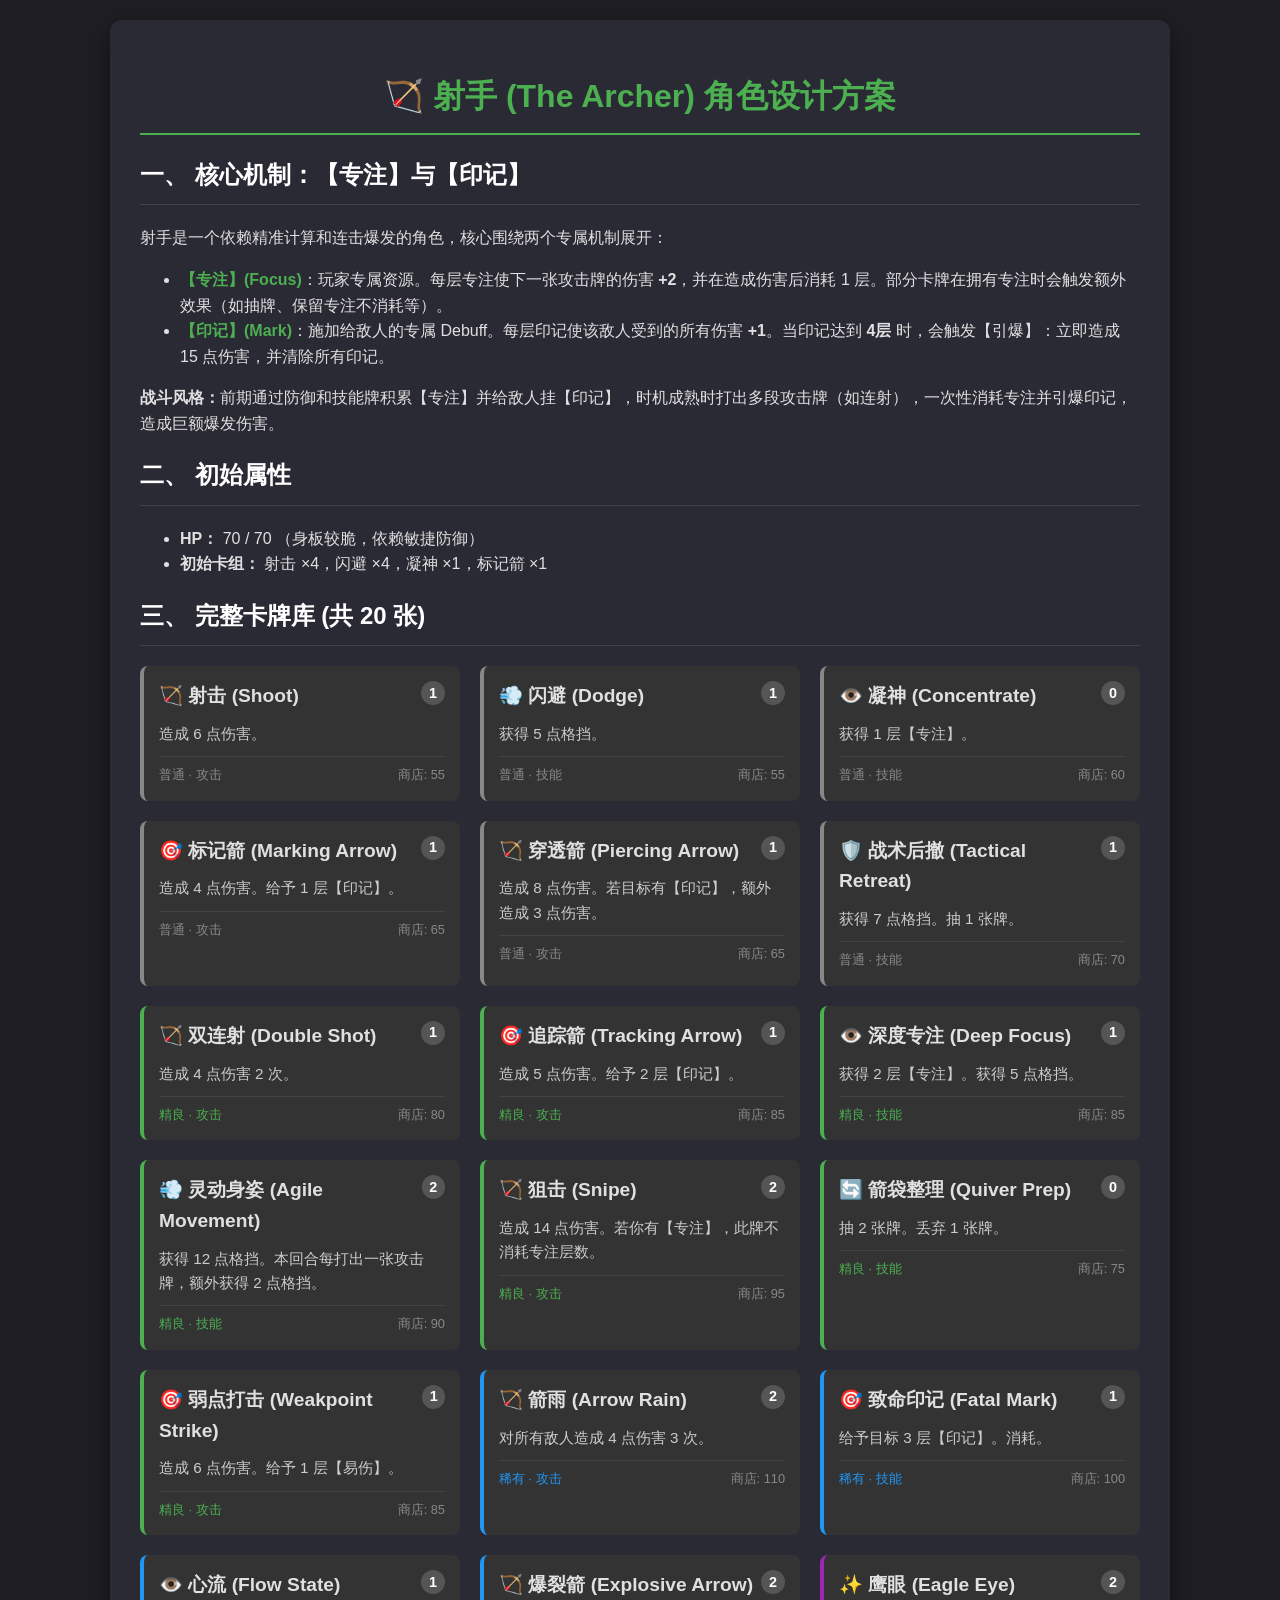
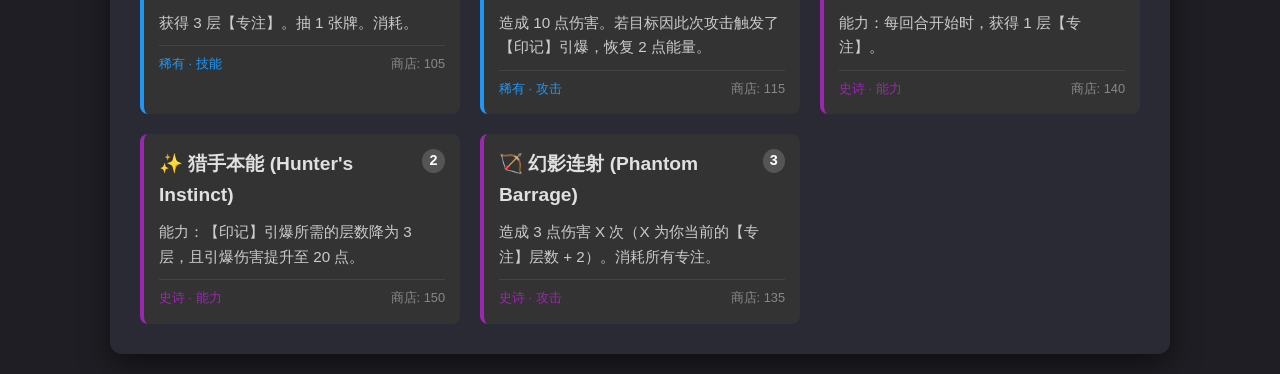
<file: archer_design.html>
<!DOCTYPE html>
<html lang="zh-CN">
<head>
  <meta charset="UTF-8">
  <title>射手角色设计方案预览</title>
  <style>
    body { font-family: 'Segoe UI', Tahoma, Geneva, Verdana, sans-serif; background: #1e1e24; color: #e0e0e0; margin: 0; padding: 20px; line-height: 1.6; }
    .container { max-width: 1000px; margin: 0 auto; background: #2a2a35; padding: 30px; border-radius: 12px; box-shadow: 0 10px 30px rgba(0,0,0,0.5); }
    h1, h2, h3 { color: #fff; border-bottom: 1px solid #444; padding-bottom: 10px; }
    h1 { text-align: center; color: #4caf50; border-bottom: 2px solid #4caf50; }
    .highlight { color: #4caf50; font-weight: bold; }
    .card-grid { display: grid; grid-template-columns: repeat(auto-fill, minmax(300px, 1fr)); gap: 20px; margin-top: 20px; }
    .card { background: #333; border-radius: 8px; padding: 15px; position: relative; }
    .card-title { font-size: 1.2rem; font-weight: bold; margin-bottom: 10px; display: flex; justify-content: space-between; }
    .card-cost { background: #555; color: #fff; width: 24px; height: 24px; border-radius: 50%; display: flex; align-items: center; justify-content: center; font-size: 0.9rem; }
    .card-desc { font-size: 0.95rem; color: #ccc; margin-bottom: 10px; }
    .card-meta { font-size: 0.8rem; color: #888; display: flex; justify-content: space-between; border-top: 1px solid #444; padding-top: 8px; }
    
    /* 品质样式 */
    .rarity-common { border-left: 4px solid #888; }
    .rarity-uncommon { border-left: 4px solid #4caf50; }
    .rarity-rare { border-left: 4px solid #2196f3; }
    .rarity-epic { border-left: 4px solid #9c27b0; }
    
    .tag-common { color: #888; }
    .tag-uncommon { color: #4caf50; }
    .tag-rare { color: #2196f3; }
    .tag-epic { color: #9c27b0; }
    
    table { width: 100%; border-collapse: collapse; margin: 20px 0; }
    th, td { padding: 12px; text-align: left; border-bottom: 1px solid #444; }
    th { background: #333; color: #fff; }
    tr:hover { background: #3a3a45; }
  </style>
</head>
<body>
  <div class="container">
    <h1>🏹 射手 (The Archer) 角色设计方案</h1>
    
    <h2>一、 核心机制：【专注】与【印记】</h2>
    <p>射手是一个依赖精准计算和连击爆发的角色，核心围绕两个专属机制展开：</p>
    <ul>
      <li><span class="highlight">【专注】(Focus)</span>：玩家专属资源。每层专注使下一张攻击牌的伤害 <strong>+2</strong>，并在造成伤害后消耗 1 层。部分卡牌在拥有专注时会触发额外效果（如抽牌、保留专注不消耗等）。</li>
      <li><span class="highlight">【印记】(Mark)</span>：施加给敌人的专属 Debuff。每层印记使该敌人受到的所有伤害 <strong>+1</strong>。当印记达到 <strong>4层</strong> 时，会触发【引爆】：立即造成 15 点伤害，并清除所有印记。</li>
    </ul>
    <p><strong>战斗风格：</strong>前期通过防御和技能牌积累【专注】并给敌人挂【印记】，时机成熟时打出多段攻击牌（如连射），一次性消耗专注并引爆印记，造成巨额爆发伤害。</p>

    <h2>二、 初始属性</h2>
    <ul>
      <li><strong>HP：</strong> 70 / 70 （身板较脆，依赖敏捷防御）</li>
      <li><strong>初始卡组：</strong> 射击 ×4，闪避 ×4，凝神 ×1，标记箭 ×1</li>
    </ul>

    <h2>三、 完整卡牌库 (共 20 张)</h2>
    
    <div class="card-grid">
      <!-- 基础牌 -->
      <div class="card rarity-common">
        <div class="card-title"><span>🏹 射击 (Shoot)</span><span class="card-cost">1</span></div>
        <div class="card-desc">造成 6 点伤害。</div>
        <div class="card-meta"><span class="tag-common">普通 · 攻击</span><span>商店: 55</span></div>
      </div>
      <div class="card rarity-common">
        <div class="card-title"><span>💨 闪避 (Dodge)</span><span class="card-cost">1</span></div>
        <div class="card-desc">获得 5 点格挡。</div>
        <div class="card-meta"><span class="tag-common">普通 · 技能</span><span>商店: 55</span></div>
      </div>
      <div class="card rarity-common">
        <div class="card-title"><span>👁️ 凝神 (Concentrate)</span><span class="card-cost">0</span></div>
        <div class="card-desc">获得 1 层【专注】。</div>
        <div class="card-meta"><span class="tag-common">普通 · 技能</span><span>商店: 60</span></div>
      </div>
      <div class="card rarity-common">
        <div class="card-title"><span>🎯 标记箭 (Marking Arrow)</span><span class="card-cost">1</span></div>
        <div class="card-desc">造成 4 点伤害。给予 1 层【印记】。</div>
        <div class="card-meta"><span class="tag-common">普通 · 攻击</span><span>商店: 65</span></div>
      </div>
      <div class="card rarity-common">
        <div class="card-title"><span>🏹 穿透箭 (Piercing Arrow)</span><span class="card-cost">1</span></div>
        <div class="card-desc">造成 8 点伤害。若目标有【印记】，额外造成 3 点伤害。</div>
        <div class="card-meta"><span class="tag-common">普通 · 攻击</span><span>商店: 65</span></div>
      </div>
      <div class="card rarity-common">
        <div class="card-title"><span>🛡️ 战术后撤 (Tactical Retreat)</span><span class="card-cost">1</span></div>
        <div class="card-desc">获得 7 点格挡。抽 1 张牌。</div>
        <div class="card-meta"><span class="tag-common">普通 · 技能</span><span>商店: 70</span></div>
      </div>

      <!-- 精良牌 -->
      <div class="card rarity-uncommon">
        <div class="card-title"><span>🏹 双连射 (Double Shot)</span><span class="card-cost">1</span></div>
        <div class="card-desc">造成 4 点伤害 2 次。</div>
        <div class="card-meta"><span class="tag-uncommon">精良 · 攻击</span><span>商店: 80</span></div>
      </div>
      <div class="card rarity-uncommon">
        <div class="card-title"><span>🎯 追踪箭 (Tracking Arrow)</span><span class="card-cost">1</span></div>
        <div class="card-desc">造成 5 点伤害。给予 2 层【印记】。</div>
        <div class="card-meta"><span class="tag-uncommon">精良 · 攻击</span><span>商店: 85</span></div>
      </div>
      <div class="card rarity-uncommon">
        <div class="card-title"><span>👁️ 深度专注 (Deep Focus)</span><span class="card-cost">1</span></div>
        <div class="card-desc">获得 2 层【专注】。获得 5 点格挡。</div>
        <div class="card-meta"><span class="tag-uncommon">精良 · 技能</span><span>商店: 85</span></div>
      </div>
      <div class="card rarity-uncommon">
        <div class="card-title"><span>💨 灵动身姿 (Agile Movement)</span><span class="card-cost">2</span></div>
        <div class="card-desc">获得 12 点格挡。本回合每打出一张攻击牌，额外获得 2 点格挡。</div>
        <div class="card-meta"><span class="tag-uncommon">精良 · 技能</span><span>商店: 90</span></div>
      </div>
      <div class="card rarity-uncommon">
        <div class="card-title"><span>🏹 狙击 (Snipe)</span><span class="card-cost">2</span></div>
        <div class="card-desc">造成 14 点伤害。若你有【专注】，此牌不消耗专注层数。</div>
        <div class="card-meta"><span class="tag-uncommon">精良 · 攻击</span><span>商店: 95</span></div>
      </div>
      <div class="card rarity-uncommon">
        <div class="card-title"><span>🔄 箭袋整理 (Quiver Prep)</span><span class="card-cost">0</span></div>
        <div class="card-desc">抽 2 张牌。丢弃 1 张牌。</div>
        <div class="card-meta"><span class="tag-uncommon">精良 · 技能</span><span>商店: 75</span></div>
      </div>
      <div class="card rarity-uncommon">
        <div class="card-title"><span>🎯 弱点打击 (Weakpoint Strike)</span><span class="card-cost">1</span></div>
        <div class="card-desc">造成 6 点伤害。给予 1 层【易伤】。</div>
        <div class="card-meta"><span class="tag-uncommon">精良 · 攻击</span><span>商店: 85</span></div>
      </div>

      <!-- 稀有牌 -->
      <div class="card rarity-rare">
        <div class="card-title"><span>🏹 箭雨 (Arrow Rain)</span><span class="card-cost">2</span></div>
        <div class="card-desc">对所有敌人造成 4 点伤害 3 次。</div>
        <div class="card-meta"><span class="tag-rare">稀有 · 攻击</span><span>商店: 110</span></div>
      </div>
      <div class="card rarity-rare">
        <div class="card-title"><span>🎯 致命印记 (Fatal Mark)</span><span class="card-cost">1</span></div>
        <div class="card-desc">给予目标 3 层【印记】。消耗。</div>
        <div class="card-meta"><span class="tag-rare">稀有 · 技能</span><span>商店: 100</span></div>
      </div>
      <div class="card rarity-rare">
        <div class="card-title"><span>👁️ 心流 (Flow State)</span><span class="card-cost">1</span></div>
        <div class="card-desc">获得 3 层【专注】。抽 1 张牌。消耗。</div>
        <div class="card-meta"><span class="tag-rare">稀有 · 技能</span><span>商店: 105</span></div>
      </div>
      <div class="card rarity-rare">
        <div class="card-title"><span>🏹 爆裂箭 (Explosive Arrow)</span><span class="card-cost">2</span></div>
        <div class="card-desc">造成 10 点伤害。若目标因此次攻击触发了【印记】引爆，恢复 2 点能量。</div>
        <div class="card-meta"><span class="tag-rare">稀有 · 攻击</span><span>商店: 115</span></div>
      </div>

      <!-- 史诗牌 -->
      <div class="card rarity-epic">
        <div class="card-title"><span>✨ 鹰眼 (Eagle Eye)</span><span class="card-cost">2</span></div>
        <div class="card-desc">能力：每回合开始时，获得 1 层【专注】。</div>
        <div class="card-meta"><span class="tag-epic">史诗 · 能力</span><span>商店: 140</span></div>
      </div>
      <div class="card rarity-epic">
        <div class="card-title"><span>✨ 猎手本能 (Hunter's Instinct)</span><span class="card-cost">2</span></div>
        <div class="card-desc">能力：【印记】引爆所需的层数降为 3 层，且引爆伤害提升至 20 点。</div>
        <div class="card-meta"><span class="tag-epic">史诗 · 能力</span><span>商店: 150</span></div>
      </div>
      <div class="card rarity-epic">
        <div class="card-title"><span>🏹 幻影连射 (Phantom Barrage)</span><span class="card-cost">3</span></div>
        <div class="card-desc">造成 3 点伤害 X 次（X 为你当前的【专注】层数 + 2）。消耗所有专注。</div>
        <div class="card-meta"><span class="tag-epic">史诗 · 攻击</span><span>商店: 135</span></div>
      </div>
    </div>

  </div>
</body>
</html>
</file>
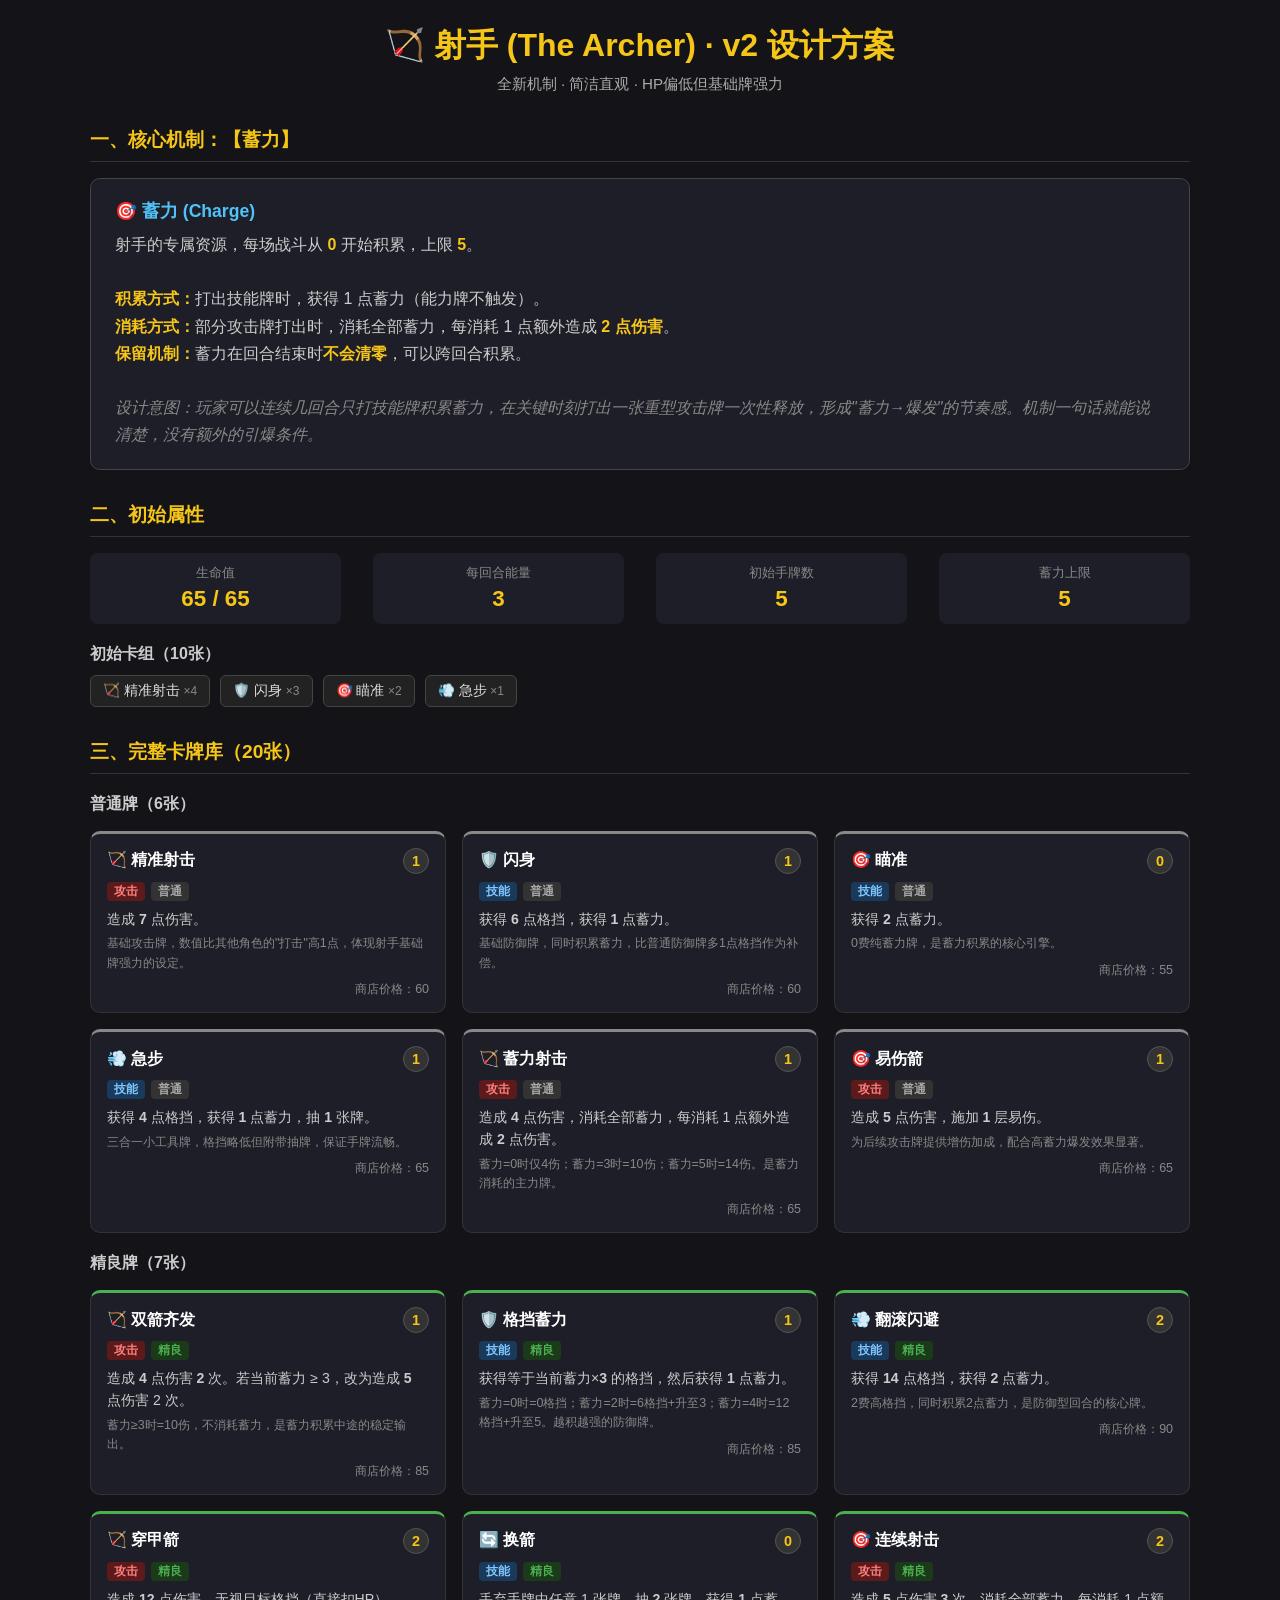
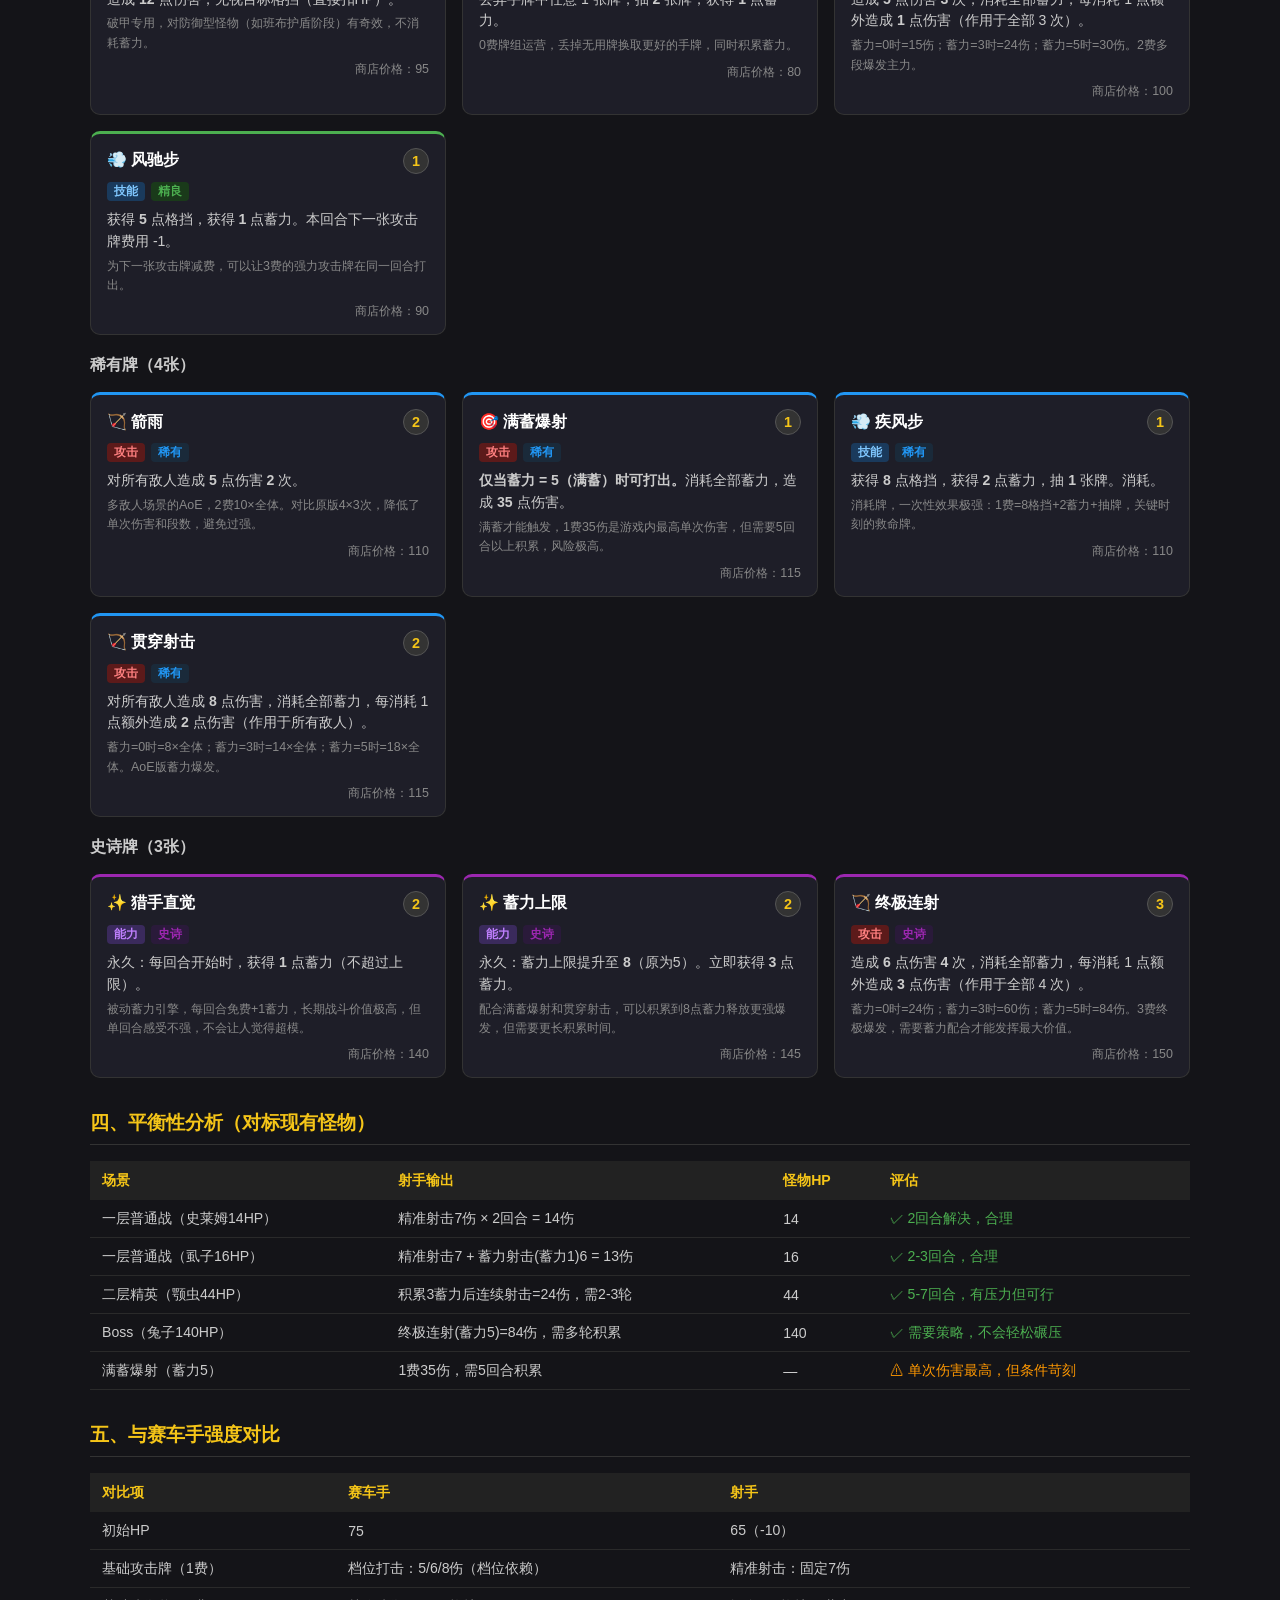
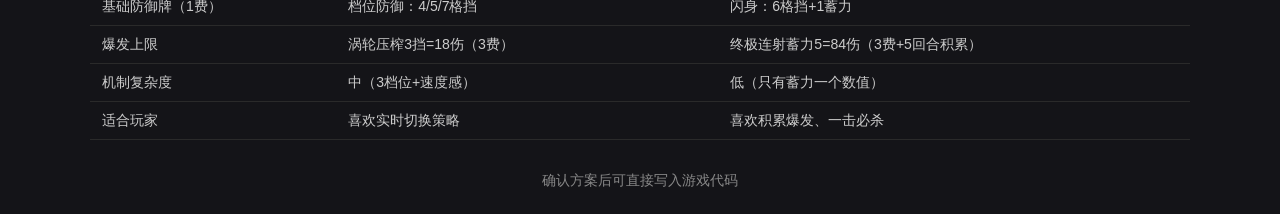
<file: archer_v2.html>
<!DOCTYPE html>
<html lang="zh-CN">
<head>
<meta charset="UTF-8">
<title>射手 v2 设计方案</title>
<style>
  * { box-sizing: border-box; margin: 0; padding: 0; }
  body { font-family: 'Segoe UI', sans-serif; background: #141418; color: #e0e0e0; padding: 24px; }
  .wrap { max-width: 1100px; margin: 0 auto; }
  h1 { text-align: center; color: #f5c518; font-size: 2rem; margin-bottom: 6px; }
  .subtitle { text-align: center; color: #aaa; margin-bottom: 32px; font-size: 0.95rem; }
  h2 { color: #f5c518; border-bottom: 1px solid #333; padding-bottom: 8px; margin: 32px 0 16px; font-size: 1.2rem; }
  h3 { color: #ccc; margin: 20px 0 10px; font-size: 1rem; }

  /* 机制说明框 */
  .mech-box { background: #1e1e28; border: 1px solid #444; border-radius: 10px; padding: 20px 24px; margin-bottom: 16px; }
  .mech-title { font-size: 1.1rem; font-weight: bold; color: #4fc3f7; margin-bottom: 8px; }
  .mech-desc { color: #ccc; line-height: 1.7; }
  .mech-desc strong { color: #f5c518; }

  /* 属性表 */
  .stat-row { display: flex; gap: 32px; flex-wrap: wrap; margin-bottom: 8px; }
  .stat { background: #1e1e28; border-radius: 8px; padding: 12px 20px; flex: 1; min-width: 160px; text-align: center; }
  .stat-label { font-size: 0.8rem; color: #888; margin-bottom: 4px; }
  .stat-value { font-size: 1.4rem; font-weight: bold; color: #f5c518; }

  /* 卡牌网格 */
  .card-grid { display: grid; grid-template-columns: repeat(auto-fill, minmax(280px, 1fr)); gap: 16px; margin-top: 16px; }

  /* 卡牌样式 */
  .card { border-radius: 10px; padding: 14px 16px; position: relative; background: #1e1e28; border: 1px solid #333; }
  .card.common  { border-top: 3px solid #888; }
  .card.uncommon{ border-top: 3px solid #4caf50; }
  .card.rare    { border-top: 3px solid #2196f3; }
  .card.epic    { border-top: 3px solid #9c27b0; }

  .card-header { display: flex; justify-content: space-between; align-items: center; margin-bottom: 8px; }
  .card-name { font-weight: bold; font-size: 1rem; color: #fff; }
  .card-cost { width: 26px; height: 26px; border-radius: 50%; background: #333; color: #f5c518; font-weight: bold; display: flex; align-items: center; justify-content: center; font-size: 0.9rem; border: 1px solid #555; flex-shrink: 0; }
  .card-tags { display: flex; gap: 6px; margin-bottom: 8px; flex-wrap: wrap; }
  .tag { font-size: 0.72rem; padding: 2px 7px; border-radius: 4px; font-weight: bold; }
  .tag-attack  { background: #5c1a1a; color: #ff8080; }
  .tag-skill   { background: #1a3a5c; color: #80c8ff; }
  .tag-power   { background: #3a2a5c; color: #c080ff; }
  .tag-common  { background: #333; color: #aaa; }
  .tag-uncommon{ background: #1a3a1a; color: #4caf50; }
  .tag-rare    { background: #1a2a3a; color: #2196f3; }
  .tag-epic    { background: #2a1a3a; color: #9c27b0; }
  .card-desc { font-size: 0.88rem; color: #ccc; line-height: 1.55; margin-bottom: 8px; }
  .card-desc .key { color: #f5c518; font-weight: bold; }
  .card-desc .note { font-size: 0.78rem; color: #888; margin-top: 4px; }
  .card-price { font-size: 0.78rem; color: #888; text-align: right; }

  /* 平衡说明表 */
  table { width: 100%; border-collapse: collapse; font-size: 0.88rem; }
  th { background: #222; color: #f5c518; padding: 10px 12px; text-align: left; }
  td { padding: 9px 12px; border-bottom: 1px solid #2a2a2a; color: #ccc; }
  tr:hover td { background: #1e1e28; }
  .ok { color: #4caf50; }
  .warn { color: #ff9800; }

  /* 起始卡组 */
  .deck-list { display: flex; gap: 10px; flex-wrap: wrap; }
  .deck-card { background: #222; border: 1px solid #444; border-radius: 6px; padding: 6px 12px; font-size: 0.85rem; color: #ddd; }
  .deck-card span { color: #888; font-size: 0.75rem; }
</style>
</head>
<body>
<div class="wrap">
  <h1>🏹 射手 (The Archer) · v2 设计方案</h1>
  <p class="subtitle">全新机制 · 简洁直观 · HP偏低但基础牌强力</p>

  <!-- 核心机制 -->
  <h2>一、核心机制：【蓄力】</h2>
  <div class="mech-box">
    <div class="mech-title">🎯 蓄力 (Charge)</div>
    <div class="mech-desc">
      射手的专属资源，每场战斗从 <strong>0</strong> 开始积累，上限 <strong>5</strong>。<br><br>
      <strong>积累方式：</strong>打出技能牌时，获得 1 点蓄力（能力牌不触发）。<br>
      <strong>消耗方式：</strong>部分攻击牌打出时，消耗全部蓄力，每消耗 1 点额外造成 <strong>2 点伤害</strong>。<br>
      <strong>保留机制：</strong>蓄力在回合结束时<strong>不会清零</strong>，可以跨回合积累。<br><br>
      <em style="color:#888">设计意图：玩家可以连续几回合只打技能牌积累蓄力，在关键时刻打出一张重型攻击牌一次性释放，形成"蓄力→爆发"的节奏感。机制一句话就能说清楚，没有额外的引爆条件。</em>
    </div>
  </div>

  <!-- 初始属性 -->
  <h2>二、初始属性</h2>
  <div class="stat-row">
    <div class="stat"><div class="stat-label">生命值</div><div class="stat-value">65 / 65</div></div>
    <div class="stat"><div class="stat-label">每回合能量</div><div class="stat-value">3</div></div>
    <div class="stat"><div class="stat-label">初始手牌数</div><div class="stat-value">5</div></div>
    <div class="stat"><div class="stat-label">蓄力上限</div><div class="stat-value">5</div></div>
  </div>
  <h3>初始卡组（10张）</h3>
  <div class="deck-list">
    <div class="deck-card">🏹 精准射击 <span>×4</span></div>
    <div class="deck-card">🛡️ 闪身 <span>×3</span></div>
    <div class="deck-card">🎯 瞄准 <span>×2</span></div>
    <div class="deck-card">💨 急步 <span>×1</span></div>
  </div>

  <!-- 卡牌库 -->
  <h2>三、完整卡牌库（20张）</h2>

  <h3>普通牌（6张）</h3>
  <div class="card-grid">

    <div class="card common">
      <div class="card-header"><span class="card-name">🏹 精准射击</span><span class="card-cost">1</span></div>
      <div class="card-tags"><span class="tag tag-attack">攻击</span><span class="tag tag-common">普通</span></div>
      <div class="card-desc">
        造成 <strong>7</strong> 点伤害。
        <div class="note">基础攻击牌，数值比其他角色的"打击"高1点，体现射手基础牌强力的设定。</div>
      </div>
      <div class="card-price">商店价格：60</div>
    </div>

    <div class="card common">
      <div class="card-header"><span class="card-name">🛡️ 闪身</span><span class="card-cost">1</span></div>
      <div class="card-tags"><span class="tag tag-skill">技能</span><span class="tag tag-common">普通</span></div>
      <div class="card-desc">
        获得 <strong>6</strong> 点格挡，获得 <strong>1</strong> 点蓄力。
        <div class="note">基础防御牌，同时积累蓄力，比普通防御牌多1点格挡作为补偿。</div>
      </div>
      <div class="card-price">商店价格：60</div>
    </div>

    <div class="card common">
      <div class="card-header"><span class="card-name">🎯 瞄准</span><span class="card-cost">0</span></div>
      <div class="card-tags"><span class="tag tag-skill">技能</span><span class="tag tag-common">普通</span></div>
      <div class="card-desc">
        获得 <strong>2</strong> 点蓄力。
        <div class="note">0费纯蓄力牌，是蓄力积累的核心引擎。</div>
      </div>
      <div class="card-price">商店价格：55</div>
    </div>

    <div class="card common">
      <div class="card-header"><span class="card-name">💨 急步</span><span class="card-cost">1</span></div>
      <div class="card-tags"><span class="tag tag-skill">技能</span><span class="tag tag-common">普通</span></div>
      <div class="card-desc">
        获得 <strong>4</strong> 点格挡，获得 <strong>1</strong> 点蓄力，抽 <strong>1</strong> 张牌。
        <div class="note">三合一小工具牌，格挡略低但附带抽牌，保证手牌流畅。</div>
      </div>
      <div class="card-price">商店价格：65</div>
    </div>

    <div class="card common">
      <div class="card-header"><span class="card-name">🏹 蓄力射击</span><span class="card-cost">1</span></div>
      <div class="card-tags"><span class="tag tag-attack">攻击</span><span class="tag tag-common">普通</span></div>
      <div class="card-desc">
        造成 <strong>4</strong> 点伤害，消耗全部蓄力，每消耗 1 点额外造成 <strong>2</strong> 点伤害。
        <div class="note">蓄力=0时仅4伤；蓄力=3时=10伤；蓄力=5时=14伤。是蓄力消耗的主力牌。</div>
      </div>
      <div class="card-price">商店价格：65</div>
    </div>

    <div class="card common">
      <div class="card-header"><span class="card-name">🎯 易伤箭</span><span class="card-cost">1</span></div>
      <div class="card-tags"><span class="tag tag-attack">攻击</span><span class="tag tag-common">普通</span></div>
      <div class="card-desc">
        造成 <strong>5</strong> 点伤害，施加 <strong>1</strong> 层易伤。
        <div class="note">为后续攻击牌提供增伤加成，配合高蓄力爆发效果显著。</div>
      </div>
      <div class="card-price">商店价格：65</div>
    </div>

  </div>

  <h3>精良牌（7张）</h3>
  <div class="card-grid">

    <div class="card uncommon">
      <div class="card-header"><span class="card-name">🏹 双箭齐发</span><span class="card-cost">1</span></div>
      <div class="card-tags"><span class="tag tag-attack">攻击</span><span class="tag tag-uncommon">精良</span></div>
      <div class="card-desc">
        造成 <strong>4</strong> 点伤害 <strong>2</strong> 次。若当前蓄力 ≥ 3，改为造成 <strong>5</strong> 点伤害 2 次。
        <div class="note">蓄力≥3时=10伤，不消耗蓄力，是蓄力积累中途的稳定输出。</div>
      </div>
      <div class="card-price">商店价格：85</div>
    </div>

    <div class="card uncommon">
      <div class="card-header"><span class="card-name">🛡️ 格挡蓄力</span><span class="card-cost">1</span></div>
      <div class="card-tags"><span class="tag tag-skill">技能</span><span class="tag tag-uncommon">精良</span></div>
      <div class="card-desc">
        获得等于当前蓄力×<strong>3</strong> 的格挡，然后获得 <strong>1</strong> 点蓄力。
        <div class="note">蓄力=0时=0格挡；蓄力=2时=6格挡+升至3；蓄力=4时=12格挡+升至5。越积越强的防御牌。</div>
      </div>
      <div class="card-price">商店价格：85</div>
    </div>

    <div class="card uncommon">
      <div class="card-header"><span class="card-name">💨 翻滚闪避</span><span class="card-cost">2</span></div>
      <div class="card-tags"><span class="tag tag-skill">技能</span><span class="tag tag-uncommon">精良</span></div>
      <div class="card-desc">
        获得 <strong>14</strong> 点格挡，获得 <strong>2</strong> 点蓄力。
        <div class="note">2费高格挡，同时积累2点蓄力，是防御型回合的核心牌。</div>
      </div>
      <div class="card-price">商店价格：90</div>
    </div>

    <div class="card uncommon">
      <div class="card-header"><span class="card-name">🏹 穿甲箭</span><span class="card-cost">2</span></div>
      <div class="card-tags"><span class="tag tag-attack">攻击</span><span class="tag tag-uncommon">精良</span></div>
      <div class="card-desc">
        造成 <strong>12</strong> 点伤害，无视目标格挡（直接扣HP）。
        <div class="note">破甲专用，对防御型怪物（如班布护盾阶段）有奇效，不消耗蓄力。</div>
      </div>
      <div class="card-price">商店价格：95</div>
    </div>

    <div class="card uncommon">
      <div class="card-header"><span class="card-name">🔄 换箭</span><span class="card-cost">0</span></div>
      <div class="card-tags"><span class="tag tag-skill">技能</span><span class="tag tag-uncommon">精良</span></div>
      <div class="card-desc">
        丢弃手牌中任意 1 张牌，抽 <strong>2</strong> 张牌，获得 <strong>1</strong> 点蓄力。
        <div class="note">0费牌组运营，丢掉无用牌换取更好的手牌，同时积累蓄力。</div>
      </div>
      <div class="card-price">商店价格：80</div>
    </div>

    <div class="card uncommon">
      <div class="card-header"><span class="card-name">🎯 连续射击</span><span class="card-cost">2</span></div>
      <div class="card-tags"><span class="tag tag-attack">攻击</span><span class="tag tag-uncommon">精良</span></div>
      <div class="card-desc">
        造成 <strong>5</strong> 点伤害 <strong>3</strong> 次，消耗全部蓄力，每消耗 1 点额外造成 <strong>1</strong> 点伤害（作用于全部 3 次）。
        <div class="note">蓄力=0时=15伤；蓄力=3时=24伤；蓄力=5时=30伤。2费多段爆发主力。</div>
      </div>
      <div class="card-price">商店价格：100</div>
    </div>

    <div class="card uncommon">
      <div class="card-header"><span class="card-name">💨 风驰步</span><span class="card-cost">1</span></div>
      <div class="card-tags"><span class="tag tag-skill">技能</span><span class="tag tag-uncommon">精良</span></div>
      <div class="card-desc">
        获得 <strong>5</strong> 点格挡，获得 <strong>1</strong> 点蓄力。本回合下一张攻击牌费用 -1。
        <div class="note">为下一张攻击牌减费，可以让3费的强力攻击牌在同一回合打出。</div>
      </div>
      <div class="card-price">商店价格：90</div>
    </div>

  </div>

  <h3>稀有牌（4张）</h3>
  <div class="card-grid">

    <div class="card rare">
      <div class="card-header"><span class="card-name">🏹 箭雨</span><span class="card-cost">2</span></div>
      <div class="card-tags"><span class="tag tag-attack">攻击</span><span class="tag tag-rare">稀有</span></div>
      <div class="card-desc">
        对所有敌人造成 <strong>5</strong> 点伤害 <strong>2</strong> 次。
        <div class="note">多敌人场景的AoE，2费10×全体。对比原版4×3次，降低了单次伤害和段数，避免过强。</div>
      </div>
      <div class="card-price">商店价格：110</div>
    </div>

    <div class="card rare">
      <div class="card-header"><span class="card-name">🎯 满蓄爆射</span><span class="card-cost">1</span></div>
      <div class="card-tags"><span class="tag tag-attack">攻击</span><span class="tag tag-rare">稀有</span></div>
      <div class="card-desc">
        <strong>仅当蓄力 = 5（满蓄）时可打出。</strong>消耗全部蓄力，造成 <strong>35</strong> 点伤害。
        <div class="note">满蓄才能触发，1费35伤是游戏内最高单次伤害，但需要5回合以上积累，风险极高。</div>
      </div>
      <div class="card-price">商店价格：115</div>
    </div>

    <div class="card rare">
      <div class="card-header"><span class="card-name">💨 疾风步</span><span class="card-cost">1</span></div>
      <div class="card-tags"><span class="tag tag-skill">技能</span><span class="tag tag-rare">稀有</span></div>
      <div class="card-desc">
        获得 <strong>8</strong> 点格挡，获得 <strong>2</strong> 点蓄力，抽 <strong>1</strong> 张牌。消耗。
        <div class="note">消耗牌，一次性效果极强：1费=8格挡+2蓄力+抽牌，关键时刻的救命牌。</div>
      </div>
      <div class="card-price">商店价格：110</div>
    </div>

    <div class="card rare">
      <div class="card-header"><span class="card-name">🏹 贯穿射击</span><span class="card-cost">2</span></div>
      <div class="card-tags"><span class="tag tag-attack">攻击</span><span class="tag tag-rare">稀有</span></div>
      <div class="card-desc">
        对所有敌人造成 <strong>8</strong> 点伤害，消耗全部蓄力，每消耗 1 点额外造成 <strong>2</strong> 点伤害（作用于所有敌人）。
        <div class="note">蓄力=0时=8×全体；蓄力=3时=14×全体；蓄力=5时=18×全体。AoE版蓄力爆发。</div>
      </div>
      <div class="card-price">商店价格：115</div>
    </div>

  </div>

  <h3>史诗牌（3张）</h3>
  <div class="card-grid">

    <div class="card epic">
      <div class="card-header"><span class="card-name">✨ 猎手直觉</span><span class="card-cost">2</span></div>
      <div class="card-tags"><span class="tag tag-power">能力</span><span class="tag tag-epic">史诗</span></div>
      <div class="card-desc">
        永久：每回合开始时，获得 <strong>1</strong> 点蓄力（不超过上限）。
        <div class="note">被动蓄力引擎，每回合免费+1蓄力，长期战斗价值极高，但单回合感受不强，不会让人觉得超模。</div>
      </div>
      <div class="card-price">商店价格：140</div>
    </div>

    <div class="card epic">
      <div class="card-header"><span class="card-name">✨ 蓄力上限</span><span class="card-cost">2</span></div>
      <div class="card-tags"><span class="tag tag-power">能力</span><span class="tag tag-epic">史诗</span></div>
      <div class="card-desc">
        永久：蓄力上限提升至 <strong>8</strong>（原为5）。立即获得 <strong>3</strong> 点蓄力。
        <div class="note">配合满蓄爆射和贯穿射击，可以积累到8点蓄力释放更强爆发，但需要更长积累时间。</div>
      </div>
      <div class="card-price">商店价格：145</div>
    </div>

    <div class="card epic">
      <div class="card-header"><span class="card-name">🏹 终极连射</span><span class="card-cost">3</span></div>
      <div class="card-tags"><span class="tag tag-attack">攻击</span><span class="tag tag-epic">史诗</span></div>
      <div class="card-desc">
        造成 <strong>6</strong> 点伤害 <strong>4</strong> 次，消耗全部蓄力，每消耗 1 点额外造成 <strong>3</strong> 点伤害（作用于全部 4 次）。
        <div class="note">蓄力=0时=24伤；蓄力=3时=60伤；蓄力=5时=84伤。3费终极爆发，需要蓄力配合才能发挥最大价值。</div>
      </div>
      <div class="card-price">商店价格：150</div>
    </div>

  </div>

  <!-- 平衡性分析 -->
  <h2>四、平衡性分析（对标现有怪物）</h2>
  <table>
    <tr><th>场景</th><th>射手输出</th><th>怪物HP</th><th>评估</th></tr>
    <tr>
      <td>一层普通战（史莱姆14HP）</td>
      <td>精准射击7伤 × 2回合 = 14伤</td>
      <td>14</td>
      <td class="ok">✓ 2回合解决，合理</td>
    </tr>
    <tr>
      <td>一层普通战（虱子16HP）</td>
      <td>精准射击7 + 蓄力射击(蓄力1)6 = 13伤</td>
      <td>16</td>
      <td class="ok">✓ 2-3回合，合理</td>
    </tr>
    <tr>
      <td>二层精英（颚虫44HP）</td>
      <td>积累3蓄力后连续射击=24伤，需2-3轮</td>
      <td>44</td>
      <td class="ok">✓ 5-7回合，有压力但可行</td>
    </tr>
    <tr>
      <td>Boss（兔子140HP）</td>
      <td>终极连射(蓄力5)=84伤，需多轮积累</td>
      <td>140</td>
      <td class="ok">✓ 需要策略，不会轻松碾压</td>
    </tr>
    <tr>
      <td>满蓄爆射（蓄力5）</td>
      <td>1费35伤，需5回合积累</td>
      <td>—</td>
      <td class="warn">⚠ 单次伤害最高，但条件苛刻</td>
    </tr>
  </table>

  <h2>五、与赛车手强度对比</h2>
  <table>
    <tr><th>对比项</th><th>赛车手</th><th>射手</th></tr>
    <tr><td>初始HP</td><td>75</td><td>65（-10）</td></tr>
    <tr><td>基础攻击牌（1费）</td><td>档位打击：5/6/8伤（档位依赖）</td><td>精准射击：固定7伤</td></tr>
    <tr><td>基础防御牌（1费）</td><td>档位防御：4/5/7格挡</td><td>闪身：6格挡+1蓄力</td></tr>
    <tr><td>爆发上限</td><td>涡轮压榨3挡=18伤（3费）</td><td>终极连射蓄力5=84伤（3费+5回合积累）</td></tr>
    <tr><td>机制复杂度</td><td>中（3档位+速度感）</td><td>低（只有蓄力一个数值）</td></tr>
    <tr><td>适合玩家</td><td>喜欢实时切换策略</td><td>喜欢积累爆发、一击必杀</td></tr>
  </table>

  <p style="color:#888;text-align:center;margin-top:32px;font-size:0.85rem">确认方案后可直接写入游戏代码</p>
</div>
</body>
</html>
</file>
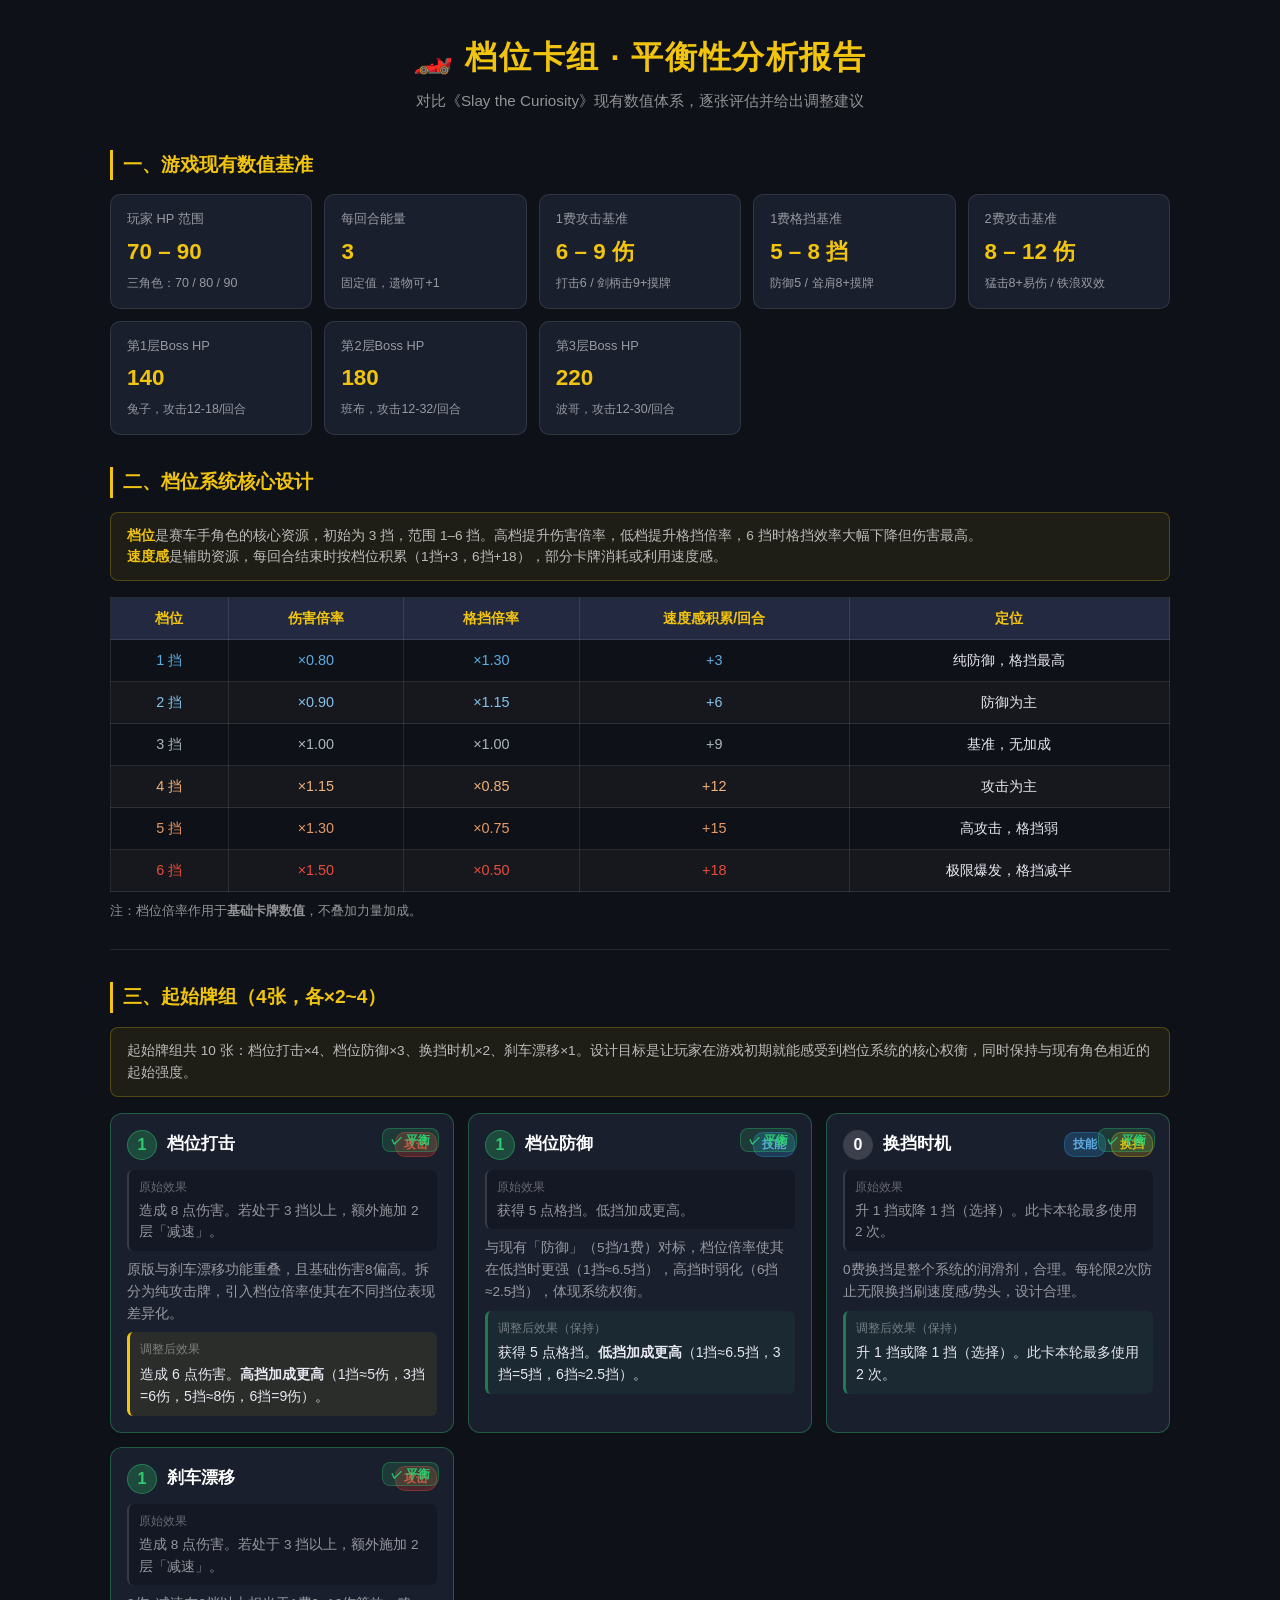
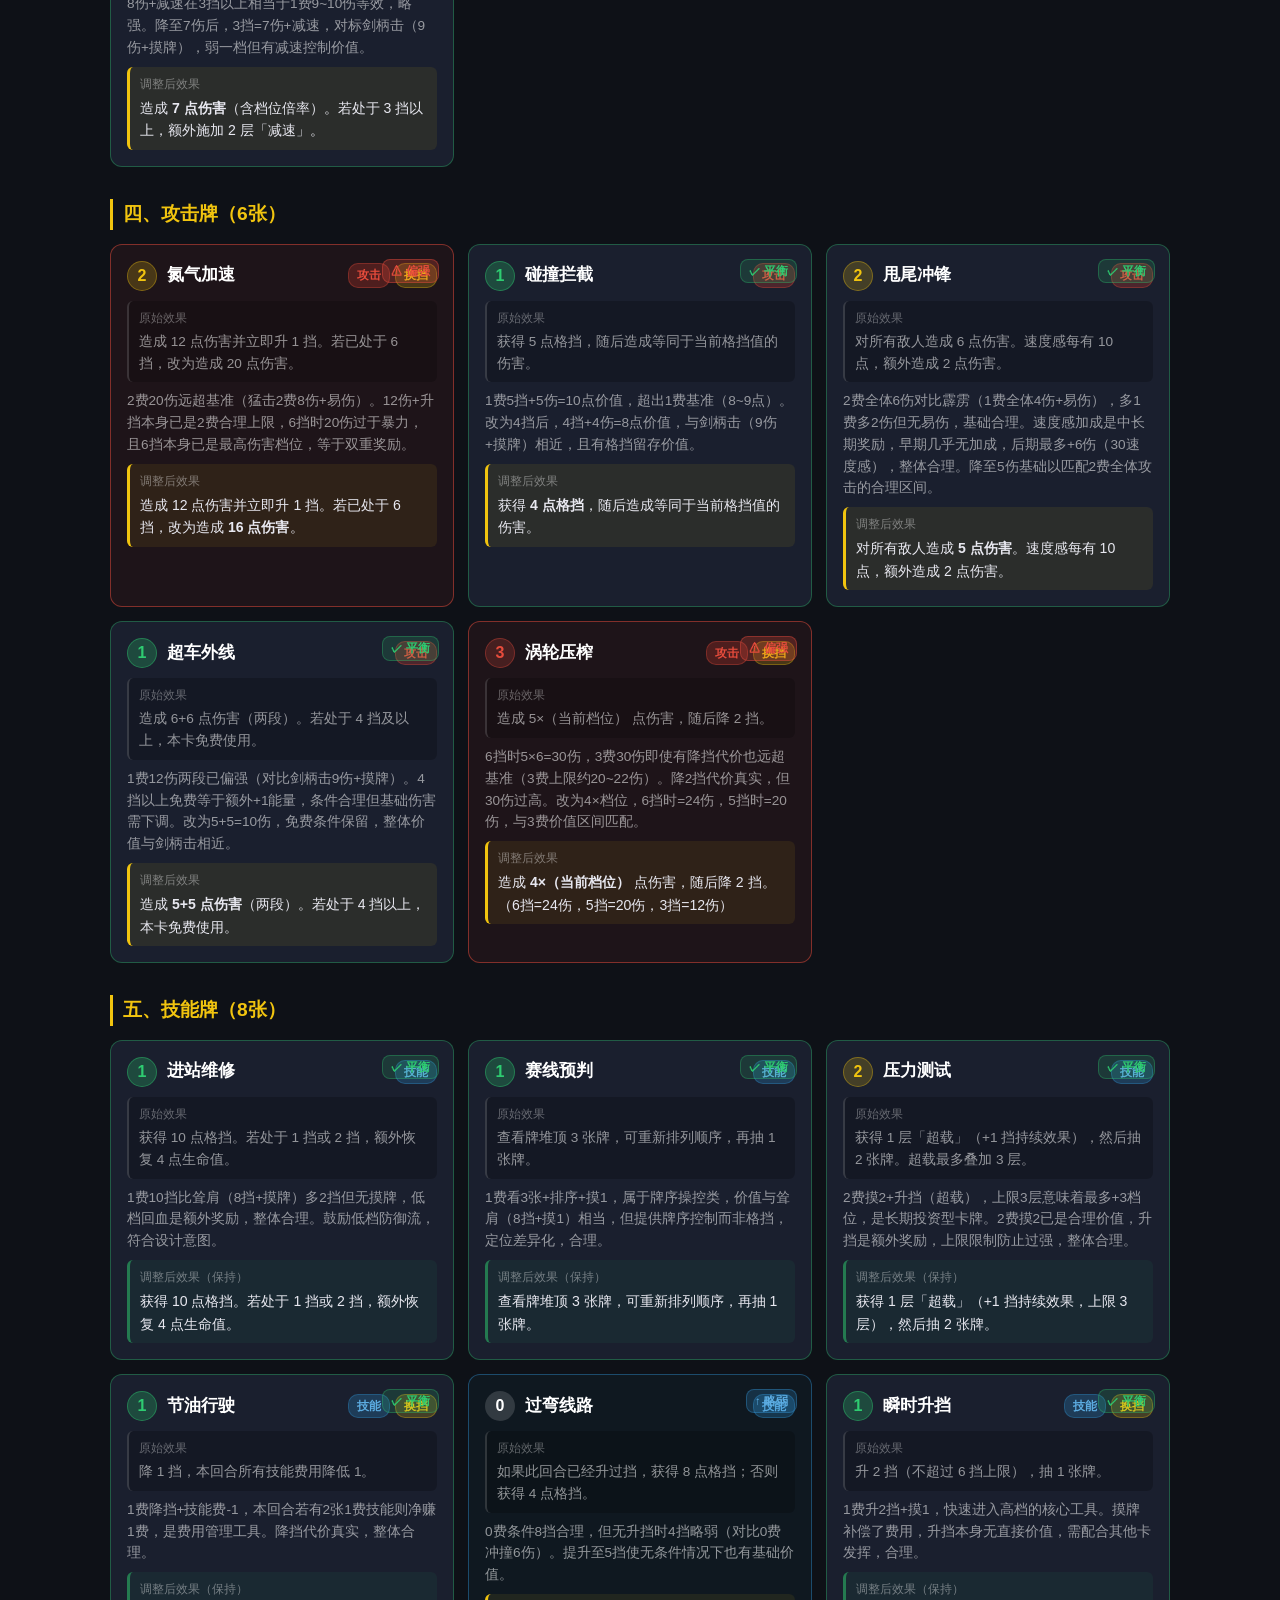
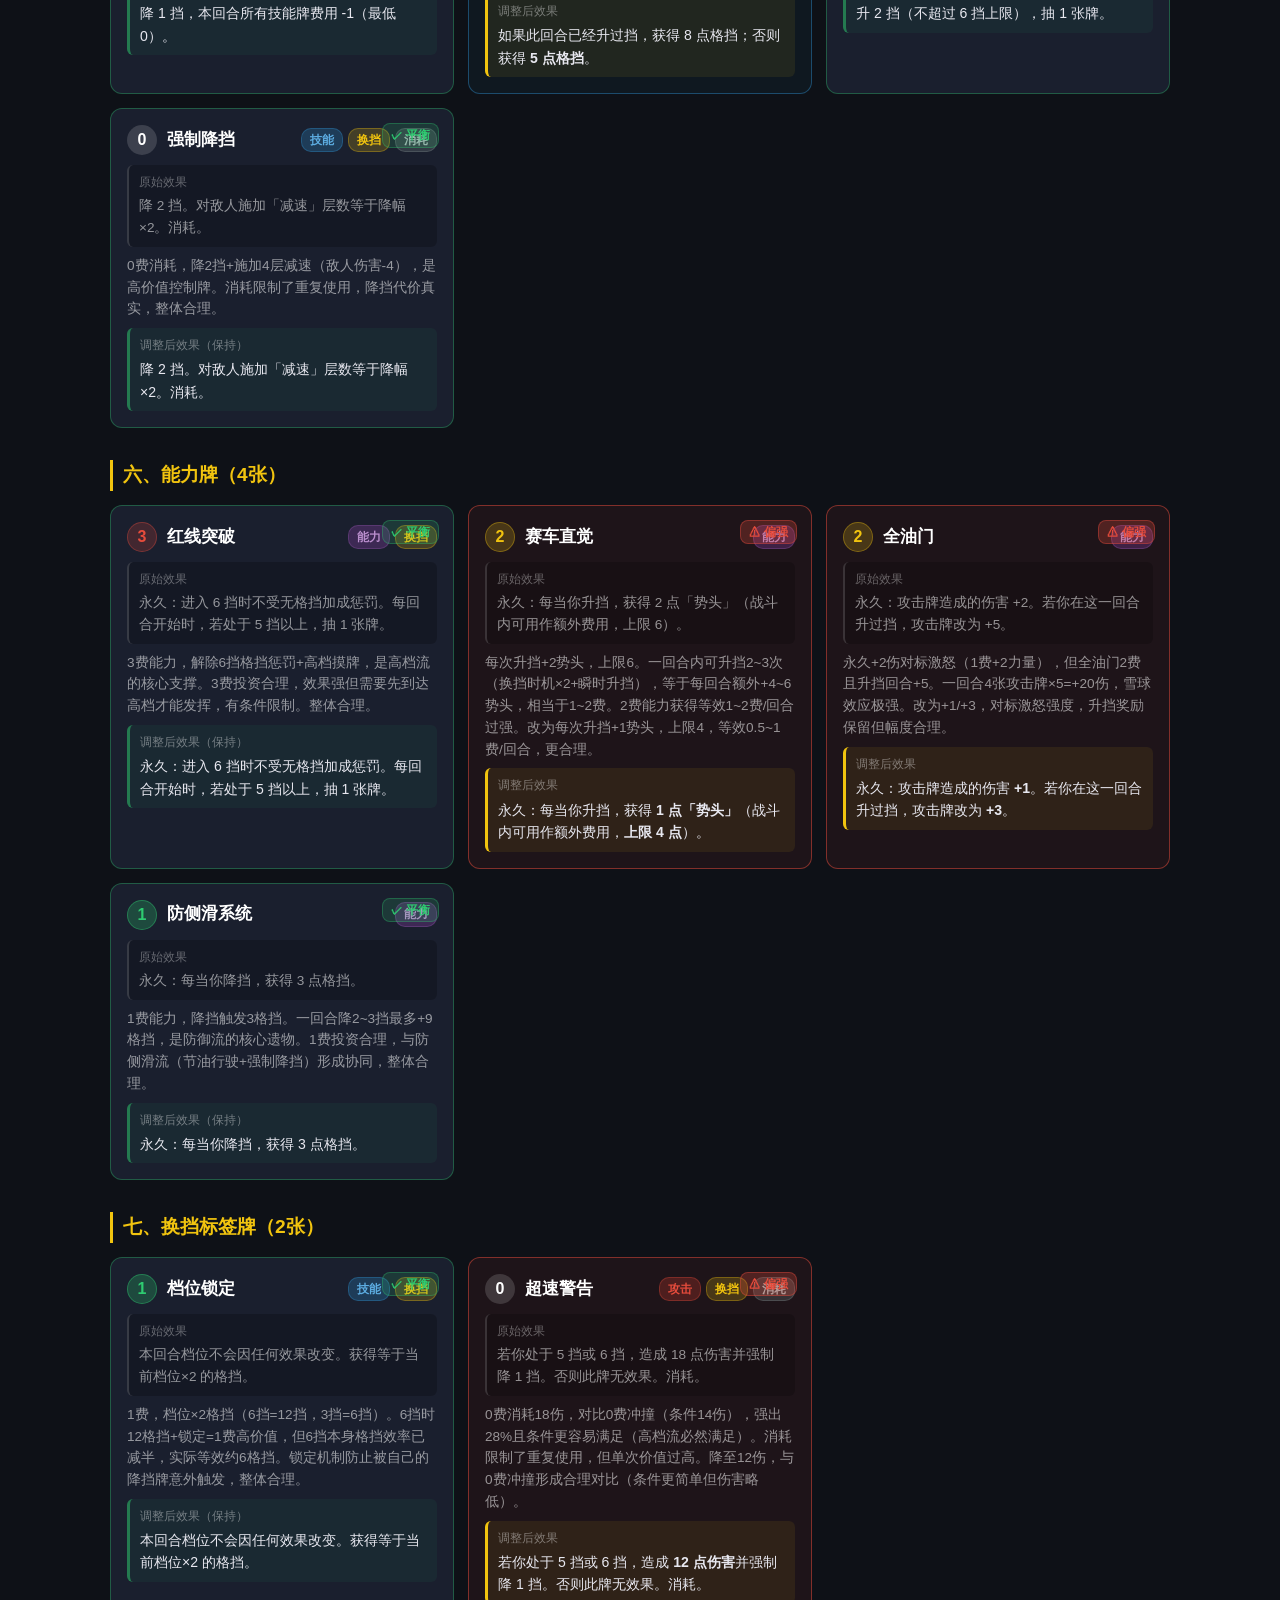
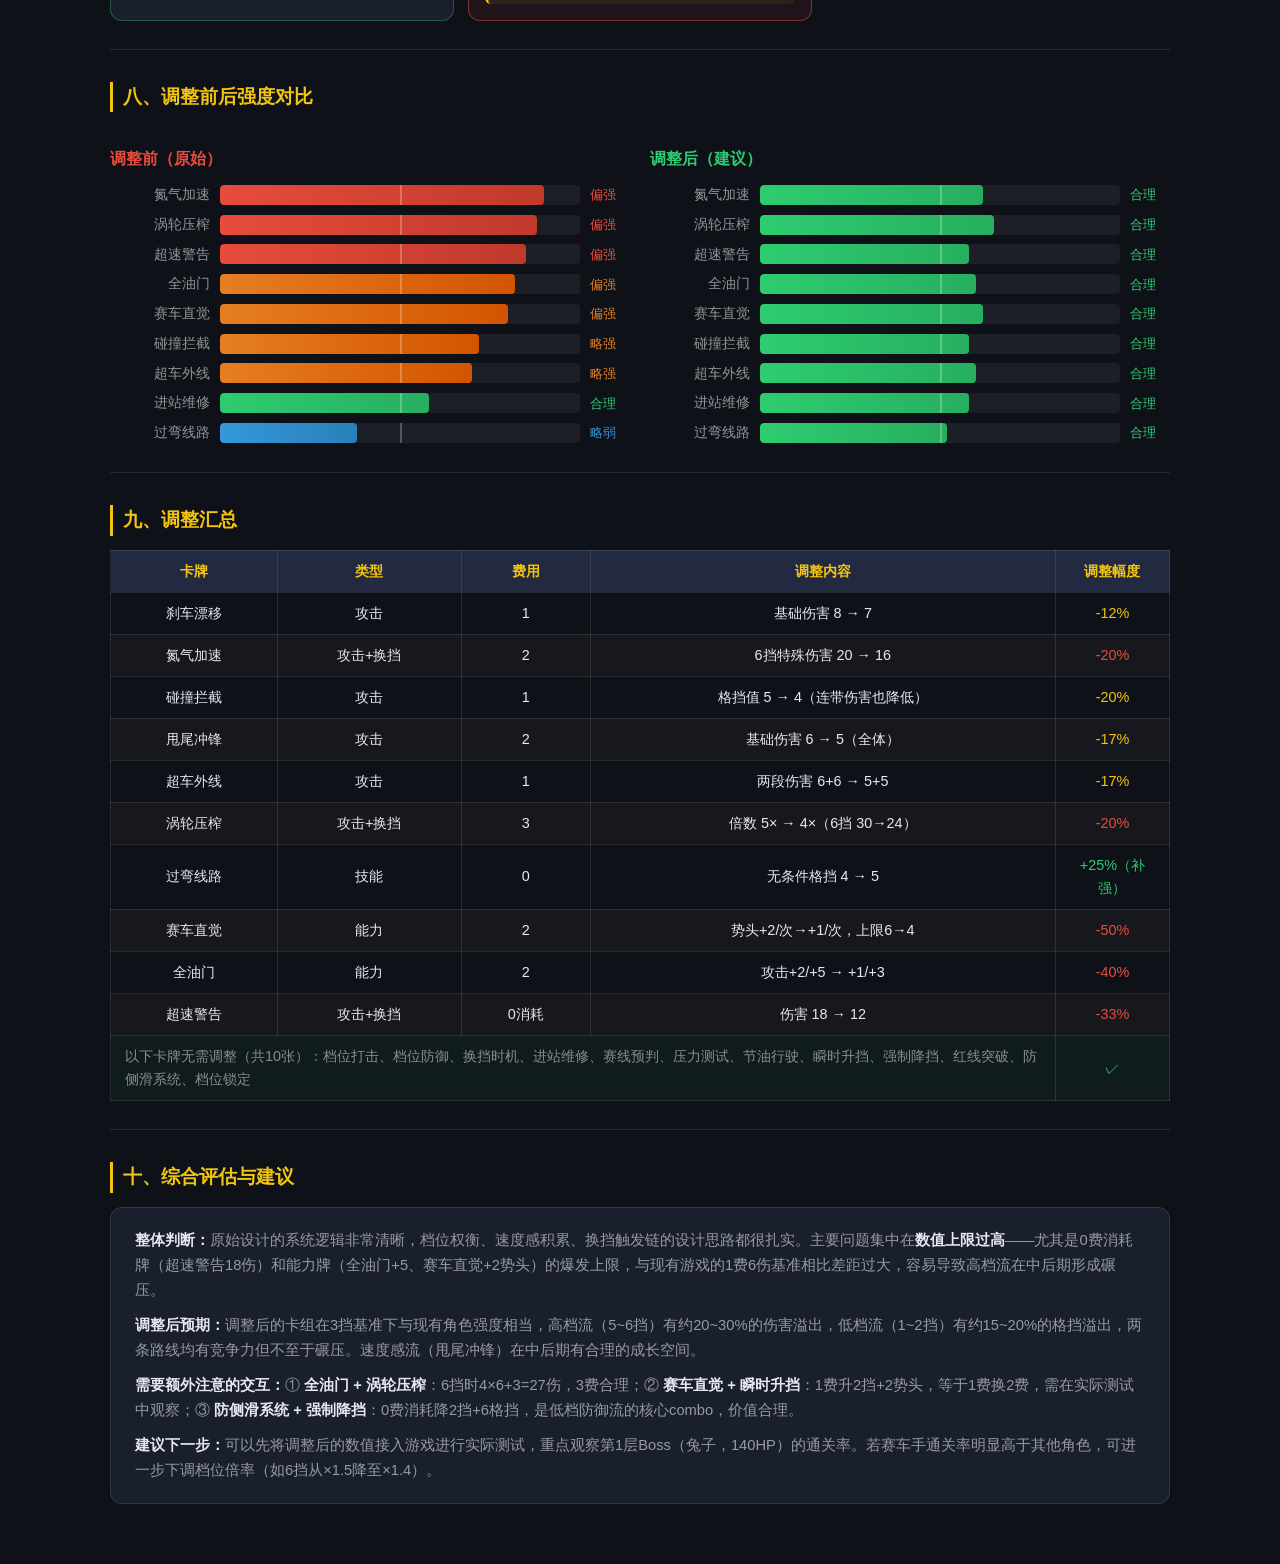
<file: gear_balance_report.html>
<!DOCTYPE html>
<html lang="zh-CN">
<head>
<meta charset="UTF-8">
<meta name="viewport" content="width=device-width, initial-scale=1.0">
<title>档位卡组平衡性报告</title>
<style>
  :root {
    --bg: #0e1117;
    --surface: #1a1f2e;
    --surface2: #232940;
    --border: rgba(255,255,255,0.1);
    --text: #e8e8f0;
    --text-dim: rgba(255,255,255,0.55);
    --gold: #f1c40f;
    --red: #e74c3c;
    --green: #2ecc71;
    --blue: #3498db;
    --orange: #e67e22;
    --purple: #9b59b6;
    --attack: #c0392b;
    --skill: #2980b9;
    --power: #8e44ad;
  }
  * { box-sizing: border-box; margin: 0; padding: 0; }
  body { background: var(--bg); color: var(--text); font-family: 'Segoe UI', 'PingFang SC', 'Microsoft YaHei', sans-serif; font-size: 15px; line-height: 1.6; }
  
  .page { max-width: 1100px; margin: 0 auto; padding: 32px 20px 60px; }
  
  h1 { font-size: 2rem; color: var(--gold); text-align: center; margin-bottom: 6px; letter-spacing: 0.05em; }
  .subtitle { text-align: center; color: var(--text-dim); font-size: 0.95rem; margin-bottom: 36px; }
  
  h2 { font-size: 1.2rem; color: var(--gold); margin: 32px 0 14px; padding-left: 10px; border-left: 3px solid var(--gold); }
  h3 { font-size: 1rem; color: rgba(255,255,255,0.8); margin: 20px 0 10px; }
  
  /* 基准参考面板 */
  .benchmark-grid { display: grid; grid-template-columns: repeat(auto-fill, minmax(200px, 1fr)); gap: 12px; margin-bottom: 8px; }
  .benchmark-card { background: var(--surface); border: 1px solid var(--border); border-radius: 10px; padding: 14px 16px; }
  .benchmark-card .label { font-size: 0.8rem; color: var(--text-dim); margin-bottom: 4px; }
  .benchmark-card .value { font-size: 1.4rem; font-weight: 700; color: var(--gold); }
  .benchmark-card .note { font-size: 0.78rem; color: var(--text-dim); margin-top: 4px; }

  /* 档位系统说明 */
  .gear-table { width: 100%; border-collapse: collapse; margin-bottom: 8px; }
  .gear-table th, .gear-table td { padding: 9px 14px; border: 1px solid var(--border); text-align: center; font-size: 0.9rem; }
  .gear-table th { background: var(--surface2); color: var(--gold); font-weight: 700; }
  .gear-table tr:nth-child(even) td { background: rgba(255,255,255,0.03); }
  .gear-table .g1 { color: #5dade2; }
  .gear-table .g2 { color: #85c1e9; }
  .gear-table .g3 { color: #aab7b8; }
  .gear-table .g4 { color: #f0b27a; }
  .gear-table .g5 { color: #e59866; }
  .gear-table .g6 { color: #e74c3c; }

  /* 卡牌列表 */
  .card-section { margin-bottom: 28px; }
  .cards-grid { display: grid; grid-template-columns: repeat(auto-fill, minmax(320px, 1fr)); gap: 14px; }
  .card-entry { background: var(--surface); border: 1px solid var(--border); border-radius: 12px; padding: 16px; position: relative; }
  .card-entry.overpowered { border-color: rgba(231,76,60,0.5); background: rgba(231,76,60,0.07); }
  .card-entry.underpowered { border-color: rgba(52,152,219,0.4); background: rgba(52,152,219,0.05); }
  .card-entry.balanced { border-color: rgba(46,204,113,0.35); }
  
  .card-header { display: flex; align-items: center; gap: 10px; margin-bottom: 10px; }
  .card-cost { width: 30px; height: 30px; border-radius: 50%; display: flex; align-items: center; justify-content: center; font-weight: 900; font-size: 1rem; flex-shrink: 0; }
  .cost-0 { background: rgba(255,255,255,0.15); color: #fff; }
  .cost-1 { background: rgba(46,204,113,0.25); color: #2ecc71; border: 1px solid rgba(46,204,113,0.4); }
  .cost-2 { background: rgba(241,196,15,0.2); color: #f1c40f; border: 1px solid rgba(241,196,15,0.35); }
  .cost-3 { background: rgba(231,76,60,0.2); color: #e74c3c; border: 1px solid rgba(231,76,60,0.35); }
  .card-name { font-size: 1.05rem; font-weight: 700; color: #fff; }
  .card-tags { display: flex; gap: 5px; flex-wrap: wrap; margin-left: auto; }
  .tag { font-size: 0.72rem; padding: 2px 8px; border-radius: 10px; font-weight: 600; }
  .tag-attack { background: rgba(192,57,43,0.3); color: #e74c3c; border: 1px solid rgba(231,76,60,0.3); }
  .tag-skill { background: rgba(41,128,185,0.3); color: #5dade2; border: 1px solid rgba(52,152,219,0.3); }
  .tag-power { background: rgba(142,68,173,0.3); color: #bb8fce; border: 1px solid rgba(155,89,182,0.3); }
  .tag-shift { background: rgba(241,196,15,0.2); color: #f1c40f; border: 1px solid rgba(241,196,15,0.3); }
  .tag-exhaust { background: rgba(127,140,141,0.25); color: #aab7b8; border: 1px solid rgba(127,140,141,0.3); }
  
  .card-original { font-size: 0.85rem; color: var(--text-dim); margin-bottom: 8px; padding: 8px 10px; background: rgba(0,0,0,0.2); border-radius: 6px; border-left: 2px solid rgba(255,255,255,0.15); }
  .card-original .label { font-size: 0.75rem; color: rgba(255,255,255,0.35); margin-bottom: 3px; }

  .card-analysis { font-size: 0.85rem; color: var(--text-dim); margin-bottom: 8px; }
  
  .card-adjusted { font-size: 0.88rem; color: var(--text); padding: 8px 10px; border-radius: 6px; border-left: 3px solid; }
  .card-adjusted.changed { border-color: #f1c40f; background: rgba(241,196,15,0.08); }
  .card-adjusted.unchanged { border-color: rgba(46,204,113,0.5); background: rgba(46,204,113,0.06); }
  .card-adjusted .label { font-size: 0.75rem; color: rgba(255,255,255,0.4); margin-bottom: 3px; }
  .card-adjusted .text { color: #e8e8f0; }

  .verdict { position: absolute; top: 14px; right: 14px; font-size: 0.72rem; font-weight: 700; padding: 2px 8px; border-radius: 8px; }
  .verdict-op { background: rgba(231,76,60,0.25); color: #e74c3c; border: 1px solid rgba(231,76,60,0.4); }
  .verdict-up { background: rgba(52,152,219,0.2); color: #5dade2; border: 1px solid rgba(52,152,219,0.35); }
  .verdict-ok { background: rgba(46,204,113,0.15); color: #2ecc71; border: 1px solid rgba(46,204,113,0.3); }

  /* 强度对比图 */
  .strength-chart { display: flex; flex-direction: column; gap: 8px; }
  .strength-row { display: flex; align-items: center; gap: 10px; }
  .strength-name { width: 100px; font-size: 0.85rem; color: var(--text-dim); text-align: right; flex-shrink: 0; }
  .strength-bar-wrap { flex: 1; height: 20px; background: rgba(255,255,255,0.06); border-radius: 4px; overflow: hidden; position: relative; }
  .strength-bar { height: 100%; border-radius: 4px; transition: width 0.3s; }
  .strength-val { width: 40px; font-size: 0.82rem; color: var(--text-dim); text-align: left; flex-shrink: 0; }
  .bar-baseline { position: absolute; left: 50%; top: 0; bottom: 0; width: 2px; background: rgba(255,255,255,0.25); }

  /* 总结 */
  .summary-box { background: var(--surface); border: 1px solid var(--border); border-radius: 12px; padding: 20px 24px; margin-top: 8px; }
  .summary-box p { color: var(--text-dim); font-size: 0.92rem; margin-bottom: 10px; line-height: 1.7; }
  .summary-box p:last-child { margin-bottom: 0; }
  .summary-box strong { color: var(--text); }

  .divider { border: none; border-top: 1px solid var(--border); margin: 28px 0; }

  .note-box { background: rgba(241,196,15,0.07); border: 1px solid rgba(241,196,15,0.25); border-radius: 8px; padding: 12px 16px; font-size: 0.85rem; color: rgba(255,255,255,0.7); margin-bottom: 16px; }
  .note-box strong { color: var(--gold); }
</style>
</head>
<body>
<div class="page">

  <h1>🏎️ 档位卡组 · 平衡性分析报告</h1>
  <div class="subtitle">对比《Slay the Curiosity》现有数值体系，逐张评估并给出调整建议</div>

  <!-- ── 游戏数值基准 ── -->
  <h2>一、游戏现有数值基准</h2>
  <div class="benchmark-grid">
    <div class="benchmark-card">
      <div class="label">玩家 HP 范围</div>
      <div class="value">70 – 90</div>
      <div class="note">三角色：70 / 80 / 90</div>
    </div>
    <div class="benchmark-card">
      <div class="label">每回合能量</div>
      <div class="value">3</div>
      <div class="note">固定值，遗物可+1</div>
    </div>
    <div class="benchmark-card">
      <div class="label">1费攻击基准</div>
      <div class="value">6 – 9 伤</div>
      <div class="note">打击6 / 剑柄击9+摸牌</div>
    </div>
    <div class="benchmark-card">
      <div class="label">1费格挡基准</div>
      <div class="value">5 – 8 挡</div>
      <div class="note">防御5 / 耸肩8+摸牌</div>
    </div>
    <div class="benchmark-card">
      <div class="label">2费攻击基准</div>
      <div class="value">8 – 12 伤</div>
      <div class="note">猛击8+易伤 / 铁浪双效</div>
    </div>
    <div class="benchmark-card">
      <div class="label">第1层Boss HP</div>
      <div class="value">140</div>
      <div class="note">兔子，攻击12-18/回合</div>
    </div>
    <div class="benchmark-card">
      <div class="label">第2层Boss HP</div>
      <div class="value">180</div>
      <div class="note">班布，攻击12-32/回合</div>
    </div>
    <div class="benchmark-card">
      <div class="label">第3层Boss HP</div>
      <div class="value">220</div>
      <div class="note">波哥，攻击12-30/回合</div>
    </div>
  </div>

  <!-- ── 档位系统说明 ── -->
  <h2>二、档位系统核心设计</h2>
  <div class="note-box">
    <strong>档位</strong>是赛车手角色的核心资源，初始为 3 挡，范围 1–6 挡。高档提升伤害倍率，低档提升格挡倍率，6 挡时格挡效率大幅下降但伤害最高。<br>
    <strong>速度感</strong>是辅助资源，每回合结束时按档位积累（1挡+3，6挡+18），部分卡牌消耗或利用速度感。
  </div>
  <table class="gear-table">
    <thead>
      <tr><th>档位</th><th>伤害倍率</th><th>格挡倍率</th><th>速度感积累/回合</th><th>定位</th></tr>
    </thead>
    <tbody>
      <tr><td class="g1">1 挡</td><td class="g1">×0.80</td><td class="g1">×1.30</td><td class="g1">+3</td><td>纯防御，格挡最高</td></tr>
      <tr><td class="g2">2 挡</td><td class="g2">×0.90</td><td class="g2">×1.15</td><td class="g2">+6</td><td>防御为主</td></tr>
      <tr><td class="g3">3 挡</td><td class="g3">×1.00</td><td class="g3">×1.00</td><td class="g3">+9</td><td>基准，无加成</td></tr>
      <tr><td class="g4">4 挡</td><td class="g4">×1.15</td><td class="g4">×0.85</td><td class="g4">+12</td><td>攻击为主</td></tr>
      <tr><td class="g5">5 挡</td><td class="g5">×1.30</td><td class="g5">×0.75</td><td class="g5">+15</td><td>高攻击，格挡弱</td></tr>
      <tr><td class="g6">6 挡</td><td class="g6">×1.50</td><td class="g6">×0.50</td><td class="g6">+18</td><td>极限爆发，格挡减半</td></tr>
    </tbody>
  </table>
  <p style="font-size:0.82rem;color:var(--text-dim);margin-top:6px;">注：档位倍率作用于<b>基础卡牌数值</b>，不叠加力量加成。</p>

  <hr class="divider">

  <!-- ── 起始牌组 ── -->
  <h2>三、起始牌组（4张，各×2~4）</h2>
  <div class="note-box">起始牌组共 10 张：档位打击×4、档位防御×3、换挡时机×2、刹车漂移×1。设计目标是让玩家在游戏初期就能感受到档位系统的核心权衡，同时保持与现有角色相近的起始强度。</div>
  <div class="cards-grid">

    <div class="card-entry balanced">
      <span class="verdict verdict-ok">✓ 平衡</span>
      <div class="card-header">
        <div class="card-cost cost-1">1</div>
        <div class="card-name">档位打击</div>
        <div class="card-tags"><span class="tag tag-attack">攻击</span></div>
      </div>
      <div class="card-original"><div class="label">原始效果</div>造成 8 点伤害。若处于 3 挡以上，额外施加 2 层「减速」。</div>
      <div class="card-analysis">原版与刹车漂移功能重叠，且基础伤害8偏高。拆分为纯攻击牌，引入档位倍率使其在不同挡位表现差异化。</div>
      <div class="card-adjusted changed">
        <div class="label">调整后效果</div>
        <div class="text">造成 6 点伤害。<b>高挡加成更高</b>（1挡≈5伤，3挡=6伤，5挡≈8伤，6挡=9伤）。</div>
      </div>
    </div>

    <div class="card-entry balanced">
      <span class="verdict verdict-ok">✓ 平衡</span>
      <div class="card-header">
        <div class="card-cost cost-1">1</div>
        <div class="card-name">档位防御</div>
        <div class="card-tags"><span class="tag tag-skill">技能</span></div>
      </div>
      <div class="card-original"><div class="label">原始效果</div>获得 5 点格挡。低挡加成更高。</div>
      <div class="card-analysis">与现有「防御」（5挡/1费）对标，档位倍率使其在低挡时更强（1挡≈6.5挡），高挡时弱化（6挡≈2.5挡），体现系统权衡。</div>
      <div class="card-adjusted unchanged">
        <div class="label">调整后效果（保持）</div>
        <div class="text">获得 5 点格挡。<b>低挡加成更高</b>（1挡≈6.5挡，3挡=5挡，6挡≈2.5挡）。</div>
      </div>
    </div>

    <div class="card-entry balanced">
      <span class="verdict verdict-ok">✓ 平衡</span>
      <div class="card-header">
        <div class="card-cost cost-0">0</div>
        <div class="card-name">换挡时机</div>
        <div class="card-tags"><span class="tag tag-skill">技能</span><span class="tag tag-shift">换挡</span></div>
      </div>
      <div class="card-original"><div class="label">原始效果</div>升 1 挡或降 1 挡（选择）。此卡本轮最多使用 2 次。</div>
      <div class="card-analysis">0费换挡是整个系统的润滑剂，合理。每轮限2次防止无限换挡刷速度感/势头，设计合理。</div>
      <div class="card-adjusted unchanged">
        <div class="label">调整后效果（保持）</div>
        <div class="text">升 1 挡或降 1 挡（选择）。此卡本轮最多使用 2 次。</div>
      </div>
    </div>

    <div class="card-entry balanced">
      <span class="verdict verdict-ok">✓ 平衡</span>
      <div class="card-header">
        <div class="card-cost cost-1">1</div>
        <div class="card-name">刹车漂移</div>
        <div class="card-tags"><span class="tag tag-attack">攻击</span></div>
      </div>
      <div class="card-original"><div class="label">原始效果</div>造成 8 点伤害。若处于 3 挡以上，额外施加 2 层「减速」。</div>
      <div class="card-analysis">8伤+减速在3挡以上相当于1费9~10伤等效，略强。降至7伤后，3挡=7伤+减速，对标剑柄击（9伤+摸牌），弱一档但有减速控制价值。</div>
      <div class="card-adjusted changed">
        <div class="label">调整后效果</div>
        <div class="text">造成 <b>7 点伤害</b>（含档位倍率）。若处于 3 挡以上，额外施加 2 层「减速」。</div>
      </div>
    </div>

  </div>

  <!-- ── 攻击牌 ── -->
  <h2>四、攻击牌（6张）</h2>
  <div class="cards-grid">

    <div class="card-entry overpowered">
      <span class="verdict verdict-op">⚠ 偏强</span>
      <div class="card-header">
        <div class="card-cost cost-2">2</div>
        <div class="card-name">氮气加速</div>
        <div class="card-tags"><span class="tag tag-attack">攻击</span><span class="tag tag-shift">换挡</span></div>
      </div>
      <div class="card-original"><div class="label">原始效果</div>造成 12 点伤害并立即升 1 挡。若已处于 6 挡，改为造成 20 点伤害。</div>
      <div class="card-analysis">2费20伤远超基准（猛击2费8伤+易伤）。12伤+升挡本身已是2费合理上限，6挡时20伤过于暴力，且6挡本身已是最高伤害档位，等于双重奖励。</div>
      <div class="card-adjusted changed">
        <div class="label">调整后效果</div>
        <div class="text">造成 12 点伤害并立即升 1 挡。若已处于 6 挡，改为造成 <b>16 点伤害</b>。</div>
      </div>
    </div>

    <div class="card-entry balanced">
      <span class="verdict verdict-ok">✓ 平衡</span>
      <div class="card-header">
        <div class="card-cost cost-1">1</div>
        <div class="card-name">碰撞拦截</div>
        <div class="card-tags"><span class="tag tag-attack">攻击</span></div>
      </div>
      <div class="card-original"><div class="label">原始效果</div>获得 5 点格挡，随后造成等同于当前格挡值的伤害。</div>
      <div class="card-analysis">1费5挡+5伤=10点价值，超出1费基准（8~9点）。改为4挡后，4挡+4伤=8点价值，与剑柄击（9伤+摸牌）相近，且有格挡留存价值。</div>
      <div class="card-adjusted changed">
        <div class="label">调整后效果</div>
        <div class="text">获得 <b>4 点格挡</b>，随后造成等同于当前格挡值的伤害。</div>
      </div>
    </div>

    <div class="card-entry balanced">
      <span class="verdict verdict-ok">✓ 平衡</span>
      <div class="card-header">
        <div class="card-cost cost-2">2</div>
        <div class="card-name">甩尾冲锋</div>
        <div class="card-tags"><span class="tag tag-attack">攻击</span></div>
      </div>
      <div class="card-original"><div class="label">原始效果</div>对所有敌人造成 6 点伤害。速度感每有 10 点，额外造成 2 点伤害。</div>
      <div class="card-analysis">2费全体6伤对比霹雳（1费全体4伤+易伤），多1费多2伤但无易伤，基础合理。速度感加成是中长期奖励，早期几乎无加成，后期最多+6伤（30速度感），整体合理。降至5伤基础以匹配2费全体攻击的合理区间。</div>
      <div class="card-adjusted changed">
        <div class="label">调整后效果</div>
        <div class="text">对所有敌人造成 <b>5 点伤害</b>。速度感每有 10 点，额外造成 2 点伤害。</div>
      </div>
    </div>

    <div class="card-entry balanced">
      <span class="verdict verdict-ok">✓ 平衡</span>
      <div class="card-header">
        <div class="card-cost cost-1">1</div>
        <div class="card-name">超车外线</div>
        <div class="card-tags"><span class="tag tag-attack">攻击</span></div>
      </div>
      <div class="card-original"><div class="label">原始效果</div>造成 6+6 点伤害（两段）。若处于 4 挡及以上，本卡免费使用。</div>
      <div class="card-analysis">1费12伤两段已偏强（对比剑柄击9伤+摸牌）。4挡以上免费等于额外+1能量，条件合理但基础伤害需下调。改为5+5=10伤，免费条件保留，整体价值与剑柄击相近。</div>
      <div class="card-adjusted changed">
        <div class="label">调整后效果</div>
        <div class="text">造成 <b>5+5 点伤害</b>（两段）。若处于 4 挡以上，本卡免费使用。</div>
      </div>
    </div>

    <div class="card-entry overpowered">
      <span class="verdict verdict-op">⚠ 偏强</span>
      <div class="card-header">
        <div class="card-cost cost-3">3</div>
        <div class="card-name">涡轮压榨</div>
        <div class="card-tags"><span class="tag tag-attack">攻击</span><span class="tag tag-shift">换挡</span></div>
      </div>
      <div class="card-original"><div class="label">原始效果</div>造成 5×（当前档位） 点伤害，随后降 2 挡。</div>
      <div class="card-analysis">6挡时5×6=30伤，3费30伤即使有降挡代价也远超基准（3费上限约20~22伤）。降2挡代价真实，但30伤过高。改为4×档位，6挡时=24伤，5挡时=20伤，与3费价值区间匹配。</div>
      <div class="card-adjusted changed">
        <div class="label">调整后效果</div>
        <div class="text">造成 <b>4×（当前档位）</b> 点伤害，随后降 2 挡。（6挡=24伤，5挡=20伤，3挡=12伤）</div>
      </div>
    </div>

  </div>

  <!-- ── 技能牌 ── -->
  <h2>五、技能牌（8张）</h2>
  <div class="cards-grid">

    <div class="card-entry balanced">
      <span class="verdict verdict-ok">✓ 平衡</span>
      <div class="card-header">
        <div class="card-cost cost-1">1</div>
        <div class="card-name">进站维修</div>
        <div class="card-tags"><span class="tag tag-skill">技能</span></div>
      </div>
      <div class="card-original"><div class="label">原始效果</div>获得 10 点格挡。若处于 1 挡或 2 挡，额外恢复 4 点生命值。</div>
      <div class="card-analysis">1费10挡比耸肩（8挡+摸牌）多2挡但无摸牌，低档回血是额外奖励，整体合理。鼓励低档防御流，符合设计意图。</div>
      <div class="card-adjusted unchanged">
        <div class="label">调整后效果（保持）</div>
        <div class="text">获得 10 点格挡。若处于 1 挡或 2 挡，额外恢复 4 点生命值。</div>
      </div>
    </div>

    <div class="card-entry balanced">
      <span class="verdict verdict-ok">✓ 平衡</span>
      <div class="card-header">
        <div class="card-cost cost-1">1</div>
        <div class="card-name">赛线预判</div>
        <div class="card-tags"><span class="tag tag-skill">技能</span></div>
      </div>
      <div class="card-original"><div class="label">原始效果</div>查看牌堆顶 3 张牌，可重新排列顺序，再抽 1 张牌。</div>
      <div class="card-analysis">1费看3张+排序+摸1，属于牌序操控类，价值与耸肩（8挡+摸1）相当，但提供牌序控制而非格挡，定位差异化，合理。</div>
      <div class="card-adjusted unchanged">
        <div class="label">调整后效果（保持）</div>
        <div class="text">查看牌堆顶 3 张牌，可重新排列顺序，再抽 1 张牌。</div>
      </div>
    </div>

    <div class="card-entry balanced">
      <span class="verdict verdict-ok">✓ 平衡</span>
      <div class="card-header">
        <div class="card-cost cost-2">2</div>
        <div class="card-name">压力测试</div>
        <div class="card-tags"><span class="tag tag-skill">技能</span></div>
      </div>
      <div class="card-original"><div class="label">原始效果</div>获得 1 层「超载」（+1 挡持续效果），然后抽 2 张牌。超载最多叠加 3 层。</div>
      <div class="card-analysis">2费摸2+升挡（超载），上限3层意味着最多+3档位，是长期投资型卡牌。2费摸2已是合理价值，升挡是额外奖励，上限限制防止过强，整体合理。</div>
      <div class="card-adjusted unchanged">
        <div class="label">调整后效果（保持）</div>
        <div class="text">获得 1 层「超载」（+1 挡持续效果，上限 3 层），然后抽 2 张牌。</div>
      </div>
    </div>

    <div class="card-entry balanced">
      <span class="verdict verdict-ok">✓ 平衡</span>
      <div class="card-header">
        <div class="card-cost cost-1">1</div>
        <div class="card-name">节油行驶</div>
        <div class="card-tags"><span class="tag tag-skill">技能</span><span class="tag tag-shift">换挡</span></div>
      </div>
      <div class="card-original"><div class="label">原始效果</div>降 1 挡，本回合所有技能费用降低 1。</div>
      <div class="card-analysis">1费降挡+技能费-1，本回合若有2张1费技能则净赚1费，是费用管理工具。降挡代价真实，整体合理。</div>
      <div class="card-adjusted unchanged">
        <div class="label">调整后效果（保持）</div>
        <div class="text">降 1 挡，本回合所有技能牌费用 -1（最低 0）。</div>
      </div>
    </div>

    <div class="card-entry underpowered">
      <span class="verdict verdict-up">↑ 略弱</span>
      <div class="card-header">
        <div class="card-cost cost-0">0</div>
        <div class="card-name">过弯线路</div>
        <div class="card-tags"><span class="tag tag-skill">技能</span></div>
      </div>
      <div class="card-original"><div class="label">原始效果</div>如果此回合已经升过挡，获得 8 点格挡；否则获得 4 点格挡。</div>
      <div class="card-analysis">0费条件8挡合理，但无升挡时4挡略弱（对比0费冲撞6伤）。提升至5挡使无条件情况下也有基础价值。</div>
      <div class="card-adjusted changed">
        <div class="label">调整后效果</div>
        <div class="text">如果此回合已经升过挡，获得 8 点格挡；否则获得 <b>5 点格挡</b>。</div>
      </div>
    </div>

    <div class="card-entry balanced">
      <span class="verdict verdict-ok">✓ 平衡</span>
      <div class="card-header">
        <div class="card-cost cost-1">1</div>
        <div class="card-name">瞬时升挡</div>
        <div class="card-tags"><span class="tag tag-skill">技能</span><span class="tag tag-shift">换挡</span></div>
      </div>
      <div class="card-original"><div class="label">原始效果</div>升 2 挡（不超过 6 挡上限），抽 1 张牌。</div>
      <div class="card-analysis">1费升2挡+摸1，快速进入高档的核心工具。摸牌补偿了费用，升挡本身无直接价值，需配合其他卡发挥，合理。</div>
      <div class="card-adjusted unchanged">
        <div class="label">调整后效果（保持）</div>
        <div class="text">升 2 挡（不超过 6 挡上限），抽 1 张牌。</div>
      </div>
    </div>

    <div class="card-entry balanced">
      <span class="verdict verdict-ok">✓ 平衡</span>
      <div class="card-header">
        <div class="card-cost cost-0">0</div>
        <div class="card-name">强制降挡</div>
        <div class="card-tags"><span class="tag tag-skill">技能</span><span class="tag tag-shift">换挡</span><span class="tag tag-exhaust">消耗</span></div>
      </div>
      <div class="card-original"><div class="label">原始效果</div>降 2 挡。对敌人施加「减速」层数等于降幅×2。消耗。</div>
      <div class="card-analysis">0费消耗，降2挡+施加4层减速（敌人伤害-4），是高价值控制牌。消耗限制了重复使用，降挡代价真实，整体合理。</div>
      <div class="card-adjusted unchanged">
        <div class="label">调整后效果（保持）</div>
        <div class="text">降 2 挡。对敌人施加「减速」层数等于降幅×2。消耗。</div>
      </div>
    </div>

  </div>

  <!-- ── 能力牌 ── -->
  <h2>六、能力牌（4张）</h2>
  <div class="cards-grid">

    <div class="card-entry balanced">
      <span class="verdict verdict-ok">✓ 平衡</span>
      <div class="card-header">
        <div class="card-cost cost-3">3</div>
        <div class="card-name">红线突破</div>
        <div class="card-tags"><span class="tag tag-power">能力</span><span class="tag tag-shift">换挡</span></div>
      </div>
      <div class="card-original"><div class="label">原始效果</div>永久：进入 6 挡时不受无格挡加成惩罚。每回合开始时，若处于 5 挡以上，抽 1 张牌。</div>
      <div class="card-analysis">3费能力，解除6挡格挡惩罚+高档摸牌，是高档流的核心支撑。3费投资合理，效果强但需要先到达高档才能发挥，有条件限制。整体合理。</div>
      <div class="card-adjusted unchanged">
        <div class="label">调整后效果（保持）</div>
        <div class="text">永久：进入 6 挡时不受无格挡加成惩罚。每回合开始时，若处于 5 挡以上，抽 1 张牌。</div>
      </div>
    </div>

    <div class="card-entry overpowered">
      <span class="verdict verdict-op">⚠ 偏强</span>
      <div class="card-header">
        <div class="card-cost cost-2">2</div>
        <div class="card-name">赛车直觉</div>
        <div class="card-tags"><span class="tag tag-power">能力</span></div>
      </div>
      <div class="card-original"><div class="label">原始效果</div>永久：每当你升挡，获得 2 点「势头」（战斗内可用作额外费用，上限 6）。</div>
      <div class="card-analysis">每次升挡+2势头，上限6。一回合内可升挡2~3次（换挡时机×2+瞬时升挡），等于每回合额外+4~6势头，相当于1~2费。2费能力获得等效1~2费/回合过强。改为每次升挡+1势头，上限4，等效0.5~1费/回合，更合理。</div>
      <div class="card-adjusted changed">
        <div class="label">调整后效果</div>
        <div class="text">永久：每当你升挡，获得 <b>1 点「势头」</b>（战斗内可用作额外费用，<b>上限 4 点</b>）。</div>
      </div>
    </div>

    <div class="card-entry overpowered">
      <span class="verdict verdict-op">⚠ 偏强</span>
      <div class="card-header">
        <div class="card-cost cost-2">2</div>
        <div class="card-name">全油门</div>
        <div class="card-tags"><span class="tag tag-power">能力</span></div>
      </div>
      <div class="card-original"><div class="label">原始效果</div>永久：攻击牌造成的伤害 +2。若你在这一回合升过挡，攻击牌改为 +5。</div>
      <div class="card-analysis">永久+2伤对标激怒（1费+2力量），但全油门2费且升挡回合+5。一回合4张攻击牌×5=+20伤，雪球效应极强。改为+1/+3，对标激怒强度，升挡奖励保留但幅度合理。</div>
      <div class="card-adjusted changed">
        <div class="label">调整后效果</div>
        <div class="text">永久：攻击牌造成的伤害 <b>+1</b>。若你在这一回合升过挡，攻击牌改为 <b>+3</b>。</div>
      </div>
    </div>

    <div class="card-entry balanced">
      <span class="verdict verdict-ok">✓ 平衡</span>
      <div class="card-header">
        <div class="card-cost cost-1">1</div>
        <div class="card-name">防侧滑系统</div>
        <div class="card-tags"><span class="tag tag-power">能力</span></div>
      </div>
      <div class="card-original"><div class="label">原始效果</div>永久：每当你降挡，获得 3 点格挡。</div>
      <div class="card-analysis">1费能力，降挡触发3格挡。一回合降2~3挡最多+9格挡，是防御流的核心遗物。1费投资合理，与防侧滑流（节油行驶+强制降挡）形成协同，整体合理。</div>
      <div class="card-adjusted unchanged">
        <div class="label">调整后效果（保持）</div>
        <div class="text">永久：每当你降挡，获得 3 点格挡。</div>
      </div>
    </div>

  </div>

  <!-- ── 换挡标签牌 ── -->
  <h2>七、换挡标签牌（2张）</h2>
  <div class="cards-grid">

    <div class="card-entry balanced">
      <span class="verdict verdict-ok">✓ 平衡</span>
      <div class="card-header">
        <div class="card-cost cost-1">1</div>
        <div class="card-name">档位锁定</div>
        <div class="card-tags"><span class="tag tag-skill">技能</span><span class="tag tag-shift">换挡</span></div>
      </div>
      <div class="card-original"><div class="label">原始效果</div>本回合档位不会因任何效果改变。获得等于当前档位×2 的格挡。</div>
      <div class="card-analysis">1费，档位×2格挡（6挡=12挡，3挡=6挡）。6挡时12格挡+锁定=1费高价值，但6挡本身格挡效率已减半，实际等效约6格挡。锁定机制防止被自己的降挡牌意外触发，整体合理。</div>
      <div class="card-adjusted unchanged">
        <div class="label">调整后效果（保持）</div>
        <div class="text">本回合档位不会因任何效果改变。获得等于当前档位×2 的格挡。</div>
      </div>
    </div>

    <div class="card-entry overpowered">
      <span class="verdict verdict-op">⚠ 偏强</span>
      <div class="card-header">
        <div class="card-cost cost-0">0</div>
        <div class="card-name">超速警告</div>
        <div class="card-tags"><span class="tag tag-attack">攻击</span><span class="tag tag-shift">换挡</span><span class="tag tag-exhaust">消耗</span></div>
      </div>
      <div class="card-original"><div class="label">原始效果</div>若你处于 5 挡或 6 挡，造成 18 点伤害并强制降 1 挡。否则此牌无效果。消耗。</div>
      <div class="card-analysis">0费消耗18伤，对比0费冲撞（条件14伤），强出28%且条件更容易满足（高档流必然满足）。消耗限制了重复使用，但单次价值过高。降至12伤，与0费冲撞形成合理对比（条件更简单但伤害略低）。</div>
      <div class="card-adjusted changed">
        <div class="label">调整后效果</div>
        <div class="text">若你处于 5 挡或 6 挡，造成 <b>12 点伤害</b>并强制降 1 挡。否则此牌无效果。消耗。</div>
      </div>
    </div>

  </div>

  <hr class="divider">

  <!-- ── 强度总览 ── -->
  <h2>八、调整前后强度对比</h2>
  <div style="display:grid;grid-template-columns:1fr 1fr;gap:20px;">
    <div>
      <h3 style="color:var(--red);margin-bottom:12px;">调整前（原始）</h3>
      <div class="strength-chart">
        <div class="strength-row"><div class="strength-name">氮气加速</div><div class="strength-bar-wrap"><div class="strength-bar" style="width:90%;background:linear-gradient(90deg,#e74c3c,#c0392b)"></div><div class="bar-baseline"></div></div><div class="strength-val" style="color:#e74c3c">偏强</div></div>
        <div class="strength-row"><div class="strength-name">涡轮压榨</div><div class="strength-bar-wrap"><div class="strength-bar" style="width:88%;background:linear-gradient(90deg,#e74c3c,#c0392b)"></div><div class="bar-baseline"></div></div><div class="strength-val" style="color:#e74c3c">偏强</div></div>
        <div class="strength-row"><div class="strength-name">超速警告</div><div class="strength-bar-wrap"><div class="strength-bar" style="width:85%;background:linear-gradient(90deg,#e74c3c,#c0392b)"></div><div class="bar-baseline"></div></div><div class="strength-val" style="color:#e74c3c">偏强</div></div>
        <div class="strength-row"><div class="strength-name">全油门</div><div class="strength-bar-wrap"><div class="strength-bar" style="width:82%;background:linear-gradient(90deg,#e67e22,#d35400)"></div><div class="bar-baseline"></div></div><div class="strength-val" style="color:#e67e22">偏强</div></div>
        <div class="strength-row"><div class="strength-name">赛车直觉</div><div class="strength-bar-wrap"><div class="strength-bar" style="width:80%;background:linear-gradient(90deg,#e67e22,#d35400)"></div><div class="bar-baseline"></div></div><div class="strength-val" style="color:#e67e22">偏强</div></div>
        <div class="strength-row"><div class="strength-name">碰撞拦截</div><div class="strength-bar-wrap"><div class="strength-bar" style="width:72%;background:linear-gradient(90deg,#e67e22,#d35400)"></div><div class="bar-baseline"></div></div><div class="strength-val" style="color:#e67e22">略强</div></div>
        <div class="strength-row"><div class="strength-name">超车外线</div><div class="strength-bar-wrap"><div class="strength-bar" style="width:70%;background:linear-gradient(90deg,#e67e22,#d35400)"></div><div class="bar-baseline"></div></div><div class="strength-val" style="color:#e67e22">略强</div></div>
        <div class="strength-row"><div class="strength-name">进站维修</div><div class="strength-bar-wrap"><div class="strength-bar" style="width:58%;background:linear-gradient(90deg,#2ecc71,#27ae60)"></div><div class="bar-baseline"></div></div><div class="strength-val" style="color:#2ecc71">合理</div></div>
        <div class="strength-row"><div class="strength-name">过弯线路</div><div class="strength-bar-wrap"><div class="strength-bar" style="width:38%;background:linear-gradient(90deg,#3498db,#2980b9)"></div><div class="bar-baseline"></div></div><div class="strength-val" style="color:#3498db">略弱</div></div>
      </div>
    </div>
    <div>
      <h3 style="color:var(--green);margin-bottom:12px;">调整后（建议）</h3>
      <div class="strength-chart">
        <div class="strength-row"><div class="strength-name">氮气加速</div><div class="strength-bar-wrap"><div class="strength-bar" style="width:62%;background:linear-gradient(90deg,#2ecc71,#27ae60)"></div><div class="bar-baseline"></div></div><div class="strength-val" style="color:#2ecc71">合理</div></div>
        <div class="strength-row"><div class="strength-name">涡轮压榨</div><div class="strength-bar-wrap"><div class="strength-bar" style="width:65%;background:linear-gradient(90deg,#2ecc71,#27ae60)"></div><div class="bar-baseline"></div></div><div class="strength-val" style="color:#2ecc71">合理</div></div>
        <div class="strength-row"><div class="strength-name">超速警告</div><div class="strength-bar-wrap"><div class="strength-bar" style="width:58%;background:linear-gradient(90deg,#2ecc71,#27ae60)"></div><div class="bar-baseline"></div></div><div class="strength-val" style="color:#2ecc71">合理</div></div>
        <div class="strength-row"><div class="strength-name">全油门</div><div class="strength-bar-wrap"><div class="strength-bar" style="width:60%;background:linear-gradient(90deg,#2ecc71,#27ae60)"></div><div class="bar-baseline"></div></div><div class="strength-val" style="color:#2ecc71">合理</div></div>
        <div class="strength-row"><div class="strength-name">赛车直觉</div><div class="strength-bar-wrap"><div class="strength-bar" style="width:62%;background:linear-gradient(90deg,#2ecc71,#27ae60)"></div><div class="bar-baseline"></div></div><div class="strength-val" style="color:#2ecc71">合理</div></div>
        <div class="strength-row"><div class="strength-name">碰撞拦截</div><div class="strength-bar-wrap"><div class="strength-bar" style="width:58%;background:linear-gradient(90deg,#2ecc71,#27ae60)"></div><div class="bar-baseline"></div></div><div class="strength-val" style="color:#2ecc71">合理</div></div>
        <div class="strength-row"><div class="strength-name">超车外线</div><div class="strength-bar-wrap"><div class="strength-bar" style="width:60%;background:linear-gradient(90deg,#2ecc71,#27ae60)"></div><div class="bar-baseline"></div></div><div class="strength-val" style="color:#2ecc71">合理</div></div>
        <div class="strength-row"><div class="strength-name">进站维修</div><div class="strength-bar-wrap"><div class="strength-bar" style="width:58%;background:linear-gradient(90deg,#2ecc71,#27ae60)"></div><div class="bar-baseline"></div></div><div class="strength-val" style="color:#2ecc71">合理</div></div>
        <div class="strength-row"><div class="strength-name">过弯线路</div><div class="strength-bar-wrap"><div class="strength-bar" style="width:52%;background:linear-gradient(90deg,#2ecc71,#27ae60)"></div><div class="bar-baseline"></div></div><div class="strength-val" style="color:#2ecc71">合理</div></div>
      </div>
    </div>
  </div>

  <hr class="divider">

  <!-- ── 调整汇总表 ── -->
  <h2>九、调整汇总</h2>
  <table class="gear-table">
    <thead>
      <tr><th>卡牌</th><th>类型</th><th>费用</th><th>调整内容</th><th>调整幅度</th></tr>
    </thead>
    <tbody>
      <tr><td>刹车漂移</td><td>攻击</td><td>1</td><td>基础伤害 8 → 7</td><td style="color:#f1c40f">-12%</td></tr>
      <tr><td>氮气加速</td><td>攻击+换挡</td><td>2</td><td>6挡特殊伤害 20 → 16</td><td style="color:#e74c3c">-20%</td></tr>
      <tr><td>碰撞拦截</td><td>攻击</td><td>1</td><td>格挡值 5 → 4（连带伤害也降低）</td><td style="color:#f1c40f">-20%</td></tr>
      <tr><td>甩尾冲锋</td><td>攻击</td><td>2</td><td>基础伤害 6 → 5（全体）</td><td style="color:#f1c40f">-17%</td></tr>
      <tr><td>超车外线</td><td>攻击</td><td>1</td><td>两段伤害 6+6 → 5+5</td><td style="color:#f1c40f">-17%</td></tr>
      <tr><td>涡轮压榨</td><td>攻击+换挡</td><td>3</td><td>倍数 5× → 4×（6挡 30→24）</td><td style="color:#e74c3c">-20%</td></tr>
      <tr><td>过弯线路</td><td>技能</td><td>0</td><td>无条件格挡 4 → 5</td><td style="color:#2ecc71">+25%（补强）</td></tr>
      <tr><td>赛车直觉</td><td>能力</td><td>2</td><td>势头+2/次→+1/次，上限6→4</td><td style="color:#e74c3c">-50%</td></tr>
      <tr><td>全油门</td><td>能力</td><td>2</td><td>攻击+2/+5 → +1/+3</td><td style="color:#e74c3c">-40%</td></tr>
      <tr><td>超速警告</td><td>攻击+换挡</td><td>0消耗</td><td>伤害 18 → 12</td><td style="color:#e74c3c">-33%</td></tr>
      <tr style="background:rgba(46,204,113,0.05)"><td colspan="4" style="text-align:left;color:rgba(255,255,255,0.5)">以下卡牌无需调整（共10张）：档位打击、档位防御、换挡时机、进站维修、赛线预判、压力测试、节油行驶、瞬时升挡、强制降挡、红线突破、防侧滑系统、档位锁定</td><td style="color:#2ecc71">✓</td></tr>
    </tbody>
  </table>

  <hr class="divider">

  <!-- ── 综合评估 ── -->
  <h2>十、综合评估与建议</h2>
  <div class="summary-box">
    <p><strong>整体判断：</strong>原始设计的系统逻辑非常清晰，档位权衡、速度感积累、换挡触发链的设计思路都很扎实。主要问题集中在<strong>数值上限过高</strong>——尤其是0费消耗牌（超速警告18伤）和能力牌（全油门+5、赛车直觉+2势头）的爆发上限，与现有游戏的1费6伤基准相比差距过大，容易导致高档流在中后期形成碾压。</p>
    <p><strong>调整后预期：</strong>调整后的卡组在3挡基准下与现有角色强度相当，高档流（5~6挡）有约20~30%的伤害溢出，低档流（1~2挡）有约15~20%的格挡溢出，两条路线均有竞争力但不至于碾压。速度感流（甩尾冲锋）在中后期有合理的成长空间。</p>
    <p><strong>需要额外注意的交互：</strong>① <strong>全油门 + 涡轮压榨</strong>：6挡时4×6+3=27伤，3费合理；② <strong>赛车直觉 + 瞬时升挡</strong>：1费升2挡+2势头，等于1费换2费，需在实际测试中观察；③ <strong>防侧滑系统 + 强制降挡</strong>：0费消耗降2挡+6格挡，是低档防御流的核心combo，价值合理。</p>
    <p><strong>建议下一步：</strong>可以先将调整后的数值接入游戏进行实际测试，重点观察第1层Boss（兔子，140HP）的通关率。若赛车手通关率明显高于其他角色，可进一步下调档位倍率（如6挡从×1.5降至×1.4）。</p>
  </div>

</div>
</body>
</html>
</file>
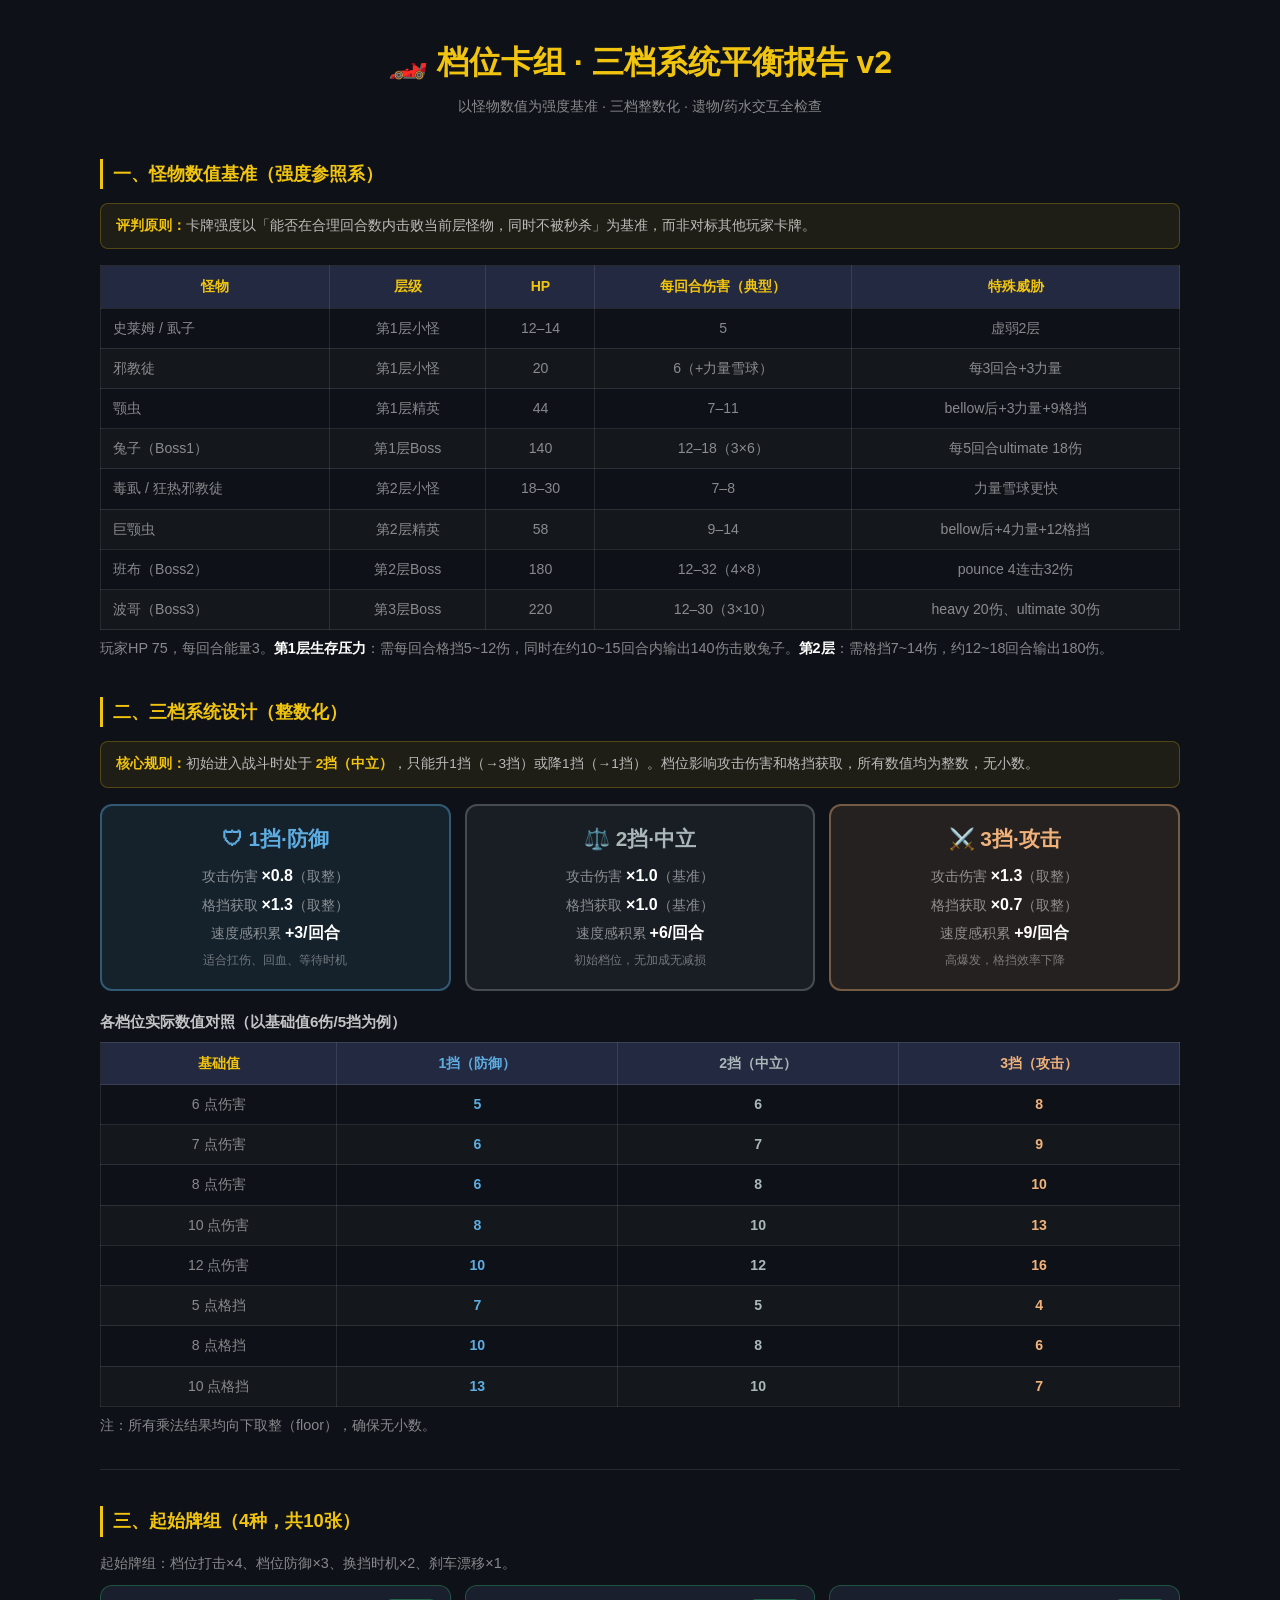
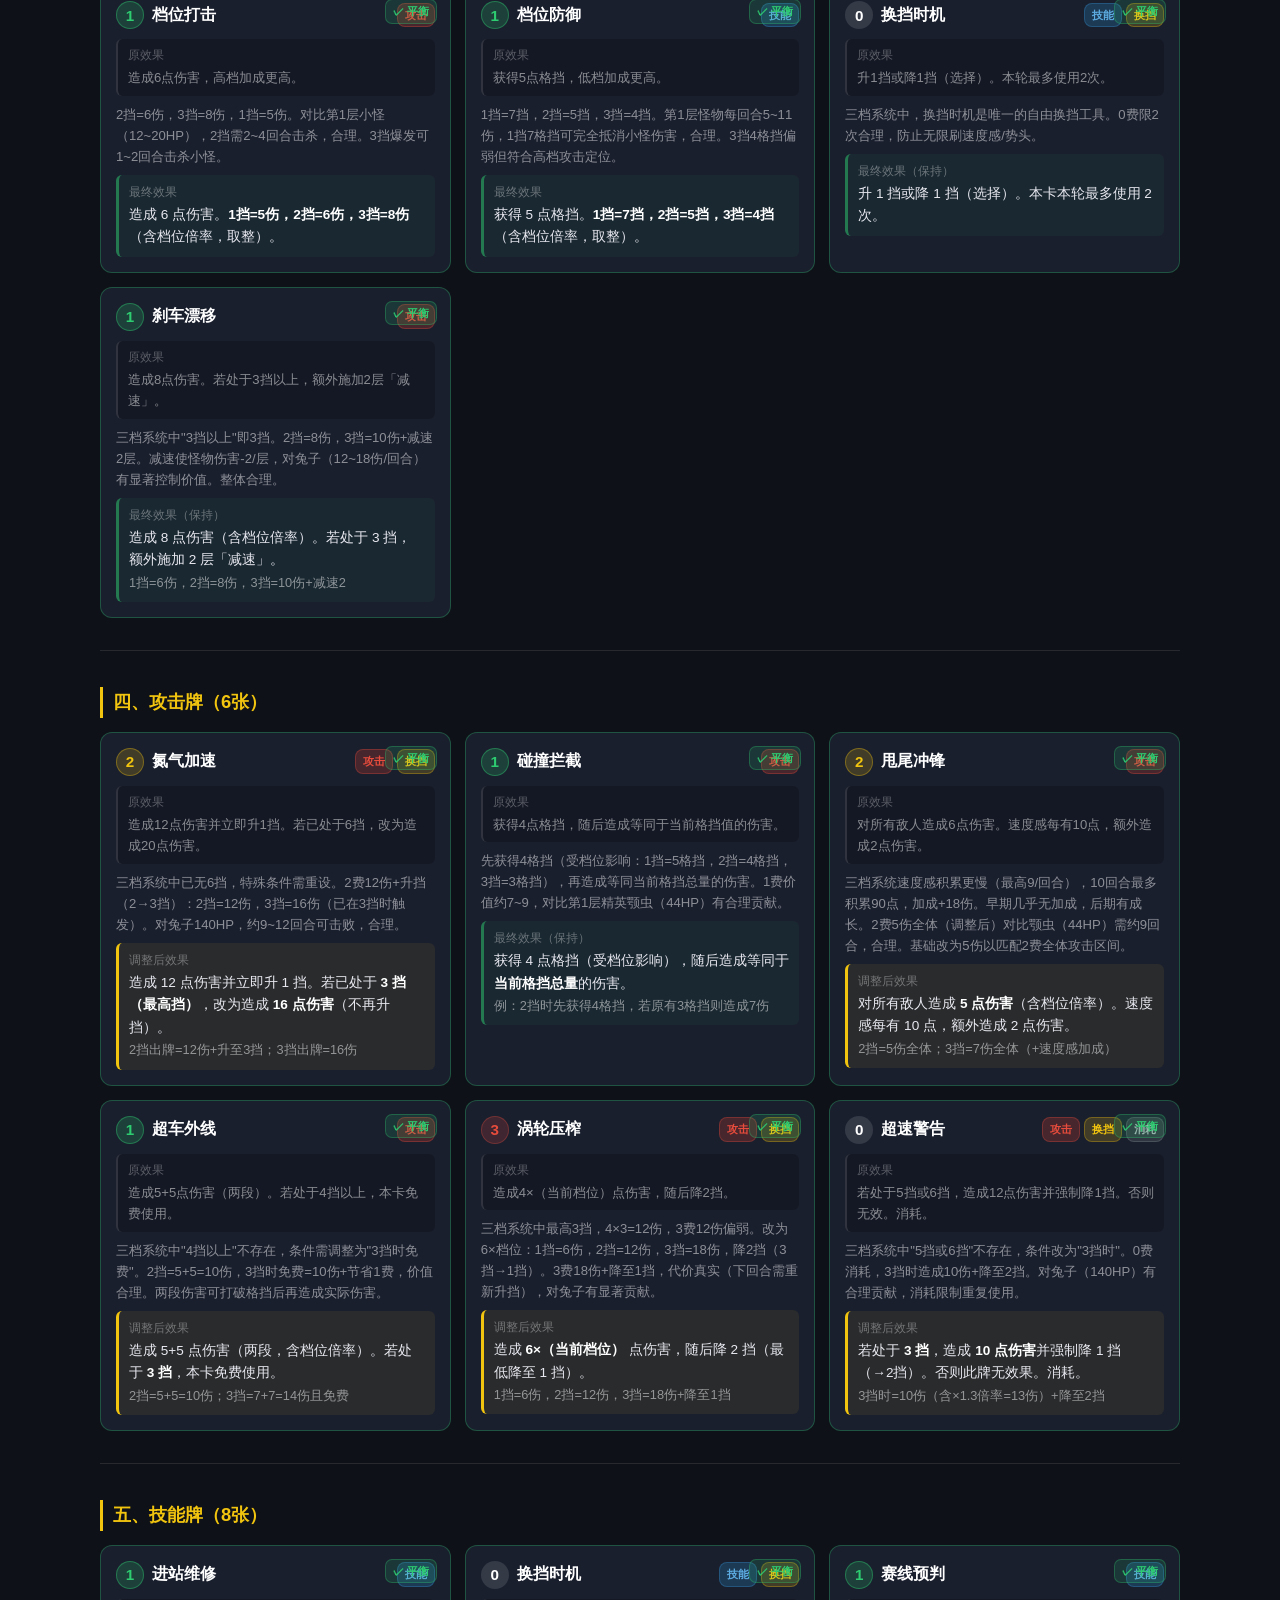
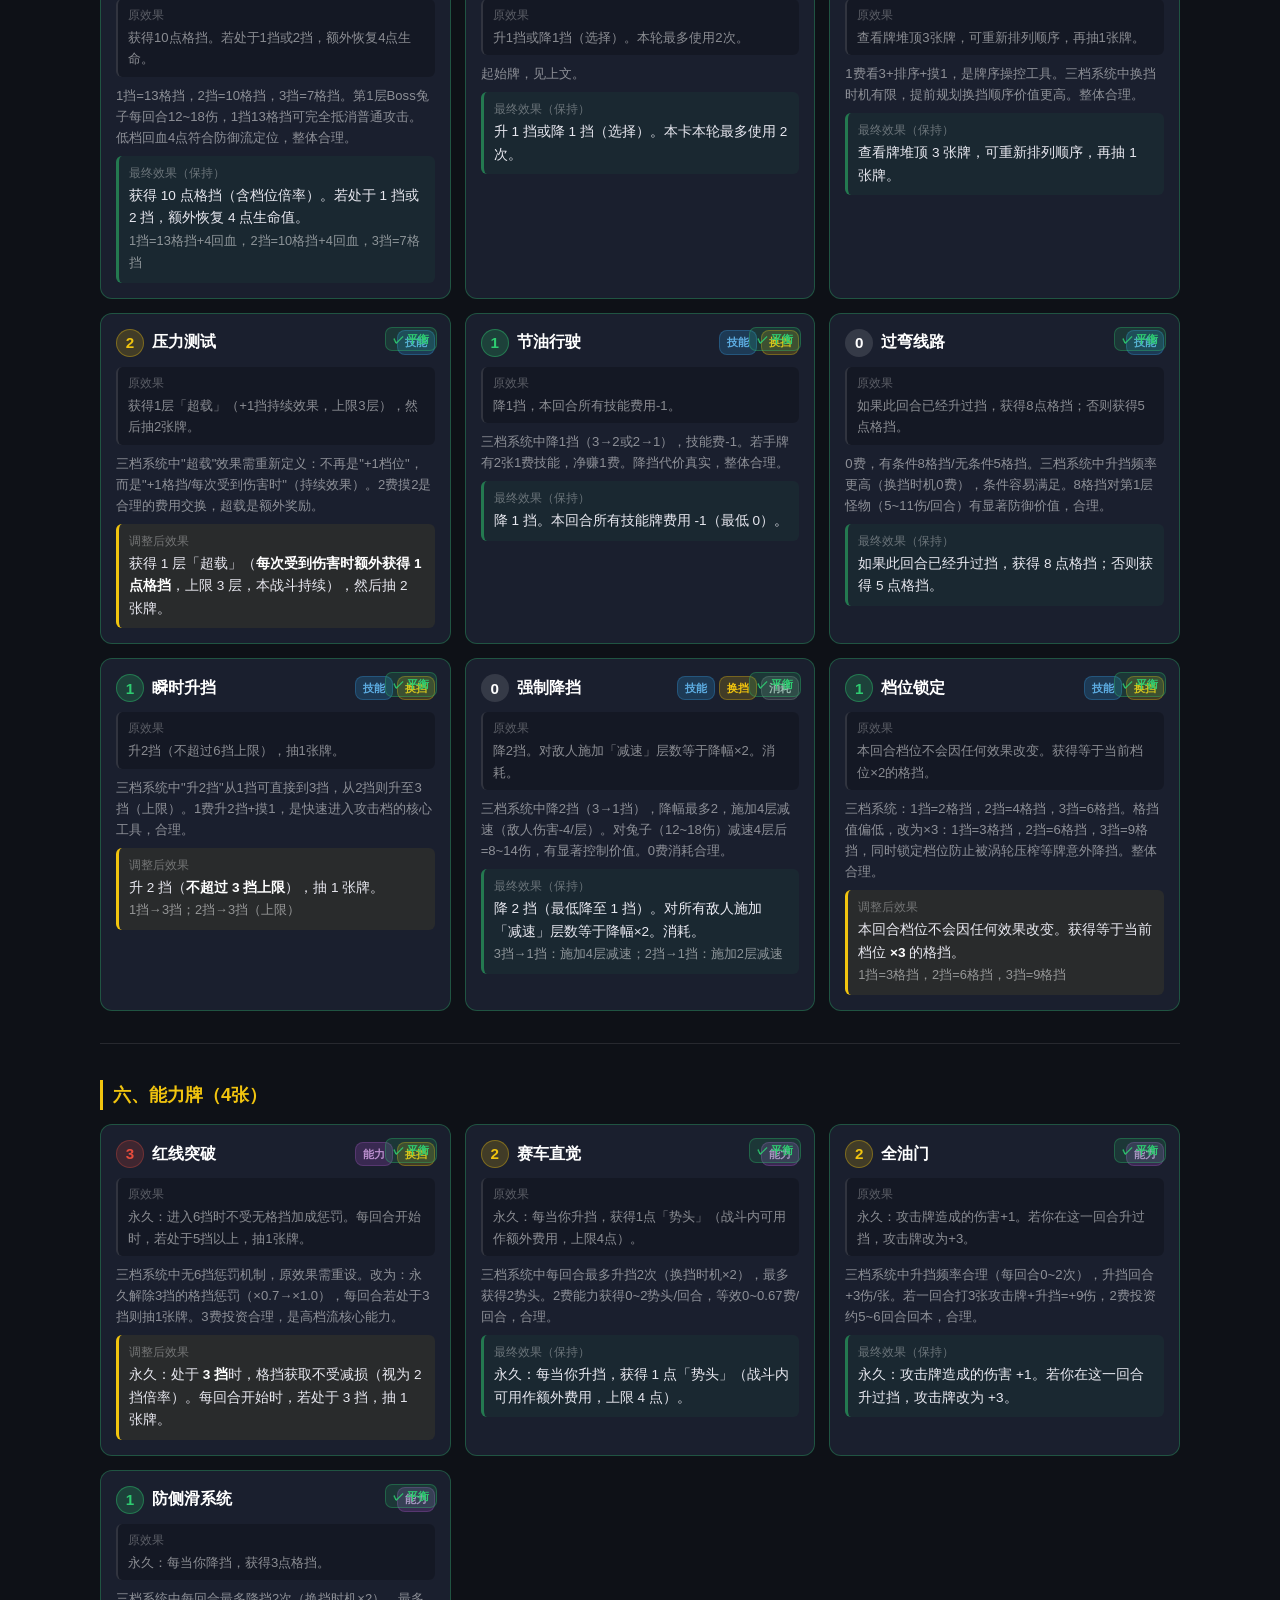
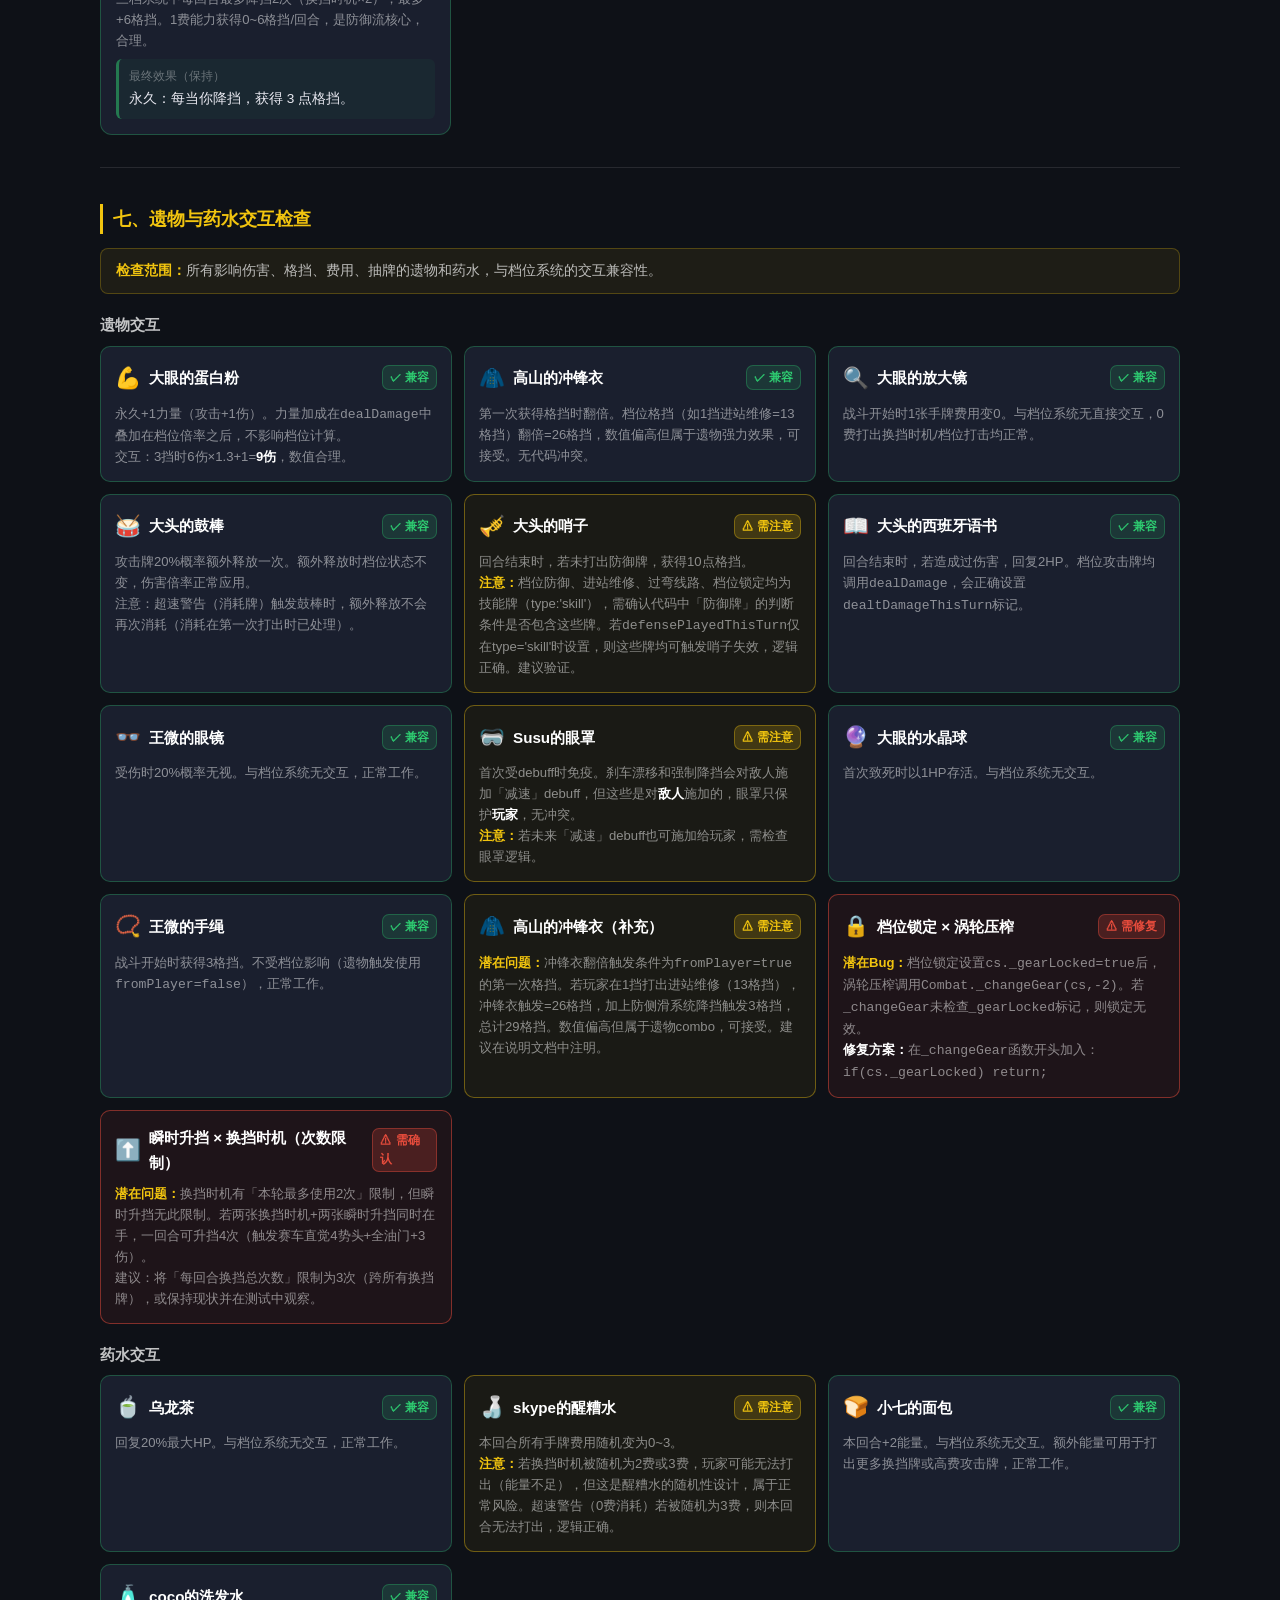
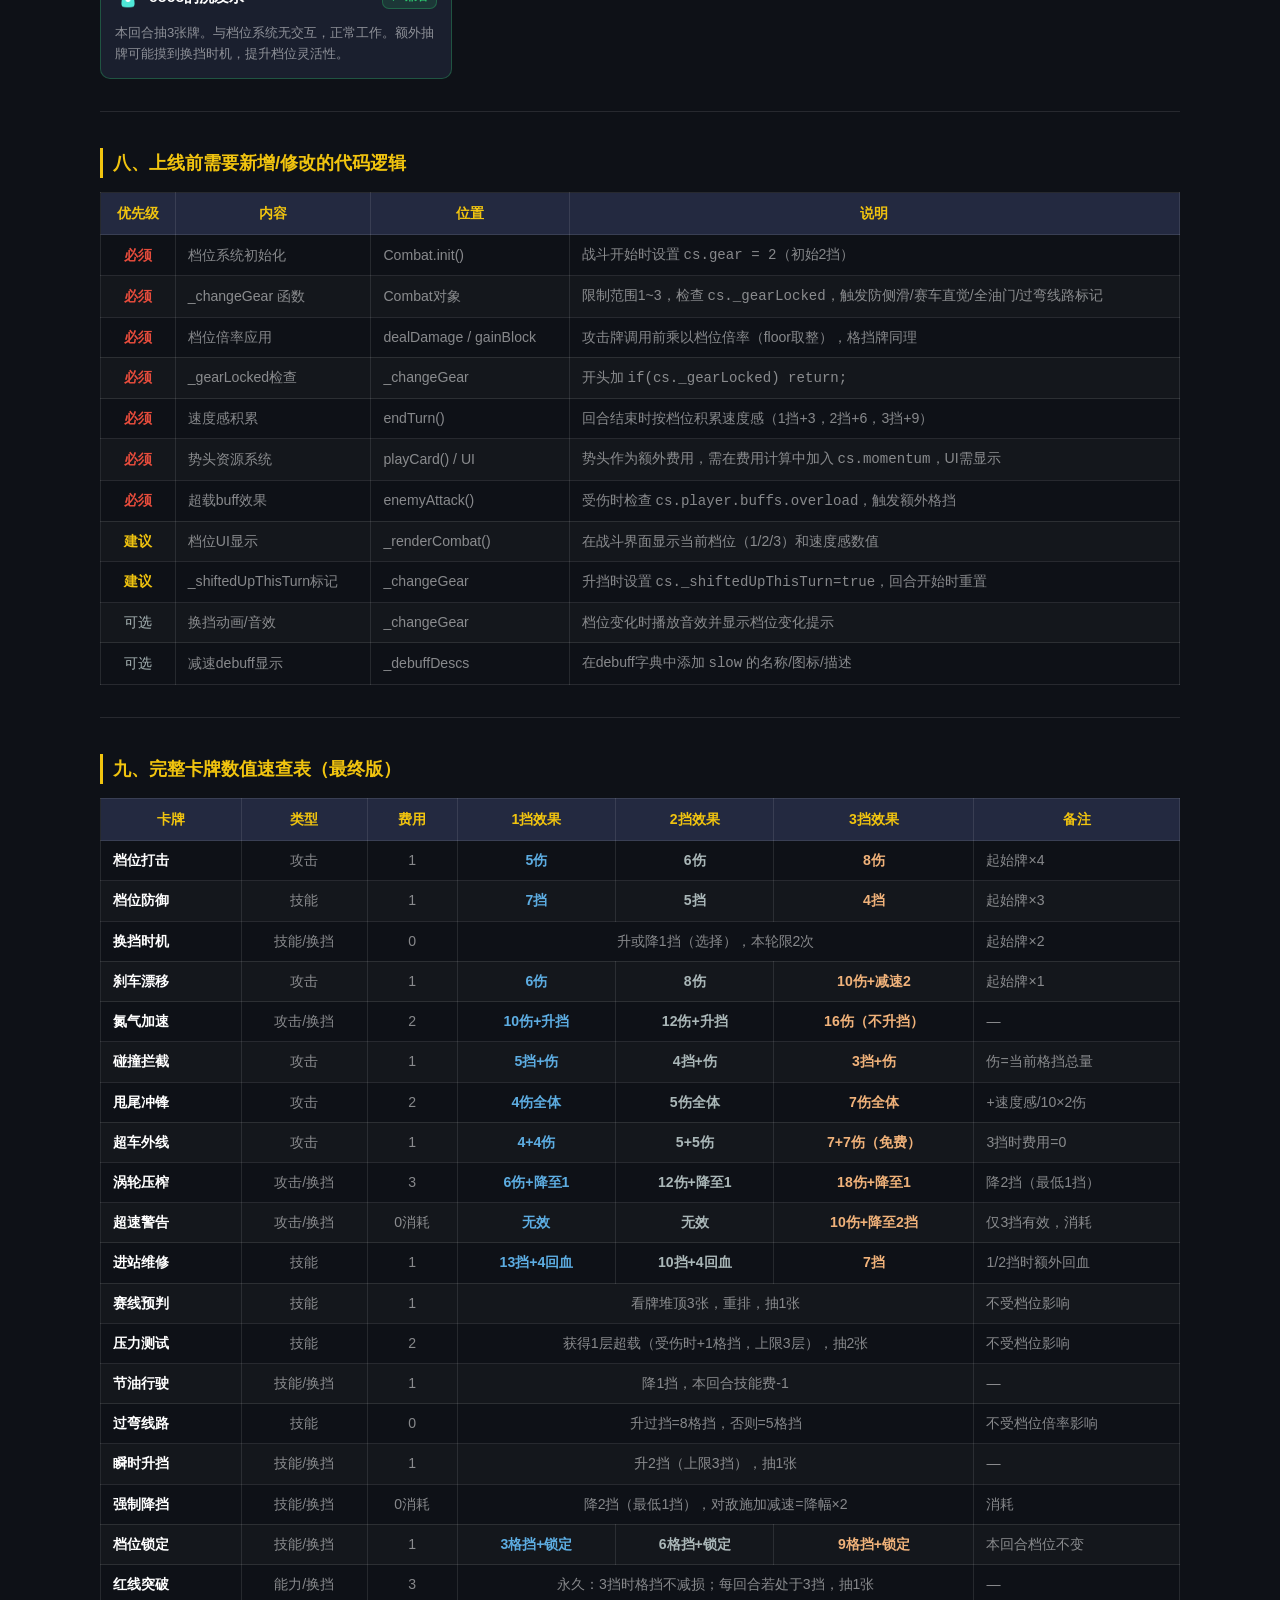
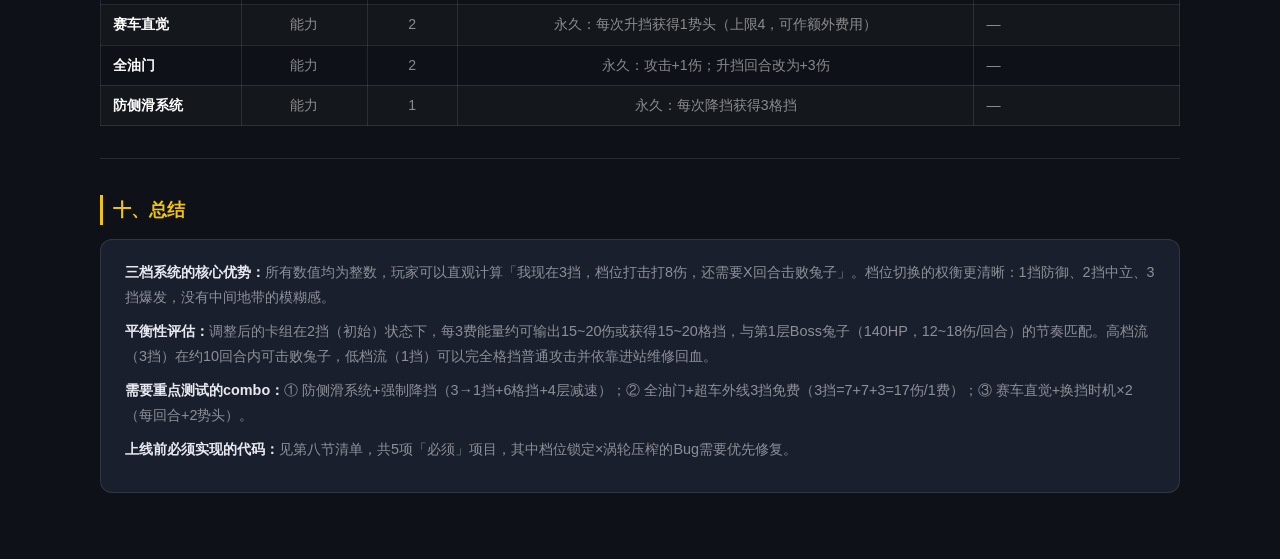
<file: gear_balance_v2.html>
<!DOCTYPE html>
<html lang="zh-CN">
<head>
<meta charset="UTF-8">
<meta name="viewport" content="width=device-width, initial-scale=1.0">
<title>档位卡组 · 三档系统平衡报告 v2</title>
<style>
:root{--bg:#0e1117;--s1:#1a1f2e;--s2:#232940;--border:rgba(255,255,255,0.1);--text:#e8e8f0;--dim:rgba(255,255,255,0.5);--gold:#f1c40f;--red:#e74c3c;--green:#2ecc71;--blue:#3498db;--orange:#e67e22;--purple:#9b59b6;}
*{box-sizing:border-box;margin:0;padding:0;}
body{background:var(--bg);color:var(--text);font-family:'Segoe UI','PingFang SC','Microsoft YaHei',sans-serif;font-size:15px;line-height:1.65;}
.page{max-width:1120px;margin:0 auto;padding:36px 20px 80px;}
h1{font-size:2rem;color:var(--gold);text-align:center;margin-bottom:6px;}
.sub{text-align:center;color:var(--dim);font-size:0.9rem;margin-bottom:40px;}
h2{font-size:1.15rem;color:var(--gold);margin:36px 0 14px;padding-left:10px;border-left:3px solid var(--gold);}
h3{font-size:0.95rem;color:rgba(255,255,255,0.75);margin:18px 0 8px;}
hr{border:none;border-top:1px solid var(--border);margin:32px 0;}
p{color:var(--dim);font-size:0.9rem;line-height:1.7;margin-bottom:10px;}
strong{color:var(--text);}
b{color:#fff;}

/* 基准表格 */
table{width:100%;border-collapse:collapse;margin-bottom:6px;font-size:0.88rem;}
th{background:var(--s2);color:var(--gold);padding:9px 12px;border:1px solid var(--border);text-align:center;font-weight:700;}
td{padding:8px 12px;border:1px solid var(--border);text-align:center;color:var(--dim);}
td.l{text-align:left;}
td b{color:#fff;}
tr:nth-child(even) td{background:rgba(255,255,255,0.025);}
.g1{color:#5dade2;font-weight:700;}
.g2{color:#aab7b8;font-weight:700;}
.g3{color:#f0b27a;font-weight:700;}

/* 档位说明框 */
.gear-box{display:grid;grid-template-columns:repeat(3,1fr);gap:14px;margin-bottom:8px;}
.gear-card{border-radius:12px;padding:16px;text-align:center;border:2px solid;}
.gear-card.def{background:rgba(93,173,226,0.1);border-color:rgba(93,173,226,0.4);}
.gear-card.neu{background:rgba(170,183,184,0.08);border-color:rgba(170,183,184,0.3);}
.gear-card.atk{background:rgba(240,178,122,0.1);border-color:rgba(240,178,122,0.4);}
.gear-card .gname{font-size:1.3rem;font-weight:900;margin-bottom:6px;}
.gear-card.def .gname{color:#5dade2;}
.gear-card.neu .gname{color:#aab7b8;}
.gear-card.atk .gname{color:#f0b27a;}
.gear-card .gstat{font-size:0.85rem;color:var(--dim);line-height:1.8;}
.gear-card .gstat b{font-size:1rem;}

/* 卡牌网格 */
.cards-grid{display:grid;grid-template-columns:repeat(auto-fill,minmax(330px,1fr));gap:14px;margin-bottom:8px;}
.card{background:var(--s1);border:1px solid var(--border);border-radius:12px;padding:15px;position:relative;}
.card.op{border-color:rgba(231,76,60,0.5);background:rgba(231,76,60,0.06);}
.card.up{border-color:rgba(52,152,219,0.4);background:rgba(52,152,219,0.05);}
.card.ok{border-color:rgba(46,204,113,0.3);}
.card-head{display:flex;align-items:center;gap:8px;margin-bottom:10px;}
.cost{width:28px;height:28px;border-radius:50%;display:flex;align-items:center;justify-content:center;font-weight:900;font-size:0.95rem;flex-shrink:0;}
.c0{background:rgba(255,255,255,0.12);color:#fff;}
.c1{background:rgba(46,204,113,0.2);color:#2ecc71;border:1px solid rgba(46,204,113,0.4);}
.c2{background:rgba(241,196,15,0.18);color:#f1c40f;border:1px solid rgba(241,196,15,0.35);}
.c3{background:rgba(231,76,60,0.18);color:#e74c3c;border:1px solid rgba(231,76,60,0.3);}
.cname{font-size:1rem;font-weight:700;color:#fff;}
.tags{display:flex;gap:4px;flex-wrap:wrap;margin-left:auto;}
.tag{font-size:0.7rem;padding:2px 7px;border-radius:8px;font-weight:600;}
.ta{background:rgba(192,57,43,0.28);color:#e74c3c;border:1px solid rgba(231,76,60,0.3);}
.ts{background:rgba(41,128,185,0.28);color:#5dade2;border:1px solid rgba(52,152,219,0.3);}
.tp{background:rgba(142,68,173,0.28);color:#bb8fce;border:1px solid rgba(155,89,182,0.3);}
.tg{background:rgba(241,196,15,0.18);color:#f1c40f;border:1px solid rgba(241,196,15,0.3);}
.te{background:rgba(127,140,141,0.22);color:#aab7b8;border:1px solid rgba(127,140,141,0.3);}
.orig{font-size:0.82rem;color:var(--dim);padding:7px 10px;background:rgba(0,0,0,0.2);border-radius:6px;border-left:2px solid rgba(255,255,255,0.12);margin-bottom:8px;}
.orig .lbl{font-size:0.72rem;color:rgba(255,255,255,0.3);margin-bottom:2px;}
.analysis{font-size:0.82rem;color:var(--dim);margin-bottom:8px;line-height:1.6;}
.final{font-size:0.85rem;padding:8px 10px;border-radius:6px;border-left:3px solid;}
.final.changed{border-color:#f1c40f;background:rgba(241,196,15,0.07);}
.final.same{border-color:rgba(46,204,113,0.5);background:rgba(46,204,113,0.05);}
.final .lbl{font-size:0.72rem;color:rgba(255,255,255,0.35);margin-bottom:2px;}
.final .txt{color:#e8e8f0;}
.verdict{position:absolute;top:13px;right:13px;font-size:0.7rem;font-weight:700;padding:2px 7px;border-radius:7px;}
.v-op{background:rgba(231,76,60,0.22);color:#e74c3c;border:1px solid rgba(231,76,60,0.4);}
.v-up{background:rgba(52,152,219,0.18);color:#5dade2;border:1px solid rgba(52,152,219,0.35);}
.v-ok{background:rgba(46,204,113,0.14);color:#2ecc71;border:1px solid rgba(46,204,113,0.3);}

/* 交互检查 */
.check-grid{display:grid;grid-template-columns:repeat(auto-fill,minmax(300px,1fr));gap:12px;}
.check-item{background:var(--s1);border:1px solid var(--border);border-radius:10px;padding:14px;}
.check-item.ok{border-color:rgba(46,204,113,0.3);}
.check-item.warn{border-color:rgba(241,196,15,0.4);background:rgba(241,196,15,0.05);}
.check-item.bug{border-color:rgba(231,76,60,0.5);background:rgba(231,76,60,0.07);}
.check-head{display:flex;align-items:center;gap:8px;margin-bottom:8px;}
.check-icon{font-size:1.3rem;}
.check-name{font-size:0.95rem;font-weight:700;color:#fff;}
.check-status{margin-left:auto;font-size:0.72rem;font-weight:700;padding:2px 7px;border-radius:7px;}
.cs-ok{background:rgba(46,204,113,0.14);color:#2ecc71;border:1px solid rgba(46,204,113,0.3);}
.cs-warn{background:rgba(241,196,15,0.18);color:#f1c40f;border:1px solid rgba(241,196,15,0.35);}
.cs-bug{background:rgba(231,76,60,0.22);color:#e74c3c;border:1px solid rgba(231,76,60,0.4);}
.check-desc{font-size:0.82rem;color:var(--dim);line-height:1.6;}
.check-desc .fix{color:#f1c40f;font-weight:600;}

/* 总结 */
.summary{background:var(--s1);border:1px solid var(--border);border-radius:12px;padding:20px 24px;}
.summary p{margin-bottom:10px;}

.note{background:rgba(241,196,15,0.07);border:1px solid rgba(241,196,15,0.25);border-radius:8px;padding:11px 15px;font-size:0.85rem;color:rgba(255,255,255,0.7);margin-bottom:16px;}
.note b{color:var(--gold);}
</style>
</head>
<body>
<div class="page">

<h1>🏎️ 档位卡组 · 三档系统平衡报告 v2</h1>
<div class="sub">以怪物数值为强度基准 · 三档整数化 · 遗物/药水交互全检查</div>

<!-- ══ 一、怪物数值基准 ══ -->
<h2>一、怪物数值基准（强度参照系）</h2>
<div class="note"><b>评判原则：</b>卡牌强度以「能否在合理回合数内击败当前层怪物，同时不被秒杀」为基准，而非对标其他玩家卡牌。</div>
<table>
  <thead><tr><th>怪物</th><th>层级</th><th>HP</th><th>每回合伤害（典型）</th><th>特殊威胁</th></tr></thead>
  <tbody>
    <tr><td class="l">史莱姆 / 虱子</td><td>第1层小怪</td><td>12–14</td><td>5</td><td>虚弱2层</td></tr>
    <tr><td class="l">邪教徒</td><td>第1层小怪</td><td>20</td><td>6（+力量雪球）</td><td>每3回合+3力量</td></tr>
    <tr><td class="l">颚虫</td><td>第1层精英</td><td>44</td><td>7–11</td><td>bellow后+3力量+9格挡</td></tr>
    <tr><td class="l">兔子（Boss1）</td><td>第1层Boss</td><td>140</td><td>12–18（3×6）</td><td>每5回合ultimate 18伤</td></tr>
    <tr><td class="l">毒虱 / 狂热邪教徒</td><td>第2层小怪</td><td>18–30</td><td>7–8</td><td>力量雪球更快</td></tr>
    <tr><td class="l">巨颚虫</td><td>第2层精英</td><td>58</td><td>9–14</td><td>bellow后+4力量+12格挡</td></tr>
    <tr><td class="l">班布（Boss2）</td><td>第2层Boss</td><td>180</td><td>12–32（4×8）</td><td>pounce 4连击32伤</td></tr>
    <tr><td class="l">波哥（Boss3）</td><td>第3层Boss</td><td>220</td><td>12–30（3×10）</td><td>heavy 20伤、ultimate 30伤</td></tr>
  </tbody>
</table>
<p>玩家HP 75，每回合能量3。<b>第1层生存压力</b>：需每回合格挡5~12伤，同时在约10~15回合内输出140伤击败兔子。<b>第2层</b>：需格挡7~14伤，约12~18回合输出180伤。</p>

<!-- ══ 二、三档系统设计 ══ -->
<h2>二、三档系统设计（整数化）</h2>
<div class="note"><b>核心规则：</b>初始进入战斗时处于 <b>2挡（中立）</b>，只能升1挡（→3挡）或降1挡（→1挡）。档位影响攻击伤害和格挡获取，所有数值均为整数，无小数。</div>
<div class="gear-box">
  <div class="gear-card def">
    <div class="gname">🛡 1挡·防御</div>
    <div class="gstat">
      攻击伤害 <b>×0.8</b>（取整）<br>
      格挡获取 <b>×1.3</b>（取整）<br>
      速度感积累 <b>+3/回合</b><br>
      <span style="color:rgba(255,255,255,0.4);font-size:0.78rem">适合扛伤、回血、等待时机</span>
    </div>
  </div>
  <div class="gear-card neu">
    <div class="gname">⚖️ 2挡·中立</div>
    <div class="gstat">
      攻击伤害 <b>×1.0</b>（基准）<br>
      格挡获取 <b>×1.0</b>（基准）<br>
      速度感积累 <b>+6/回合</b><br>
      <span style="color:rgba(255,255,255,0.4);font-size:0.78rem">初始档位，无加成无减损</span>
    </div>
  </div>
  <div class="gear-card atk">
    <div class="gname">⚔️ 3挡·攻击</div>
    <div class="gstat">
      攻击伤害 <b>×1.3</b>（取整）<br>
      格挡获取 <b>×0.7</b>（取整）<br>
      速度感积累 <b>+9/回合</b><br>
      <span style="color:rgba(255,255,255,0.4);font-size:0.78rem">高爆发，格挡效率下降</span>
    </div>
  </div>
</div>
<h3>各档位实际数值对照（以基础值6伤/5挡为例）</h3>
<table>
  <thead><tr><th>基础值</th><th class="g1">1挡（防御）</th><th class="g2">2挡（中立）</th><th class="g3">3挡（攻击）</th></tr></thead>
  <tbody>
    <tr><td>6 点伤害</td><td class="g1">5</td><td class="g2">6</td><td class="g3">8</td></tr>
    <tr><td>7 点伤害</td><td class="g1">6</td><td class="g2">7</td><td class="g3">9</td></tr>
    <tr><td>8 点伤害</td><td class="g1">6</td><td class="g2">8</td><td class="g3">10</td></tr>
    <tr><td>10 点伤害</td><td class="g1">8</td><td class="g2">10</td><td class="g3">13</td></tr>
    <tr><td>12 点伤害</td><td class="g1">10</td><td class="g2">12</td><td class="g3">16</td></tr>
    <tr><td>5 点格挡</td><td class="g1">7</td><td class="g2">5</td><td class="g3">4</td></tr>
    <tr><td>8 点格挡</td><td class="g1">10</td><td class="g2">8</td><td class="g3">6</td></tr>
    <tr><td>10 点格挡</td><td class="g1">13</td><td class="g2">10</td><td class="g3">7</td></tr>
  </tbody>
</table>
<p style="margin-top:6px;">注：所有乘法结果均向下取整（floor），确保无小数。</p>

<hr>

<!-- ══ 三、起始牌组 ══ -->
<h2>三、起始牌组（4种，共10张）</h2>
<p>起始牌组：档位打击×4、档位防御×3、换挡时机×2、刹车漂移×1。</p>
<div class="cards-grid">

  <div class="card ok">
    <span class="verdict v-ok">✓ 平衡</span>
    <div class="card-head"><div class="cost c1">1</div><div class="cname">档位打击</div><div class="tags"><span class="tag ta">攻击</span></div></div>
    <div class="orig"><div class="lbl">原效果</div>造成6点伤害，高档加成更高。</div>
    <div class="analysis">2挡=6伤，3挡=8伤，1挡=5伤。对比第1层小怪（12~20HP），2挡需2~4回合击杀，合理。3挡爆发可1~2回合击杀小怪。</div>
    <div class="final same"><div class="lbl">最终效果</div><div class="txt">造成 6 点伤害。<b>1挡=5伤，2挡=6伤，3挡=8伤</b>（含档位倍率，取整）。</div></div>
  </div>

  <div class="card ok">
    <span class="verdict v-ok">✓ 平衡</span>
    <div class="card-head"><div class="cost c1">1</div><div class="cname">档位防御</div><div class="tags"><span class="tag ts">技能</span></div></div>
    <div class="orig"><div class="lbl">原效果</div>获得5点格挡，低档加成更高。</div>
    <div class="analysis">1挡=7挡，2挡=5挡，3挡=4挡。第1层怪物每回合5~11伤，1挡7格挡可完全抵消小怪伤害，合理。3挡4格挡偏弱但符合高档攻击定位。</div>
    <div class="final same"><div class="lbl">最终效果</div><div class="txt">获得 5 点格挡。<b>1挡=7挡，2挡=5挡，3挡=4挡</b>（含档位倍率，取整）。</div></div>
  </div>

  <div class="card ok">
    <span class="verdict v-ok">✓ 平衡</span>
    <div class="card-head"><div class="cost c0">0</div><div class="cname">换挡时机</div><div class="tags"><span class="tag ts">技能</span><span class="tag tg">换挡</span></div></div>
    <div class="orig"><div class="lbl">原效果</div>升1挡或降1挡（选择）。本轮最多使用2次。</div>
    <div class="analysis">三档系统中，换挡时机是唯一的自由换挡工具。0费限2次合理，防止无限刷速度感/势头。</div>
    <div class="final same"><div class="lbl">最终效果（保持）</div><div class="txt">升 1 挡或降 1 挡（选择）。本卡本轮最多使用 2 次。</div></div>
  </div>

  <div class="card ok">
    <span class="verdict v-ok">✓ 平衡</span>
    <div class="card-head"><div class="cost c1">1</div><div class="cname">刹车漂移</div><div class="tags"><span class="tag ta">攻击</span></div></div>
    <div class="orig"><div class="lbl">原效果</div>造成8点伤害。若处于3挡以上，额外施加2层「减速」。</div>
    <div class="analysis">三档系统中"3挡以上"即3挡。2挡=8伤，3挡=10伤+减速2层。减速使怪物伤害-2/层，对兔子（12~18伤/回合）有显著控制价值。整体合理。</div>
    <div class="final same"><div class="lbl">最终效果（保持）</div><div class="txt">造成 8 点伤害（含档位倍率）。若处于 3 挡，额外施加 2 层「减速」。<br><span style="color:var(--dim);font-size:0.8rem">1挡=6伤，2挡=8伤，3挡=10伤+减速2</span></div></div>
  </div>

</div>

<hr>

<!-- ══ 四、攻击牌 ══ -->
<h2>四、攻击牌（6张）</h2>
<div class="cards-grid">

  <div class="card ok">
    <span class="verdict v-ok">✓ 平衡</span>
    <div class="card-head"><div class="cost c2">2</div><div class="cname">氮气加速</div><div class="tags"><span class="tag ta">攻击</span><span class="tag tg">换挡</span></div></div>
    <div class="orig"><div class="lbl">原效果</div>造成12点伤害并立即升1挡。若已处于6挡，改为造成20点伤害。</div>
    <div class="analysis">三档系统中已无6挡，特殊条件需重设。2费12伤+升挡（2→3挡）：2挡=12伤，3挡=16伤（已在3挡时触发）。对兔子140HP，约9~12回合可击败，合理。</div>
    <div class="final changed"><div class="lbl">调整后效果</div><div class="txt">造成 12 点伤害并立即升 1 挡。若已处于 <b>3 挡（最高挡）</b>，改为造成 <b>16 点伤害</b>（不再升挡）。<br><span style="color:var(--dim);font-size:0.8rem">2挡出牌=12伤+升至3挡；3挡出牌=16伤</span></div></div>
  </div>

  <div class="card ok">
    <span class="verdict v-ok">✓ 平衡</span>
    <div class="card-head"><div class="cost c1">1</div><div class="cname">碰撞拦截</div><div class="tags"><span class="tag ta">攻击</span></div></div>
    <div class="orig"><div class="lbl">原效果</div>获得4点格挡，随后造成等同于当前格挡值的伤害。</div>
    <div class="analysis">先获得4格挡（受档位影响：1挡=5格挡，2挡=4格挡，3挡=3格挡），再造成等同当前格挡总量的伤害。1费价值约7~9，对比第1层精英颚虫（44HP）有合理贡献。</div>
    <div class="final same"><div class="lbl">最终效果（保持）</div><div class="txt">获得 4 点格挡（受档位影响），随后造成等同于<b>当前格挡总量</b>的伤害。<br><span style="color:var(--dim);font-size:0.8rem">例：2挡时先获得4格挡，若原有3格挡则造成7伤</span></div></div>
  </div>

  <div class="card ok">
    <span class="verdict v-ok">✓ 平衡</span>
    <div class="card-head"><div class="cost c2">2</div><div class="cname">甩尾冲锋</div><div class="tags"><span class="tag ta">攻击</span></div></div>
    <div class="orig"><div class="lbl">原效果</div>对所有敌人造成6点伤害。速度感每有10点，额外造成2点伤害。</div>
    <div class="analysis">三档系统速度感积累更慢（最高9/回合），10回合最多积累90点，加成+18伤。早期几乎无加成，后期有成长。2费5伤全体（调整后）对比颚虫（44HP）需约9回合，合理。基础改为5伤以匹配2费全体攻击区间。</div>
    <div class="final changed"><div class="lbl">调整后效果</div><div class="txt">对所有敌人造成 <b>5 点伤害</b>（含档位倍率）。速度感每有 10 点，额外造成 2 点伤害。<br><span style="color:var(--dim);font-size:0.8rem">2挡=5伤全体；3挡=7伤全体（+速度感加成）</span></div></div>
  </div>

  <div class="card ok">
    <span class="verdict v-ok">✓ 平衡</span>
    <div class="card-head"><div class="cost c1">1</div><div class="cname">超车外线</div><div class="tags"><span class="tag ta">攻击</span></div></div>
    <div class="orig"><div class="lbl">原效果</div>造成5+5点伤害（两段）。若处于4挡以上，本卡免费使用。</div>
    <div class="analysis">三档系统中"4挡以上"不存在，条件需调整为"3挡时免费"。2挡=5+5=10伤，3挡时免费=10伤+节省1费，价值合理。两段伤害可打破格挡后再造成实际伤害。</div>
    <div class="final changed"><div class="lbl">调整后效果</div><div class="txt">造成 5+5 点伤害（两段，含档位倍率）。若处于 <b>3 挡</b>，本卡免费使用。<br><span style="color:var(--dim);font-size:0.8rem">2挡=5+5=10伤；3挡=7+7=14伤且免费</span></div></div>
  </div>

  <div class="card ok">
    <span class="verdict v-ok">✓ 平衡</span>
    <div class="card-head"><div class="cost c3">3</div><div class="cname">涡轮压榨</div><div class="tags"><span class="tag ta">攻击</span><span class="tag tg">换挡</span></div></div>
    <div class="orig"><div class="lbl">原效果</div>造成4×（当前档位）点伤害，随后降2挡。</div>
    <div class="analysis">三档系统中最高3挡，4×3=12伤，3费12伤偏弱。改为6×档位：1挡=6伤，2挡=12伤，3挡=18伤，降2挡（3挡→1挡）。3费18伤+降至1挡，代价真实（下回合需重新升挡），对兔子有显著贡献。</div>
    <div class="final changed"><div class="lbl">调整后效果</div><div class="txt">造成 <b>6×（当前档位）</b> 点伤害，随后降 2 挡（最低降至 1 挡）。<br><span style="color:var(--dim);font-size:0.8rem">1挡=6伤，2挡=12伤，3挡=18伤+降至1挡</span></div></div>
  </div>

  <div class="card ok">
    <span class="verdict v-ok">✓ 平衡</span>
    <div class="card-head"><div class="cost c0">0</div><div class="cname">超速警告</div><div class="tags"><span class="tag ta">攻击</span><span class="tag tg">换挡</span><span class="tag te">消耗</span></div></div>
    <div class="orig"><div class="lbl">原效果</div>若处于5挡或6挡，造成12点伤害并强制降1挡。否则无效。消耗。</div>
    <div class="analysis">三档系统中"5挡或6挡"不存在，条件改为"3挡时"。0费消耗，3挡时造成10伤+降至2挡。对兔子（140HP）有合理贡献，消耗限制重复使用。</div>
    <div class="final changed"><div class="lbl">调整后效果</div><div class="txt">若处于 <b>3 挡</b>，造成 <b>10 点伤害</b>并强制降 1 挡（→2挡）。否则此牌无效果。消耗。<br><span style="color:var(--dim);font-size:0.8rem">3挡时=10伤（含×1.3倍率=13伤）+降至2挡</span></div></div>
  </div>

</div>

<hr>

<!-- ══ 五、技能牌 ══ -->
<h2>五、技能牌（8张）</h2>
<div class="cards-grid">

  <div class="card ok">
    <span class="verdict v-ok">✓ 平衡</span>
    <div class="card-head"><div class="cost c1">1</div><div class="cname">进站维修</div><div class="tags"><span class="tag ts">技能</span></div></div>
    <div class="orig"><div class="lbl">原效果</div>获得10点格挡。若处于1挡或2挡，额外恢复4点生命。</div>
    <div class="analysis">1挡=13格挡，2挡=10格挡，3挡=7格挡。第1层Boss兔子每回合12~18伤，1挡13格挡可完全抵消普通攻击。低档回血4点符合防御流定位，整体合理。</div>
    <div class="final same"><div class="lbl">最终效果（保持）</div><div class="txt">获得 10 点格挡（含档位倍率）。若处于 1 挡或 2 挡，额外恢复 4 点生命值。<br><span style="color:var(--dim);font-size:0.8rem">1挡=13格挡+4回血，2挡=10格挡+4回血，3挡=7格挡</span></div></div>
  </div>

  <div class="card ok">
    <span class="verdict v-ok">✓ 平衡</span>
    <div class="card-head"><div class="cost c0">0</div><div class="cname">换挡时机</div><div class="tags"><span class="tag ts">技能</span><span class="tag tg">换挡</span></div></div>
    <div class="orig"><div class="lbl">原效果</div>升1挡或降1挡（选择）。本轮最多使用2次。</div>
    <div class="analysis">起始牌，见上文。</div>
    <div class="final same"><div class="lbl">最终效果（保持）</div><div class="txt">升 1 挡或降 1 挡（选择）。本卡本轮最多使用 2 次。</div></div>
  </div>

  <div class="card ok">
    <span class="verdict v-ok">✓ 平衡</span>
    <div class="card-head"><div class="cost c1">1</div><div class="cname">赛线预判</div><div class="tags"><span class="tag ts">技能</span></div></div>
    <div class="orig"><div class="lbl">原效果</div>查看牌堆顶3张牌，可重新排列顺序，再抽1张牌。</div>
    <div class="analysis">1费看3+排序+摸1，是牌序操控工具。三档系统中换挡时机有限，提前规划换挡顺序价值更高。整体合理。</div>
    <div class="final same"><div class="lbl">最终效果（保持）</div><div class="txt">查看牌堆顶 3 张牌，可重新排列顺序，再抽 1 张牌。</div></div>
  </div>

  <div class="card ok">
    <span class="verdict v-ok">✓ 平衡</span>
    <div class="card-head"><div class="cost c2">2</div><div class="cname">压力测试</div><div class="tags"><span class="tag ts">技能</span></div></div>
    <div class="orig"><div class="lbl">原效果</div>获得1层「超载」（+1挡持续效果，上限3层），然后抽2张牌。</div>
    <div class="analysis">三档系统中"超载"效果需重新定义：不再是"+1档位"，而是"+1格挡/每次受到伤害时"（持续效果）。2费摸2是合理的费用交换，超载是额外奖励。</div>
    <div class="final changed"><div class="lbl">调整后效果</div><div class="txt">获得 1 层「超载」（<b>每次受到伤害时额外获得 1 点格挡</b>，上限 3 层，本战斗持续），然后抽 2 张牌。</div></div>
  </div>

  <div class="card ok">
    <span class="verdict v-ok">✓ 平衡</span>
    <div class="card-head"><div class="cost c1">1</div><div class="cname">节油行驶</div><div class="tags"><span class="tag ts">技能</span><span class="tag tg">换挡</span></div></div>
    <div class="orig"><div class="lbl">原效果</div>降1挡，本回合所有技能费用-1。</div>
    <div class="analysis">三档系统中降1挡（3→2或2→1），技能费-1。若手牌有2张1费技能，净赚1费。降挡代价真实，整体合理。</div>
    <div class="final same"><div class="lbl">最终效果（保持）</div><div class="txt">降 1 挡。本回合所有技能牌费用 -1（最低 0）。</div></div>
  </div>

  <div class="card ok">
    <span class="verdict v-ok">✓ 平衡</span>
    <div class="card-head"><div class="cost c0">0</div><div class="cname">过弯线路</div><div class="tags"><span class="tag ts">技能</span></div></div>
    <div class="orig"><div class="lbl">原效果</div>如果此回合已经升过挡，获得8点格挡；否则获得5点格挡。</div>
    <div class="analysis">0费，有条件8格挡/无条件5格挡。三档系统中升挡频率更高（换挡时机0费），条件容易满足。8格挡对第1层怪物（5~11伤/回合）有显著防御价值，合理。</div>
    <div class="final same"><div class="lbl">最终效果（保持）</div><div class="txt">如果此回合已经升过挡，获得 8 点格挡；否则获得 5 点格挡。</div></div>
  </div>

  <div class="card ok">
    <span class="verdict v-ok">✓ 平衡</span>
    <div class="card-head"><div class="cost c1">1</div><div class="cname">瞬时升挡</div><div class="tags"><span class="tag ts">技能</span><span class="tag tg">换挡</span></div></div>
    <div class="orig"><div class="lbl">原效果</div>升2挡（不超过6挡上限），抽1张牌。</div>
    <div class="analysis">三档系统中"升2挡"从1挡可直接到3挡，从2挡则升至3挡（上限）。1费升2挡+摸1，是快速进入攻击档的核心工具，合理。</div>
    <div class="final changed"><div class="lbl">调整后效果</div><div class="txt">升 2 挡（<b>不超过 3 挡上限</b>），抽 1 张牌。<br><span style="color:var(--dim);font-size:0.8rem">1挡→3挡；2挡→3挡（上限）</span></div></div>
  </div>

  <div class="card ok">
    <span class="verdict v-ok">✓ 平衡</span>
    <div class="card-head"><div class="cost c0">0</div><div class="cname">强制降挡</div><div class="tags"><span class="tag ts">技能</span><span class="tag tg">换挡</span><span class="tag te">消耗</span></div></div>
    <div class="orig"><div class="lbl">原效果</div>降2挡。对敌人施加「减速」层数等于降幅×2。消耗。</div>
    <div class="analysis">三档系统中降2挡（3→1挡），降幅最多2，施加4层减速（敌人伤害-4/层）。对兔子（12~18伤）减速4层后=8~14伤，有显著控制价值。0费消耗合理。</div>
    <div class="final same"><div class="lbl">最终效果（保持）</div><div class="txt">降 2 挡（最低降至 1 挡）。对所有敌人施加「减速」层数等于降幅×2。消耗。<br><span style="color:var(--dim);font-size:0.8rem">3挡→1挡：施加4层减速；2挡→1挡：施加2层减速</span></div></div>
  </div>

  <div class="card ok">
    <span class="verdict v-ok">✓ 平衡</span>
    <div class="card-head"><div class="cost c1">1</div><div class="cname">档位锁定</div><div class="tags"><span class="tag ts">技能</span><span class="tag tg">换挡</span></div></div>
    <div class="orig"><div class="lbl">原效果</div>本回合档位不会因任何效果改变。获得等于当前档位×2的格挡。</div>
    <div class="analysis">三档系统：1挡=2格挡，2挡=4格挡，3挡=6格挡。格挡值偏低，改为×3：1挡=3格挡，2挡=6格挡，3挡=9格挡，同时锁定档位防止被涡轮压榨等牌意外降挡。整体合理。</div>
    <div class="final changed"><div class="lbl">调整后效果</div><div class="txt">本回合档位不会因任何效果改变。获得等于当前档位 <b>×3</b> 的格挡。<br><span style="color:var(--dim);font-size:0.8rem">1挡=3格挡，2挡=6格挡，3挡=9格挡</span></div></div>
  </div>

</div>

<hr>

<!-- ══ 六、能力牌 ══ -->
<h2>六、能力牌（4张）</h2>
<div class="cards-grid">

  <div class="card ok">
    <span class="verdict v-ok">✓ 平衡</span>
    <div class="card-head"><div class="cost c3">3</div><div class="cname">红线突破</div><div class="tags"><span class="tag tp">能力</span><span class="tag tg">换挡</span></div></div>
    <div class="orig"><div class="lbl">原效果</div>永久：进入6挡时不受无格挡加成惩罚。每回合开始时，若处于5挡以上，抽1张牌。</div>
    <div class="analysis">三档系统中无6挡惩罚机制，原效果需重设。改为：永久解除3挡的格挡惩罚（×0.7→×1.0），每回合若处于3挡则抽1张牌。3费投资合理，是高档流核心能力。</div>
    <div class="final changed"><div class="lbl">调整后效果</div><div class="txt">永久：处于 <b>3 挡</b>时，格挡获取不受减损（视为 2 挡倍率）。每回合开始时，若处于 3 挡，抽 1 张牌。</div></div>
  </div>

  <div class="card ok">
    <span class="verdict v-ok">✓ 平衡</span>
    <div class="card-head"><div class="cost c2">2</div><div class="cname">赛车直觉</div><div class="tags"><span class="tag tp">能力</span></div></div>
    <div class="orig"><div class="lbl">原效果</div>永久：每当你升挡，获得1点「势头」（战斗内可用作额外费用，上限4点）。</div>
    <div class="analysis">三档系统中每回合最多升挡2次（换挡时机×2），最多获得2势头。2费能力获得0~2势头/回合，等效0~0.67费/回合，合理。</div>
    <div class="final same"><div class="lbl">最终效果（保持）</div><div class="txt">永久：每当你升挡，获得 1 点「势头」（战斗内可用作额外费用，上限 4 点）。</div></div>
  </div>

  <div class="card ok">
    <span class="verdict v-ok">✓ 平衡</span>
    <div class="card-head"><div class="cost c2">2</div><div class="cname">全油门</div><div class="tags"><span class="tag tp">能力</span></div></div>
    <div class="orig"><div class="lbl">原效果</div>永久：攻击牌造成的伤害+1。若你在这一回合升过挡，攻击牌改为+3。</div>
    <div class="analysis">三档系统中升挡频率合理（每回合0~2次），升挡回合+3伤/张。若一回合打3张攻击牌+升挡=+9伤，2费投资约5~6回合回本，合理。</div>
    <div class="final same"><div class="lbl">最终效果（保持）</div><div class="txt">永久：攻击牌造成的伤害 +1。若你在这一回合升过挡，攻击牌改为 +3。</div></div>
  </div>

  <div class="card ok">
    <span class="verdict v-ok">✓ 平衡</span>
    <div class="card-head"><div class="cost c1">1</div><div class="cname">防侧滑系统</div><div class="tags"><span class="tag tp">能力</span></div></div>
    <div class="orig"><div class="lbl">原效果</div>永久：每当你降挡，获得3点格挡。</div>
    <div class="analysis">三档系统中每回合最多降挡2次（换挡时机×2），最多+6格挡。1费能力获得0~6格挡/回合，是防御流核心，合理。</div>
    <div class="final same"><div class="lbl">最终效果（保持）</div><div class="txt">永久：每当你降挡，获得 3 点格挡。</div></div>
  </div>

</div>

<hr>

<!-- ══ 七、遗物/药水交互检查 ══ -->
<h2>七、遗物与药水交互检查</h2>
<div class="note"><b>检查范围：</b>所有影响伤害、格挡、费用、抽牌的遗物和药水，与档位系统的交互兼容性。</div>

<h3>遗物交互</h3>
<div class="check-grid">

  <div class="check-item ok">
    <div class="check-head"><div class="check-icon">💪</div><div class="check-name">大眼的蛋白粉</div><span class="check-status cs-ok">✓ 兼容</span></div>
    <div class="check-desc">永久+1力量（攻击+1伤）。力量加成在<code>dealDamage</code>中叠加在档位倍率之后，不影响档位计算。<br>交互：3挡时6伤×1.3+1=<b>9伤</b>，数值合理。</div>
  </div>

  <div class="check-item ok">
    <div class="check-head"><div class="check-icon">🧥</div><div class="check-name">高山的冲锋衣</div><span class="check-status cs-ok">✓ 兼容</span></div>
    <div class="check-desc">第一次获得格挡时翻倍。档位格挡（如1挡进站维修=13格挡）翻倍=26格挡，数值偏高但属于遗物强力效果，可接受。无代码冲突。</div>
  </div>

  <div class="check-item ok">
    <div class="check-head"><div class="check-icon">🔍</div><div class="check-name">大眼的放大镜</div><span class="check-status cs-ok">✓ 兼容</span></div>
    <div class="check-desc">战斗开始时1张手牌费用变0。与档位系统无直接交互，0费打出换挡时机/档位打击均正常。</div>
  </div>

  <div class="check-item ok">
    <div class="check-head"><div class="check-icon">🥁</div><div class="check-name">大头的鼓棒</div><span class="check-status cs-ok">✓ 兼容</span></div>
    <div class="check-desc">攻击牌20%概率额外释放一次。额外释放时档位状态不变，伤害倍率正常应用。<br>注意：超速警告（消耗牌）触发鼓棒时，额外释放不会再次消耗（消耗在第一次打出时已处理）。</div>
  </div>

  <div class="check-item warn">
    <div class="check-head"><div class="check-icon">🎺</div><div class="check-name">大头的哨子</div><span class="check-status cs-warn">⚠ 需注意</span></div>
    <div class="check-desc">回合结束时，若未打出防御牌，获得10点格挡。<br><span class="fix">注意：</span>档位防御、进站维修、过弯线路、档位锁定均为技能牌（type:'skill'），需确认代码中「防御牌」的判断条件是否包含这些牌。若<code>defensePlayedThisTurn</code>仅在type='skill'时设置，则这些牌均可触发哨子失效，逻辑正确。建议验证。</div>
  </div>

  <div class="check-item ok">
    <div class="check-head"><div class="check-icon">📖</div><div class="check-name">大头的西班牙语书</div><span class="check-status cs-ok">✓ 兼容</span></div>
    <div class="check-desc">回合结束时，若造成过伤害，回复2HP。档位攻击牌均调用<code>dealDamage</code>，会正确设置<code>dealtDamageThisTurn</code>标记。</div>
  </div>

  <div class="check-item ok">
    <div class="check-head"><div class="check-icon">👓</div><div class="check-name">王微的眼镜</div><span class="check-status cs-ok">✓ 兼容</span></div>
    <div class="check-desc">受伤时20%概率无视。与档位系统无交互，正常工作。</div>
  </div>

  <div class="check-item warn">
    <div class="check-head"><div class="check-icon">🥽</div><div class="check-name">Susu的眼罩</div><span class="check-status cs-warn">⚠ 需注意</span></div>
    <div class="check-desc">首次受debuff时免疫。刹车漂移和强制降挡会对敌人施加「减速」debuff，但这些是对<b>敌人</b>施加的，眼罩只保护<b>玩家</b>，无冲突。<br><span class="fix">注意：</span>若未来「减速」debuff也可施加给玩家，需检查眼罩逻辑。</div>
  </div>

  <div class="check-item ok">
    <div class="check-head"><div class="check-icon">🔮</div><div class="check-name">大眼的水晶球</div><span class="check-status cs-ok">✓ 兼容</span></div>
    <div class="check-desc">首次致死时以1HP存活。与档位系统无交互。</div>
  </div>

  <div class="check-item ok">
    <div class="check-head"><div class="check-icon">📿</div><div class="check-name">王微的手绳</div><span class="check-status cs-ok">✓ 兼容</span></div>
    <div class="check-desc">战斗开始时获得3格挡。不受档位影响（遗物触发使用<code>fromPlayer=false</code>），正常工作。</div>
  </div>

  <div class="check-item warn">
    <div class="check-head"><div class="check-icon">🧥</div><div class="check-name">高山的冲锋衣（补充）</div><span class="check-status cs-warn">⚠ 需注意</span></div>
    <div class="check-desc"><span class="fix">潜在问题：</span>冲锋衣翻倍触发条件为<code>fromPlayer=true</code>的第一次格挡。若玩家在1挡打出进站维修（13格挡），冲锋衣触发=26格挡，加上防侧滑系统降挡触发3格挡，总计29格挡。数值偏高但属于遗物combo，可接受。建议在说明文档中注明。</div>
  </div>

  <div class="check-item bug">
    <div class="check-head"><div class="check-icon">🔒</div><div class="check-name">档位锁定 × 涡轮压榨</div><span class="check-status cs-bug">⚠ 需修复</span></div>
    <div class="check-desc"><span class="fix">潜在Bug：</span>档位锁定设置<code>cs._gearLocked=true</code>后，涡轮压榨调用<code>Combat._changeGear(cs,-2)</code>。若<code>_changeGear</code>未检查<code>_gearLocked</code>标记，则锁定无效。<br><b>修复方案：</b>在<code>_changeGear</code>函数开头加入：<code>if(cs._gearLocked) return;</code></div>
  </div>

  <div class="check-item bug">
    <div class="check-head"><div class="check-icon">⬆️</div><div class="check-name">瞬时升挡 × 换挡时机（次数限制）</div><span class="check-status cs-bug">⚠ 需确认</span></div>
    <div class="check-desc"><span class="fix">潜在问题：</span>换挡时机有「本轮最多使用2次」限制，但瞬时升挡无此限制。若两张换挡时机+两张瞬时升挡同时在手，一回合可升挡4次（触发赛车直觉4势头+全油门+3伤）。<br>建议：将「每回合换挡总次数」限制为3次（跨所有换挡牌），或保持现状并在测试中观察。</div>
  </div>

</div>

<h3>药水交互</h3>
<div class="check-grid">

  <div class="check-item ok">
    <div class="check-head"><div class="check-icon">🍵</div><div class="check-name">乌龙茶</div><span class="check-status cs-ok">✓ 兼容</span></div>
    <div class="check-desc">回复20%最大HP。与档位系统无交互，正常工作。</div>
  </div>

  <div class="check-item warn">
    <div class="check-head"><div class="check-icon">🍶</div><div class="check-name">skype的醒糟水</div><span class="check-status cs-warn">⚠ 需注意</span></div>
    <div class="check-desc">本回合所有手牌费用随机变为0~3。<br><span class="fix">注意：</span>若换挡时机被随机为2费或3费，玩家可能无法打出（能量不足），但这是醒糟水的随机性设计，属于正常风险。超速警告（0费消耗）若被随机为3费，则本回合无法打出，逻辑正确。</div>
  </div>

  <div class="check-item ok">
    <div class="check-head"><div class="check-icon">🍞</div><div class="check-name">小七的面包</div><span class="check-status cs-ok">✓ 兼容</span></div>
    <div class="check-desc">本回合+2能量。与档位系统无交互。额外能量可用于打出更多换挡牌或高费攻击牌，正常工作。</div>
  </div>

  <div class="check-item ok">
    <div class="check-head"><div class="check-icon">🧴</div><div class="check-name">coco的洗发水</div><span class="check-status cs-ok">✓ 兼容</span></div>
    <div class="check-desc">本回合抽3张牌。与档位系统无交互，正常工作。额外抽牌可能摸到换挡时机，提升档位灵活性。</div>
  </div>

</div>

<hr>

<!-- ══ 八、需要新增的代码逻辑 ══ -->
<h2>八、上线前需要新增/修改的代码逻辑</h2>
<table>
  <thead><tr><th>优先级</th><th>内容</th><th>位置</th><th>说明</th></tr></thead>
  <tbody>
    <tr><td style="color:#e74c3c;font-weight:700;">必须</td><td class="l">档位系统初始化</td><td class="l">Combat.init()</td><td class="l">战斗开始时设置 <code>cs.gear = 2</code>（初始2挡）</td></tr>
    <tr><td style="color:#e74c3c;font-weight:700;">必须</td><td class="l">_changeGear 函数</td><td class="l">Combat对象</td><td class="l">限制范围1~3，检查 <code>cs._gearLocked</code>，触发防侧滑/赛车直觉/全油门/过弯线路标记</td></tr>
    <tr><td style="color:#e74c3c;font-weight:700;">必须</td><td class="l">档位倍率应用</td><td class="l">dealDamage / gainBlock</td><td class="l">攻击牌调用前乘以档位倍率（floor取整），格挡牌同理</td></tr>
    <tr><td style="color:#e74c3c;font-weight:700;">必须</td><td class="l">_gearLocked检查</td><td class="l">_changeGear</td><td class="l">开头加 <code>if(cs._gearLocked) return;</code></td></tr>
    <tr><td style="color:#e74c3c;font-weight:700;">必须</td><td class="l">速度感积累</td><td class="l">endTurn()</td><td class="l">回合结束时按档位积累速度感（1挡+3，2挡+6，3挡+9）</td></tr>
    <tr><td style="color:#e74c3c;font-weight:700;">必须</td><td class="l">势头资源系统</td><td class="l">playCard() / UI</td><td class="l">势头作为额外费用，需在费用计算中加入 <code>cs.momentum</code>，UI需显示</td></tr>
    <tr><td style="color:#e74c3c;font-weight:700;">必须</td><td class="l">超载buff效果</td><td class="l">enemyAttack()</td><td class="l">受伤时检查 <code>cs.player.buffs.overload</code>，触发额外格挡</td></tr>
    <tr><td style="color:#f1c40f;font-weight:700;">建议</td><td class="l">档位UI显示</td><td class="l">_renderCombat()</td><td class="l">在战斗界面显示当前档位（1/2/3）和速度感数值</td></tr>
    <tr><td style="color:#f1c40f;font-weight:700;">建议</td><td class="l">_shiftedUpThisTurn标记</td><td class="l">_changeGear</td><td class="l">升挡时设置 <code>cs._shiftedUpThisTurn=true</code>，回合开始时重置</td></tr>
    <tr><td style="color:#aab7b8;">可选</td><td class="l">换挡动画/音效</td><td class="l">_changeGear</td><td class="l">档位变化时播放音效并显示档位变化提示</td></tr>
    <tr><td style="color:#aab7b8;">可选</td><td class="l">减速debuff显示</td><td class="l">_debuffDescs</td><td class="l">在debuff字典中添加 <code>slow</code> 的名称/图标/描述</td></tr>
  </tbody>
</table>

<hr>

<!-- ══ 九、完整卡牌数值速查表 ══ -->
<h2>九、完整卡牌数值速查表（最终版）</h2>
<table>
  <thead><tr><th>卡牌</th><th>类型</th><th>费用</th><th>1挡效果</th><th>2挡效果</th><th>3挡效果</th><th>备注</th></tr></thead>
  <tbody>
    <tr><td class="l"><b>档位打击</b></td><td>攻击</td><td>1</td><td class="g1">5伤</td><td class="g2">6伤</td><td class="g3">8伤</td><td class="l">起始牌×4</td></tr>
    <tr><td class="l"><b>档位防御</b></td><td>技能</td><td>1</td><td class="g1">7挡</td><td class="g2">5挡</td><td class="g3">4挡</td><td class="l">起始牌×3</td></tr>
    <tr><td class="l"><b>换挡时机</b></td><td>技能/换挡</td><td>0</td><td colspan="3" style="color:var(--dim)">升或降1挡（选择），本轮限2次</td><td class="l">起始牌×2</td></tr>
    <tr><td class="l"><b>刹车漂移</b></td><td>攻击</td><td>1</td><td class="g1">6伤</td><td class="g2">8伤</td><td class="g3">10伤+减速2</td><td class="l">起始牌×1</td></tr>
    <tr><td class="l"><b>氮气加速</b></td><td>攻击/换挡</td><td>2</td><td class="g1">10伤+升挡</td><td class="g2">12伤+升挡</td><td class="g3">16伤（不升挡）</td><td class="l">—</td></tr>
    <tr><td class="l"><b>碰撞拦截</b></td><td>攻击</td><td>1</td><td class="g1">5挡+伤</td><td class="g2">4挡+伤</td><td class="g3">3挡+伤</td><td class="l">伤=当前格挡总量</td></tr>
    <tr><td class="l"><b>甩尾冲锋</b></td><td>攻击</td><td>2</td><td class="g1">4伤全体</td><td class="g2">5伤全体</td><td class="g3">7伤全体</td><td class="l">+速度感/10×2伤</td></tr>
    <tr><td class="l"><b>超车外线</b></td><td>攻击</td><td>1</td><td class="g1">4+4伤</td><td class="g2">5+5伤</td><td class="g3">7+7伤（免费）</td><td class="l">3挡时费用=0</td></tr>
    <tr><td class="l"><b>涡轮压榨</b></td><td>攻击/换挡</td><td>3</td><td class="g1">6伤+降至1</td><td class="g2">12伤+降至1</td><td class="g3">18伤+降至1</td><td class="l">降2挡（最低1挡）</td></tr>
    <tr><td class="l"><b>超速警告</b></td><td>攻击/换挡</td><td>0消耗</td><td class="g1">无效</td><td class="g2">无效</td><td class="g3">10伤+降至2挡</td><td class="l">仅3挡有效，消耗</td></tr>
    <tr><td class="l"><b>进站维修</b></td><td>技能</td><td>1</td><td class="g1">13挡+4回血</td><td class="g2">10挡+4回血</td><td class="g3">7挡</td><td class="l">1/2挡时额外回血</td></tr>
    <tr><td class="l"><b>赛线预判</b></td><td>技能</td><td>1</td><td colspan="3" style="color:var(--dim)">看牌堆顶3张，重排，抽1张</td><td class="l">不受档位影响</td></tr>
    <tr><td class="l"><b>压力测试</b></td><td>技能</td><td>2</td><td colspan="3" style="color:var(--dim)">获得1层超载（受伤时+1格挡，上限3层），抽2张</td><td class="l">不受档位影响</td></tr>
    <tr><td class="l"><b>节油行驶</b></td><td>技能/换挡</td><td>1</td><td colspan="3" style="color:var(--dim)">降1挡，本回合技能费-1</td><td class="l">—</td></tr>
    <tr><td class="l"><b>过弯线路</b></td><td>技能</td><td>0</td><td colspan="3" style="color:var(--dim)">升过挡=8格挡，否则=5格挡</td><td class="l">不受档位倍率影响</td></tr>
    <tr><td class="l"><b>瞬时升挡</b></td><td>技能/换挡</td><td>1</td><td colspan="3" style="color:var(--dim)">升2挡（上限3挡），抽1张</td><td class="l">—</td></tr>
    <tr><td class="l"><b>强制降挡</b></td><td>技能/换挡</td><td>0消耗</td><td colspan="3" style="color:var(--dim)">降2挡（最低1挡），对敌施加减速=降幅×2</td><td class="l">消耗</td></tr>
    <tr><td class="l"><b>档位锁定</b></td><td>技能/换挡</td><td>1</td><td class="g1">3格挡+锁定</td><td class="g2">6格挡+锁定</td><td class="g3">9格挡+锁定</td><td class="l">本回合档位不变</td></tr>
    <tr><td class="l"><b>红线突破</b></td><td>能力/换挡</td><td>3</td><td colspan="3" style="color:var(--dim)">永久：3挡时格挡不减损；每回合若处于3挡，抽1张</td><td class="l">—</td></tr>
    <tr><td class="l"><b>赛车直觉</b></td><td>能力</td><td>2</td><td colspan="3" style="color:var(--dim)">永久：每次升挡获得1势头（上限4，可作额外费用）</td><td class="l">—</td></tr>
    <tr><td class="l"><b>全油门</b></td><td>能力</td><td>2</td><td colspan="3" style="color:var(--dim)">永久：攻击+1伤；升挡回合改为+3伤</td><td class="l">—</td></tr>
    <tr><td class="l"><b>防侧滑系统</b></td><td>能力</td><td>1</td><td colspan="3" style="color:var(--dim)">永久：每次降挡获得3格挡</td><td class="l">—</td></tr>
  </tbody>
</table>

<hr>

<!-- ══ 十、总结 ══ -->
<h2>十、总结</h2>
<div class="summary">
  <p><strong>三档系统的核心优势：</strong>所有数值均为整数，玩家可以直观计算「我现在3挡，档位打击打8伤，还需要X回合击败兔子」。档位切换的权衡更清晰：1挡防御、2挡中立、3挡爆发，没有中间地带的模糊感。</p>
  <p><strong>平衡性评估：</strong>调整后的卡组在2挡（初始）状态下，每3费能量约可输出15~20伤或获得15~20格挡，与第1层Boss兔子（140HP，12~18伤/回合）的节奏匹配。高档流（3挡）在约10回合内可击败兔子，低档流（1挡）可以完全格挡普通攻击并依靠进站维修回血。</p>
  <p><strong>需要重点测试的combo：</strong>① 防侧滑系统+强制降挡（3→1挡+6格挡+4层减速）；② 全油门+超车外线3挡免费（3挡=7+7+3=17伤/1费）；③ 赛车直觉+换挡时机×2（每回合+2势头）。</p>
  <p><strong>上线前必须实现的代码：</strong>见第八节清单，共5项「必须」项目，其中档位锁定×涡轮压榨的Bug需要优先修复。</p>
</div>

</div>
</body>
</html>
</file>
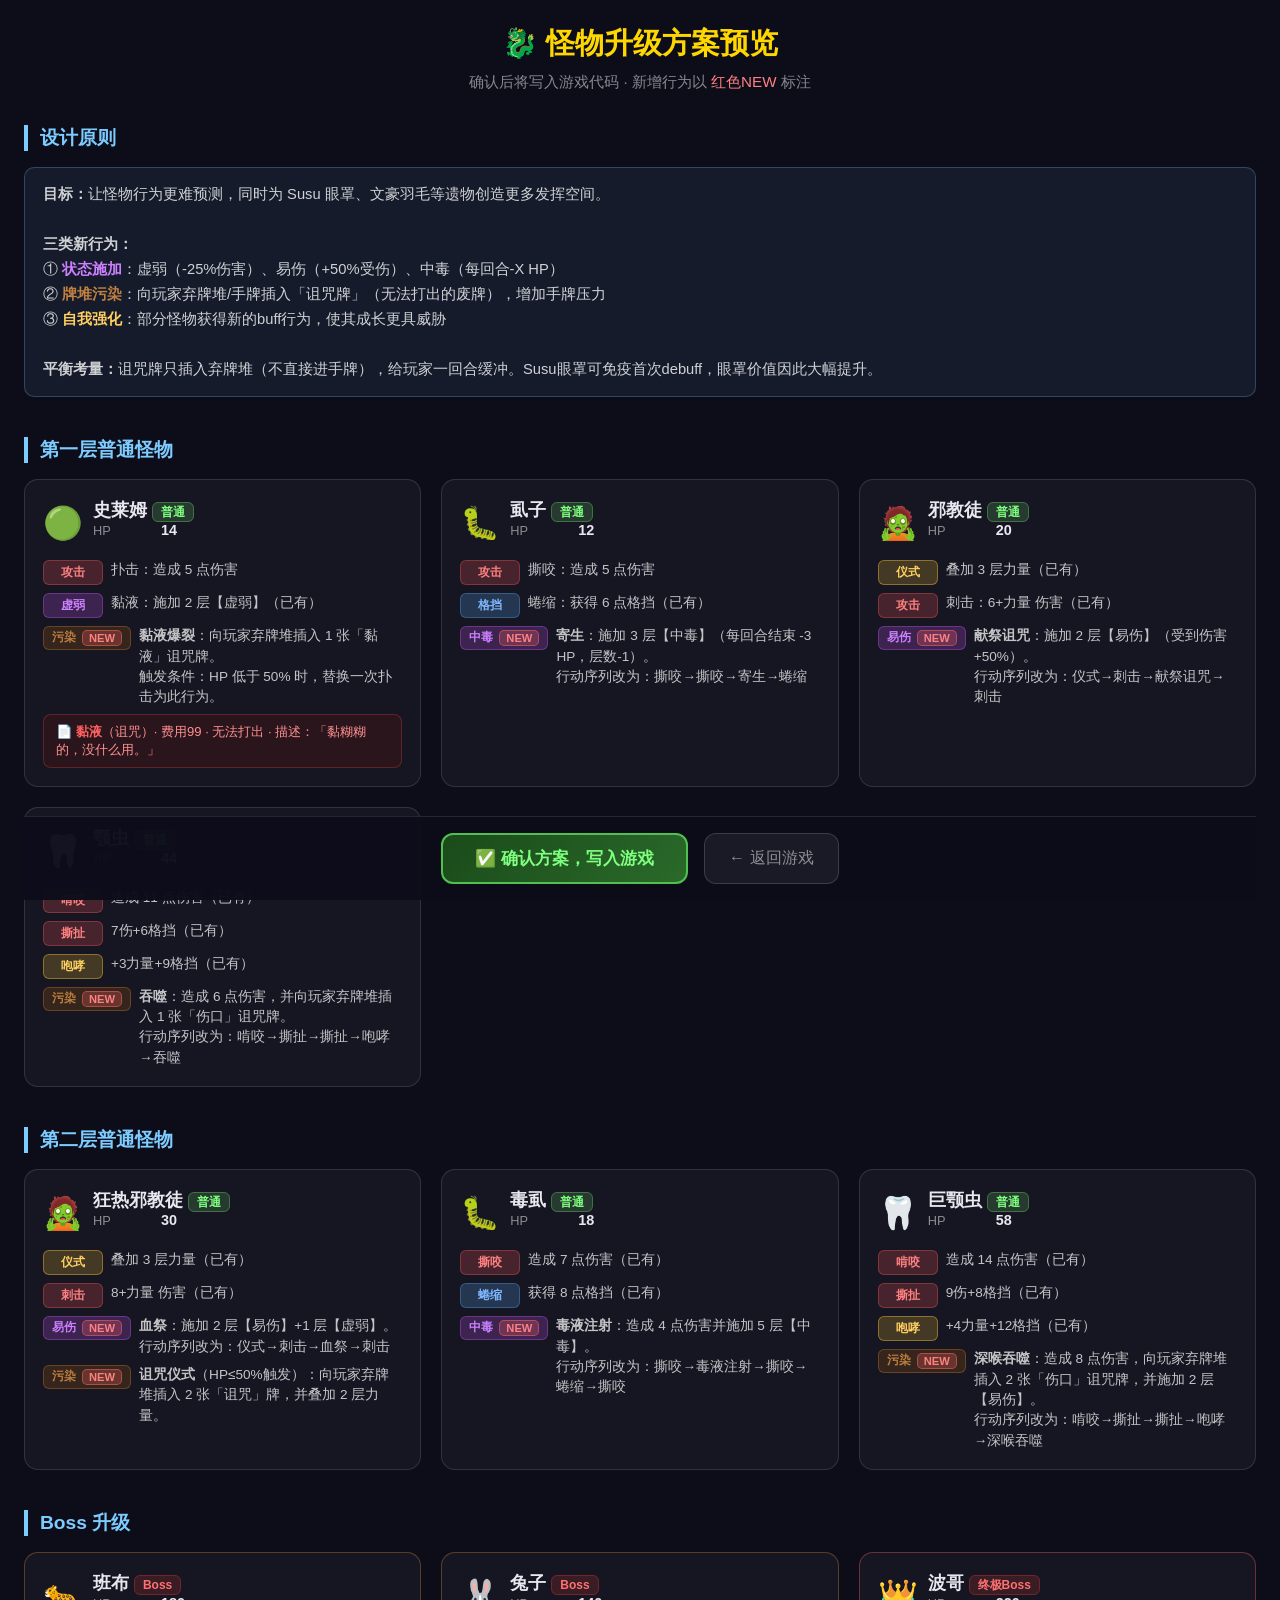
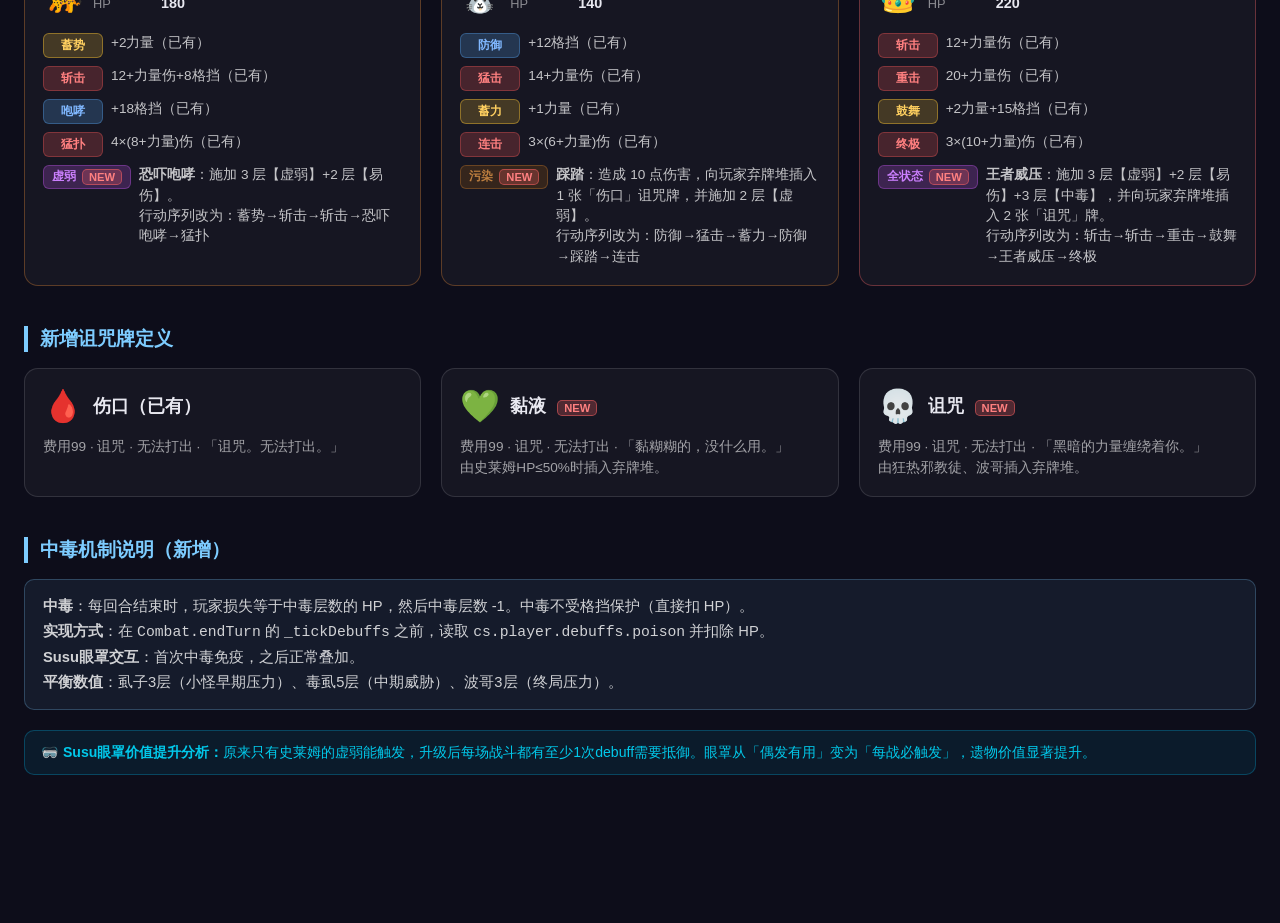
<file: monster_upgrade_preview.html>
<!DOCTYPE html>
<html lang="zh-CN">
<head>
<meta charset="UTF-8">
<meta name="viewport" content="width=device-width, initial-scale=1.0">
<title>怪物升级方案预览</title>
<style>
  * { box-sizing: border-box; margin: 0; padding: 0; }
  body { background: #0d0d1a; color: #e8e8f0; font-family: 'Segoe UI', sans-serif; padding: 24px; }
  h1 { font-size: 1.8rem; color: #ffd700; text-align: center; margin-bottom: 8px; }
  .subtitle { text-align: center; color: rgba(255,255,255,0.5); margin-bottom: 32px; font-size: 0.95rem; }
  .section { margin-bottom: 40px; }
  .section-title { font-size: 1.2rem; color: #7dccff; border-left: 4px solid #7dccff; padding-left: 12px; margin-bottom: 16px; font-weight: 700; }
  .design-note { background: rgba(125,204,255,0.08); border: 1px solid rgba(125,204,255,0.25); border-radius: 10px; padding: 14px 18px; margin-bottom: 20px; font-size: 0.92rem; line-height: 1.7; color: rgba(255,255,255,0.8); }
  .monster-grid { display: grid; grid-template-columns: repeat(auto-fill, minmax(360px, 1fr)); gap: 20px; }
  .monster-card { background: rgba(255,255,255,0.04); border: 1px solid rgba(255,255,255,0.12); border-radius: 14px; padding: 18px; }
  .monster-header { display: flex; align-items: center; gap: 10px; margin-bottom: 12px; }
  .monster-emoji { font-size: 2rem; }
  .monster-name { font-size: 1.1rem; font-weight: 800; }
  .monster-tier { font-size: 0.75rem; padding: 2px 8px; border-radius: 6px; font-weight: 700; }
  .tier-normal { background: rgba(100,200,100,0.2); color: #7fff7f; border: 1px solid rgba(100,200,100,0.4); }
  .tier-elite { background: rgba(200,150,50,0.2); color: #ffc060; border: 1px solid rgba(200,150,50,0.4); }
  .tier-boss { background: rgba(200,50,50,0.2); color: #ff7070; border: 1px solid rgba(200,50,50,0.4); }
  .action-list { display: flex; flex-direction: column; gap: 8px; }
  .action-row { display: flex; gap: 8px; align-items: flex-start; }
  .action-tag { min-width: 60px; text-align: center; padding: 3px 8px; border-radius: 6px; font-size: 0.78rem; font-weight: 700; flex-shrink: 0; }
  .tag-attack { background: rgba(220,80,80,0.25); color: #ff8080; border: 1px solid rgba(220,80,80,0.4); }
  .tag-debuff { background: rgba(180,80,220,0.25); color: #cc80ff; border: 1px solid rgba(180,80,220,0.4); }
  .tag-buff { background: rgba(255,200,50,0.2); color: #ffd060; border: 1px solid rgba(255,200,50,0.4); }
  .tag-defend { background: rgba(80,150,220,0.25); color: #80b8ff; border: 1px solid rgba(80,150,220,0.4); }
  .tag-pollute { background: rgba(100,60,20,0.4); color: #c08040; border: 1px solid rgba(160,100,40,0.5); }
  .action-desc { font-size: 0.85rem; color: rgba(255,255,255,0.75); line-height: 1.5; }
  .new-badge { display: inline-block; background: rgba(255,100,100,0.25); color: #ff8080; border: 1px solid rgba(255,100,100,0.5); border-radius: 5px; font-size: 0.7rem; font-weight: 700; padding: 1px 6px; margin-left: 6px; vertical-align: middle; }
  .unchanged { opacity: 0.5; font-style: italic; }
  .divider { border: none; border-top: 1px solid rgba(255,255,255,0.08); margin: 10px 0; }
  .susu-note { background: rgba(0,200,255,0.08); border: 1px solid rgba(0,200,255,0.25); border-radius: 10px; padding: 12px 16px; margin-top: 16px; font-size: 0.88rem; color: rgba(0,220,255,0.9); }
  .legend { display: flex; gap: 14px; flex-wrap: wrap; margin-bottom: 20px; }
  .legend-item { display: flex; align-items: center; gap: 6px; font-size: 0.82rem; color: rgba(255,255,255,0.6); }
  .confirm-bar { position: sticky; bottom: 0; background: rgba(13,13,26,0.97); border-top: 1px solid rgba(255,255,255,0.1); padding: 16px 24px; display: flex; gap: 16px; justify-content: center; }
  .btn-confirm { background: linear-gradient(135deg,#1a4a1a,#2a6a2a); color: #7fff7f; border: 2px solid #50c050; border-radius: 12px; padding: 12px 32px; font-size: 1.05rem; font-weight: 800; cursor: pointer; }
  .btn-confirm:hover { background: linear-gradient(135deg,#2a6a2a,#3a8a3a); }
  .btn-cancel { background: rgba(255,255,255,0.06); color: rgba(255,255,255,0.5); border: 1px solid rgba(255,255,255,0.15); border-radius: 12px; padding: 12px 24px; font-size: 1rem; cursor: pointer; }
  .curse-card { background: rgba(60,20,20,0.5); border: 1px solid rgba(180,60,60,0.4); border-radius: 8px; padding: 8px 12px; font-size: 0.82rem; color: #ff9090; margin-top: 6px; }
  .curse-card b { color: #ff6060; }
  .hp-bar-row { display: flex; gap: 8px; align-items: center; margin-bottom: 10px; }
  .hp-label { font-size: 0.8rem; color: rgba(255,255,255,0.5); min-width: 60px; }
  .hp-val { font-size: 0.9rem; font-weight: 700; color: #e8e8f0; }
</style>
</head>
<body>
<h1>🐉 怪物升级方案预览</h1>
<p class="subtitle">确认后将写入游戏代码 · 新增行为以 <span style="color:#ff8080">红色NEW</span> 标注</p>

<div class="section">
  <div class="section-title">设计原则</div>
  <div class="design-note">
    <b>目标：</b>让怪物行为更难预测，同时为 Susu 眼罩、文豪羽毛等遗物创造更多发挥空间。<br><br>
    <b>三类新行为：</b><br>
    ① <b style="color:#cc80ff">状态施加</b>：虚弱（-25%伤害）、易伤（+50%受伤）、中毒（每回合-X HP）<br>
    ② <b style="color:#c08040">牌堆污染</b>：向玩家弃牌堆/手牌插入「诅咒牌」（无法打出的废牌），增加手牌压力<br>
    ③ <b style="color:#ffd060">自我强化</b>：部分怪物获得新的buff行为，使其成长更具威胁<br><br>
    <b>平衡考量：</b>诅咒牌只插入弃牌堆（不直接进手牌），给玩家一回合缓冲。Susu眼罩可免疫首次debuff，眼罩价值因此大幅提升。
  </div>
</div>

<div class="section">
  <div class="section-title">第一层普通怪物</div>
  <div class="monster-grid">

    <!-- 史莱姆 -->
    <div class="monster-card">
      <div class="monster-header">
        <div class="monster-emoji">🟢</div>
        <div>
          <div class="monster-name">史莱姆 <span class="monster-tier tier-normal">普通</span></div>
          <div class="hp-bar-row"><span class="hp-label">HP</span><span class="hp-val">14</span></div>
        </div>
      </div>
      <div class="action-list">
        <div class="action-row"><span class="action-tag tag-attack">攻击</span><span class="action-desc">扑击：造成 5 点伤害</span></div>
        <div class="action-row"><span class="action-tag tag-debuff">虚弱</span><span class="action-desc">黏液：施加 2 层【虚弱】（已有）</span></div>
        <div class="action-row"><span class="action-tag tag-pollute" style="font-size:0.72rem">污染<span class="new-badge">NEW</span></span><span class="action-desc"><b>黏液爆裂</b>：向玩家弃牌堆插入 1 张「黏液」诅咒牌。<br>触发条件：HP 低于 50% 时，替换一次扑击为此行为。</span></div>
      </div>
      <div class="curse-card">📄 <b>黏液</b>（诅咒）· 费用99 · 无法打出 · 描述：「黏糊糊的，没什么用。」</div>
    </div>

    <!-- 虱子 -->
    <div class="monster-card">
      <div class="monster-header">
        <div class="monster-emoji">🐛</div>
        <div>
          <div class="monster-name">虱子 <span class="monster-tier tier-normal">普通</span></div>
          <div class="hp-bar-row"><span class="hp-label">HP</span><span class="hp-val">12</span></div>
        </div>
      </div>
      <div class="action-list">
        <div class="action-row"><span class="action-tag tag-attack">攻击</span><span class="action-desc">撕咬：造成 5 点伤害</span></div>
        <div class="action-row"><span class="action-tag tag-defend">格挡</span><span class="action-desc">蜷缩：获得 6 点格挡（已有）</span></div>
        <div class="action-row"><span class="action-tag tag-debuff" style="font-size:0.72rem">中毒<span class="new-badge">NEW</span></span><span class="action-desc"><b>寄生</b>：施加 3 层【中毒】（每回合结束 -3 HP，层数-1）。<br>行动序列改为：撕咬→撕咬→寄生→蜷缩</span></div>
      </div>
    </div>

    <!-- 邪教徒 -->
    <div class="monster-card">
      <div class="monster-header">
        <div class="monster-emoji">🧟</div>
        <div>
          <div class="monster-name">邪教徒 <span class="monster-tier tier-normal">普通</span></div>
          <div class="hp-bar-row"><span class="hp-label">HP</span><span class="hp-val">20</span></div>
        </div>
      </div>
      <div class="action-list">
        <div class="action-row"><span class="action-tag tag-buff">仪式</span><span class="action-desc">叠加 3 层力量（已有）</span></div>
        <div class="action-row"><span class="action-tag tag-attack">攻击</span><span class="action-desc">刺击：6+力量 伤害（已有）</span></div>
        <div class="action-row"><span class="action-tag tag-debuff" style="font-size:0.72rem">易伤<span class="new-badge">NEW</span></span><span class="action-desc"><b>献祭诅咒</b>：施加 2 层【易伤】（受到伤害+50%）。<br>行动序列改为：仪式→刺击→献祭诅咒→刺击</span></div>
      </div>
    </div>

    <!-- 颚虫 -->
    <div class="monster-card">
      <div class="monster-header">
        <div class="monster-emoji">🦷</div>
        <div>
          <div class="monster-name">颚虫 <span class="monster-tier tier-normal">普通</span></div>
          <div class="hp-bar-row"><span class="hp-label">HP</span><span class="hp-val">44</span></div>
        </div>
      </div>
      <div class="action-list">
        <div class="action-row"><span class="action-tag tag-attack">啃咬</span><span class="action-desc">造成 11 点伤害（已有）</span></div>
        <div class="action-row"><span class="action-tag tag-attack">撕扯</span><span class="action-desc">7伤+6格挡（已有）</span></div>
        <div class="action-row"><span class="action-tag tag-buff">咆哮</span><span class="action-desc">+3力量+9格挡（已有）</span></div>
        <div class="action-row"><span class="action-tag tag-pollute" style="font-size:0.72rem">污染<span class="new-badge">NEW</span></span><span class="action-desc"><b>吞噬</b>：造成 6 点伤害，并向玩家弃牌堆插入 1 张「伤口」诅咒牌。<br>行动序列改为：啃咬→撕扯→撕扯→咆哮→吞噬</span></div>
      </div>
    </div>

  </div>
</div>

<div class="section">
  <div class="section-title">第二层普通怪物</div>
  <div class="monster-grid">

    <!-- 狂热邪教徒 -->
    <div class="monster-card">
      <div class="monster-header">
        <div class="monster-emoji">🧟</div>
        <div>
          <div class="monster-name">狂热邪教徒 <span class="monster-tier tier-normal">普通</span></div>
          <div class="hp-bar-row"><span class="hp-label">HP</span><span class="hp-val">30</span></div>
        </div>
      </div>
      <div class="action-list">
        <div class="action-row"><span class="action-tag tag-buff">仪式</span><span class="action-desc">叠加 3 层力量（已有）</span></div>
        <div class="action-row"><span class="action-tag tag-attack">刺击</span><span class="action-desc">8+力量 伤害（已有）</span></div>
        <div class="action-row"><span class="action-tag tag-debuff" style="font-size:0.72rem">易伤<span class="new-badge">NEW</span></span><span class="action-desc"><b>血祭</b>：施加 2 层【易伤】+1 层【虚弱】。<br>行动序列改为：仪式→刺击→血祭→刺击</span></div>
        <div class="action-row"><span class="action-tag tag-pollute" style="font-size:0.72rem">污染<span class="new-badge">NEW</span></span><span class="action-desc"><b>诅咒仪式</b>（HP≤50%触发）：向玩家弃牌堆插入 2 张「诅咒」牌，并叠加 2 层力量。</span></div>
      </div>
    </div>

    <!-- 毒虱 -->
    <div class="monster-card">
      <div class="monster-header">
        <div class="monster-emoji">🐛</div>
        <div>
          <div class="monster-name">毒虱 <span class="monster-tier tier-normal">普通</span></div>
          <div class="hp-bar-row"><span class="hp-label">HP</span><span class="hp-val">18</span></div>
        </div>
      </div>
      <div class="action-list">
        <div class="action-row"><span class="action-tag tag-attack">撕咬</span><span class="action-desc">造成 7 点伤害（已有）</span></div>
        <div class="action-row"><span class="action-tag tag-defend">蜷缩</span><span class="action-desc">获得 8 点格挡（已有）</span></div>
        <div class="action-row"><span class="action-tag tag-debuff" style="font-size:0.72rem">中毒<span class="new-badge">NEW</span></span><span class="action-desc"><b>毒液注射</b>：造成 4 点伤害并施加 5 层【中毒】。<br>行动序列改为：撕咬→毒液注射→撕咬→蜷缩→撕咬</span></div>
      </div>
    </div>

    <!-- 巨颚虫 -->
    <div class="monster-card">
      <div class="monster-header">
        <div class="monster-emoji">🦷</div>
        <div>
          <div class="monster-name">巨颚虫 <span class="monster-tier tier-normal">普通</span></div>
          <div class="hp-bar-row"><span class="hp-label">HP</span><span class="hp-val">58</span></div>
        </div>
      </div>
      <div class="action-list">
        <div class="action-row"><span class="action-tag tag-attack">啃咬</span><span class="action-desc">造成 14 点伤害（已有）</span></div>
        <div class="action-row"><span class="action-tag tag-attack">撕扯</span><span class="action-desc">9伤+8格挡（已有）</span></div>
        <div class="action-row"><span class="action-tag tag-buff">咆哮</span><span class="action-desc">+4力量+12格挡（已有）</span></div>
        <div class="action-row"><span class="action-tag tag-pollute" style="font-size:0.72rem">污染<span class="new-badge">NEW</span></span><span class="action-desc"><b>深喉吞噬</b>：造成 8 点伤害，向玩家弃牌堆插入 2 张「伤口」诅咒牌，并施加 2 层【易伤】。<br>行动序列改为：啃咬→撕扯→撕扯→咆哮→深喉吞噬</span></div>
      </div>
    </div>

  </div>
</div>

<div class="section">
  <div class="section-title">Boss 升级</div>
  <div class="monster-grid">

    <!-- 班布 -->
    <div class="monster-card" style="border-color:rgba(255,150,50,0.3)">
      <div class="monster-header">
        <div class="monster-emoji">🐆</div>
        <div>
          <div class="monster-name">班布 <span class="monster-tier tier-boss">Boss</span></div>
          <div class="hp-bar-row"><span class="hp-label">HP</span><span class="hp-val">180</span></div>
        </div>
      </div>
      <div class="action-list">
        <div class="action-row"><span class="action-tag tag-buff">蓄势</span><span class="action-desc">+2力量（已有）</span></div>
        <div class="action-row"><span class="action-tag tag-attack">斩击</span><span class="action-desc">12+力量伤+8格挡（已有）</span></div>
        <div class="action-row"><span class="action-tag tag-defend">咆哮</span><span class="action-desc">+18格挡（已有）</span></div>
        <div class="action-row"><span class="action-tag tag-attack">猛扑</span><span class="action-desc">4×(8+力量)伤（已有）</span></div>
        <div class="action-row"><span class="action-tag tag-debuff" style="font-size:0.72rem">虚弱<span class="new-badge">NEW</span></span><span class="action-desc"><b>恐吓咆哮</b>：施加 3 层【虚弱】+2 层【易伤】。<br>行动序列改为：蓄势→斩击→斩击→恐吓咆哮→猛扑</span></div>
      </div>
    </div>

    <!-- 兔子（第一层Boss） -->
    <div class="monster-card" style="border-color:rgba(255,150,50,0.3)">
      <div class="monster-header">
        <div class="monster-emoji">🐰</div>
        <div>
          <div class="monster-name">兔子 <span class="monster-tier tier-boss">Boss</span></div>
          <div class="hp-bar-row"><span class="hp-label">HP</span><span class="hp-val">140</span></div>
        </div>
      </div>
      <div class="action-list">
        <div class="action-row"><span class="action-tag tag-defend">防御</span><span class="action-desc">+12格挡（已有）</span></div>
        <div class="action-row"><span class="action-tag tag-attack">猛击</span><span class="action-desc">14+力量伤（已有）</span></div>
        <div class="action-row"><span class="action-tag tag-buff">蓄力</span><span class="action-desc">+1力量（已有）</span></div>
        <div class="action-row"><span class="action-tag tag-attack">连击</span><span class="action-desc">3×(6+力量)伤（已有）</span></div>
        <div class="action-row"><span class="action-tag tag-pollute" style="font-size:0.72rem">污染<span class="new-badge">NEW</span></span><span class="action-desc"><b>踩踏</b>：造成 10 点伤害，向玩家弃牌堆插入 1 张「伤口」诅咒牌，并施加 2 层【虚弱】。<br>行动序列改为：防御→猛击→蓄力→防御→踩踏→连击</span></div>
      </div>
    </div>

    <!-- 波哥 -->
    <div class="monster-card" style="border-color:rgba(255,100,100,0.35)">
      <div class="monster-header">
        <div class="monster-emoji">👑</div>
        <div>
          <div class="monster-name">波哥 <span class="monster-tier tier-boss">终极Boss</span></div>
          <div class="hp-bar-row"><span class="hp-label">HP</span><span class="hp-val">220</span></div>
        </div>
      </div>
      <div class="action-list">
        <div class="action-row"><span class="action-tag tag-attack">斩击</span><span class="action-desc">12+力量伤（已有）</span></div>
        <div class="action-row"><span class="action-tag tag-attack">重击</span><span class="action-desc">20+力量伤（已有）</span></div>
        <div class="action-row"><span class="action-tag tag-buff">鼓舞</span><span class="action-desc">+2力量+15格挡（已有）</span></div>
        <div class="action-row"><span class="action-tag tag-attack">终极</span><span class="action-desc">3×(10+力量)伤（已有）</span></div>
        <div class="action-row"><span class="action-tag tag-debuff" style="font-size:0.72rem">全状态<span class="new-badge">NEW</span></span><span class="action-desc"><b>王者威压</b>：施加 3 层【虚弱】+2 层【易伤】+3 层【中毒】，并向玩家弃牌堆插入 2 张「诅咒」牌。<br>行动序列改为：斩击→斩击→重击→鼓舞→王者威压→终极</span></div>
      </div>
    </div>

  </div>
</div>

<div class="section">
  <div class="section-title">新增诅咒牌定义</div>
  <div class="monster-grid">
    <div class="monster-card">
      <div class="monster-header"><div class="monster-emoji">🩸</div><div><div class="monster-name">伤口（已有）</div></div></div>
      <div class="action-desc" style="color:rgba(255,255,255,0.6)">费用99 · 诅咒 · 无法打出 · 「诅咒。无法打出。」</div>
    </div>
    <div class="monster-card">
      <div class="monster-header"><div class="monster-emoji">💚</div><div><div class="monster-name">黏液 <span class="new-badge">NEW</span></div></div></div>
      <div class="action-desc" style="color:rgba(255,255,255,0.6)">费用99 · 诅咒 · 无法打出 · 「黏糊糊的，没什么用。」<br>由史莱姆HP≤50%时插入弃牌堆。</div>
    </div>
    <div class="monster-card">
      <div class="monster-header"><div class="monster-emoji">💀</div><div><div class="monster-name">诅咒 <span class="new-badge">NEW</span></div></div></div>
      <div class="action-desc" style="color:rgba(255,255,255,0.6)">费用99 · 诅咒 · 无法打出 · 「黑暗的力量缠绕着你。」<br>由狂热邪教徒、波哥插入弃牌堆。</div>
    </div>
  </div>
</div>

<div class="section">
  <div class="section-title">中毒机制说明（新增）</div>
  <div class="design-note">
    <b>中毒</b>：每回合结束时，玩家损失等于中毒层数的 HP，然后中毒层数 -1。中毒不受格挡保护（直接扣 HP）。<br>
    <b>实现方式</b>：在 <code>Combat.endTurn</code> 的 <code>_tickDebuffs</code> 之前，读取 <code>cs.player.debuffs.poison</code> 并扣除 HP。<br>
    <b>Susu眼罩交互</b>：首次中毒免疫，之后正常叠加。<br>
    <b>平衡数值</b>：虱子3层（小怪早期压力）、毒虱5层（中期威胁）、波哥3层（终局压力）。
  </div>
  <div class="susu-note">
    🥽 <b>Susu眼罩价值提升分析：</b>原来只有史莱姆的虚弱能触发，升级后每场战斗都有至少1次debuff需要抵御。眼罩从「偶发有用」变为「每战必触发」，遗物价值显著提升。
  </div>
</div>

<div class="confirm-bar">
  <button class="btn-confirm" onclick="alert('请告知开发者确认上线！')">✅ 确认方案，写入游戏</button>
  <button class="btn-cancel" onclick="history.back()">← 返回游戏</button>
</div>

</body>
</html>
</file>
